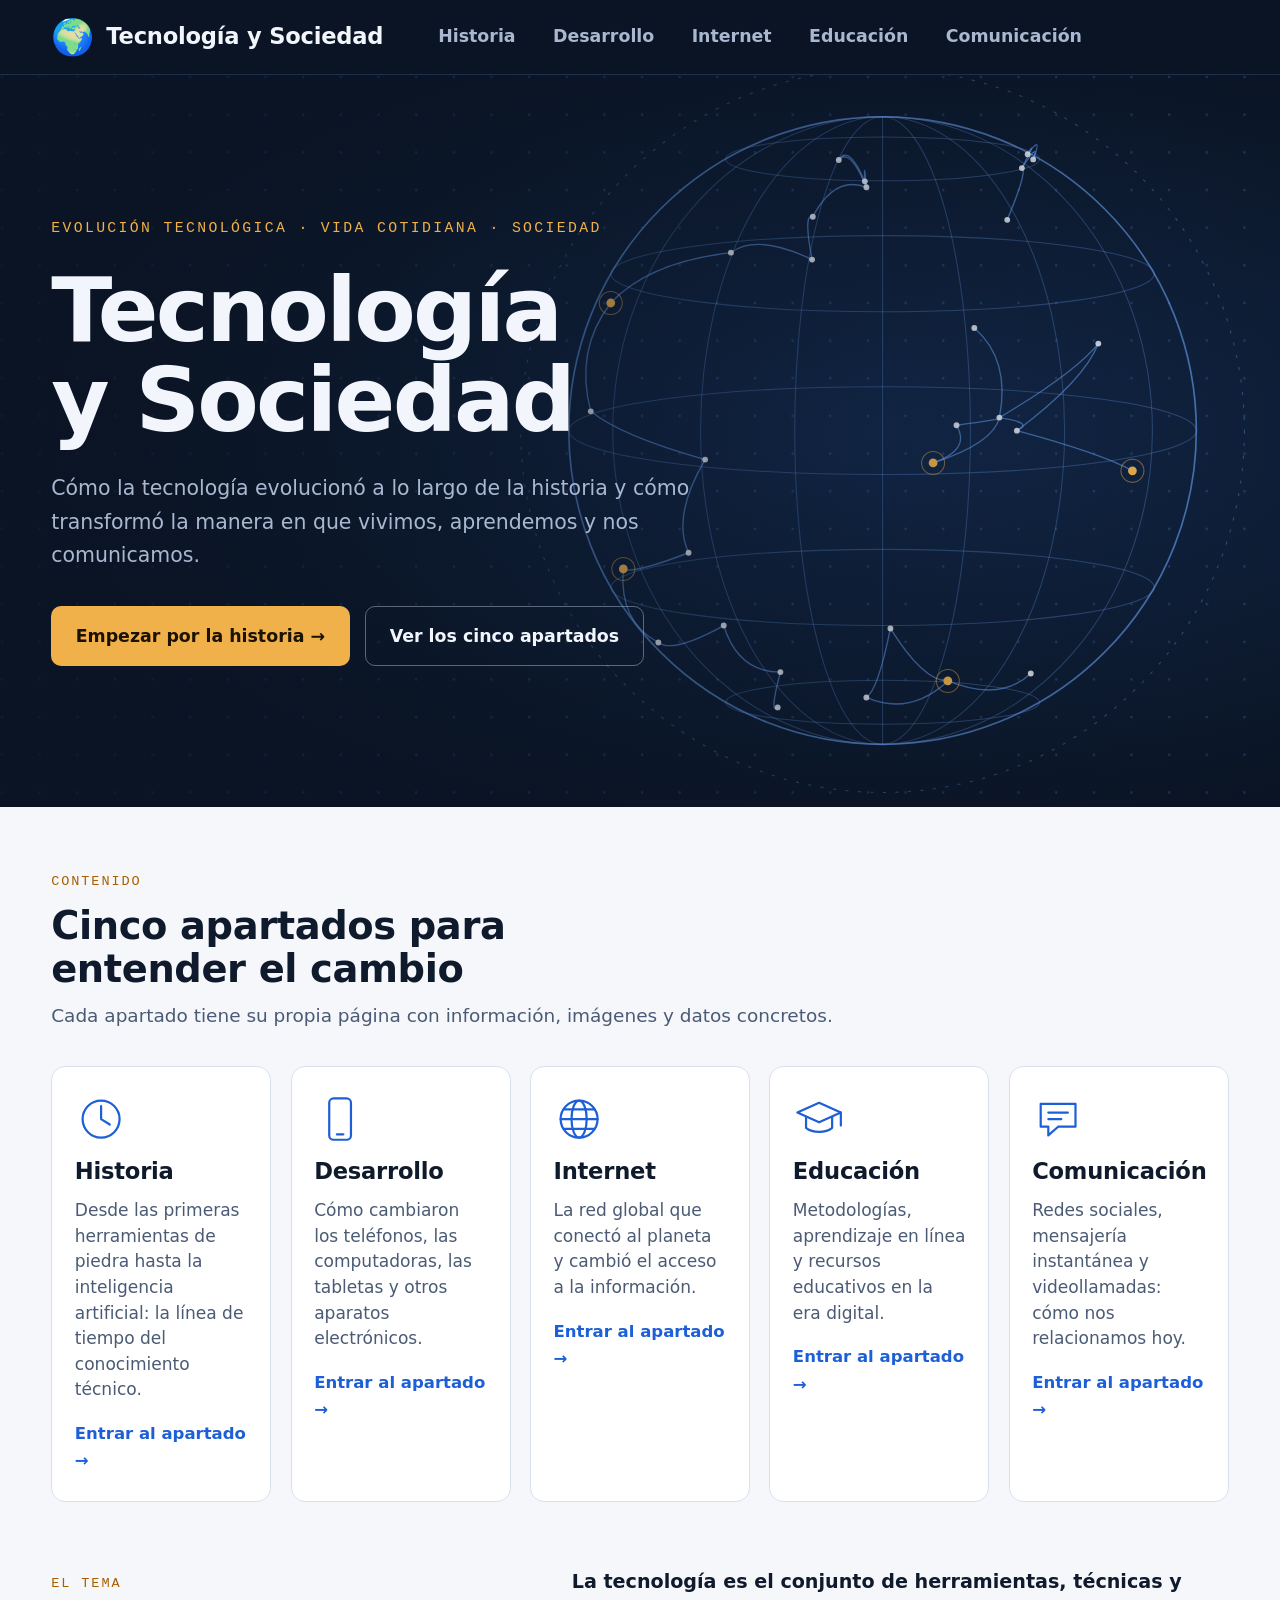
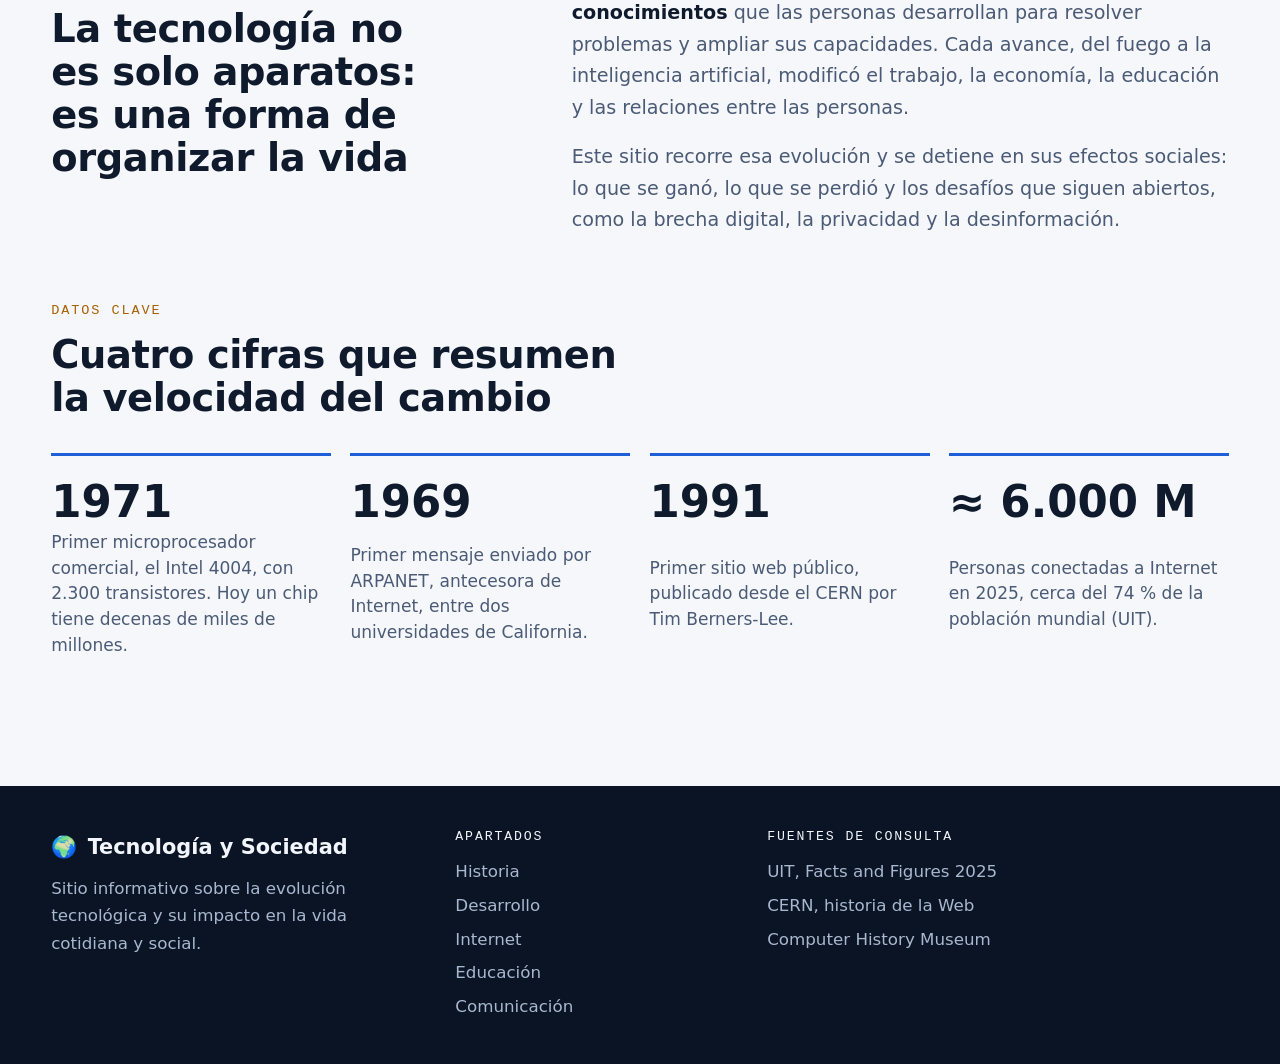
<file: index.html>
<!doctype html>
<html lang="es">

<head>
    <meta charset="utf-8">
    <meta name="viewport" content="width=device-width, initial-scale=1">
    <meta name="description"
        content="Sitio informativo sobre la evolución tecnológica y su impacto en la vida cotidiana y social.">
    <title>Tecnología y Sociedad</title>
    <link rel="stylesheet" href="styles.css">
</head>

<body>
    <header class="site-header">
        <div class="wrap"><a class="brand" href="index.html" aria-label="Tecnología y Sociedad, ir al inicio"><span
                    class="logo" aria-hidden="true">🌍</span><span class="name">Tecnología y Sociedad</span></a>
            <nav class="nav" aria-label="Apartados"><a href="historia.html">Historia</a><a
                    href="desarrollo.html">Desarrollo</a><a href="internet.html">Internet</a><a
                    href="educacion.html">Educación</a><a href="comunicacion.html">Comunicación</a></nav>
        </div>
    </header>
    <section class="hero hero-home"><svg class="wallpaper" viewBox="0 0 1440 700" preserveAspectRatio="xMaxYMid slice"
            aria-hidden="true" focusable="false">
            <defs>
                <radialGradient id="hhg" cx="0.736" cy="0.486" r="0.55">
                    <stop offset="0" stop-color="var(--hd-bg-2)" />
                    <stop offset="1" stop-color="var(--hd-bg)" />
                </radialGradient>
                <pattern id="hhp" width="36" height="36" patternUnits="userSpaceOnUse">
                    <circle cx="2" cy="2" r="1.2" fill="var(--hd-line)" opacity=".22" />
                </pattern>
                <linearGradient id="hhf" x1="0" x2="1">
                    <stop offset="0" stop-color="var(--hd-bg)" stop-opacity=".92" />
                    <stop offset=".55" stop-color="var(--hd-bg)" stop-opacity=".35" />
                    <stop offset="1" stop-color="var(--hd-bg)" stop-opacity="0" />
                </linearGradient>
            </defs>
            <rect width="1440" height="700" fill="url(#hhg)" />
            <rect width="1440" height="700" fill="url(#hhp)" />
            <circle cx="1060" cy="340" r="346" fill="none" stroke="var(--hd-line)" stroke-width="1"
                stroke-dasharray="3 9" opacity=".35" />
            <circle cx="1060" cy="340" r="300" fill="none" stroke="var(--hd-line)" stroke-width="1.6" opacity=".6" />
            <ellipse cx="1060" cy="340" rx="84.0" ry="300" fill="none" stroke="var(--hd-line)" stroke-width="1"
                opacity=".3" />
            <ellipse cx="1060" cy="340" rx="174.0" ry="300" fill="none" stroke="var(--hd-line)" stroke-width="1"
                opacity=".3" />
            <ellipse cx="1060" cy="340" rx="258.0" ry="300" fill="none" stroke="var(--hd-line)" stroke-width="1"
                opacity=".3" />
            <path d="M1060 40 V640" fill="none" stroke="var(--hd-line)" stroke-width="1" opacity=".3" />
            <ellipse cx="1060" cy="80.2" rx="150.0" ry="21.0" fill="none" stroke="var(--hd-line)" stroke-width="1"
                opacity=".3" />
            <ellipse cx="1060" cy="190.0" rx="259.8" ry="36.4" fill="none" stroke="var(--hd-line)" stroke-width="1"
                opacity=".3" />
            <ellipse cx="1060" cy="340.0" rx="300.0" ry="42.0" fill="none" stroke="var(--hd-line)" stroke-width="1"
                opacity=".3" />
            <ellipse cx="1060" cy="490.0" rx="259.8" ry="36.4" fill="none" stroke="var(--hd-line)" stroke-width="1"
                opacity=".3" />
            <ellipse cx="1060" cy="599.8" rx="150.0" ry="21.0" fill="none" stroke="var(--hd-line)" stroke-width="1"
                opacity=".3" />
            <path d="M1108.3 370.9 Q1144.9 358.4 1130.7 334.9" fill="none" stroke="var(--hd-line)" stroke-width="1.3"
                opacity=".55" />
            <path d="M1108.3 370.9 Q1165.9 352.2 1171.7 327.6" fill="none" stroke="var(--hd-line)" stroke-width="1.3"
                opacity=".55" />
            <path d="M1043.0 101.7 Q1042.0 78.5 1044.5 107.3" fill="none" stroke="var(--hd-line)" stroke-width="1.3"
                opacity=".55" />
            <path d="M1043.0 101.7 Q1027.5 65.7 1018.1 81.3" fill="none" stroke="var(--hd-line)" stroke-width="1.3"
                opacity=".55" />
            <path d="M1130.7 334.9 Q1177.1 328.8 1171.7 327.6" fill="none" stroke="var(--hd-line)" stroke-width="1.3"
                opacity=".55" />
            <path d="M1067.5 529.2 Q1055.6 588.2 1044.5 595.2" fill="none" stroke="var(--hd-line)" stroke-width="1.3"
                opacity=".55" />
            <path d="M1067.5 529.2 Q1099.2 580.0 1122.4 579.4" fill="none" stroke="var(--hd-line)" stroke-width="1.3"
                opacity=".55" />
            <path d="M1266.3 256.8 Q1252.6 292.2 1188.4 340.1" fill="none" stroke="var(--hd-line)" stroke-width="1.3"
                opacity=".55" />
            <path d="M1266.3 256.8 Q1243.9 284.7 1171.7 327.6" fill="none" stroke="var(--hd-line)" stroke-width="1.3"
                opacity=".55" />
            <path d="M962.3 570.9 Q951.4 612.0 959.7 604.7" fill="none" stroke="var(--hd-line)" stroke-width="1.3"
                opacity=".55" />
            <path d="M962.3 570.9 Q921.9 571.0 908.1 526.4" fill="none" stroke="var(--hd-line)" stroke-width="1.3"
                opacity=".55" />
            <path d="M1201.7 572.3 Q1172.4 599.7 1122.4 579.4" fill="none" stroke="var(--hd-line)" stroke-width="1.3"
                opacity=".55" />
            <path d="M800.1 218.0 Q765.4 263.3 781.0 321.6" fill="none" stroke="var(--hd-line)" stroke-width="1.3"
                opacity=".55" />
            <path d="M800.1 218.0 Q836.5 178.8 915.0 169.9" fill="none" stroke="var(--hd-line)" stroke-width="1.3"
                opacity=".55" />
            <path d="M1204.0 80.7 Q1213.7 55.4 1198.7 75.8" fill="none" stroke="var(--hd-line)" stroke-width="1.3"
                opacity=".55" />
            <path d="M1204.0 80.7 Q1211.0 62.0 1193.2 89.0" fill="none" stroke="var(--hd-line)" stroke-width="1.3"
                opacity=".55" />
            <path d="M1147.7 241.9 Q1182.5 272.1 1171.7 327.6" fill="none" stroke="var(--hd-line)" stroke-width="1.3"
                opacity=".55" />
            <path d="M845.6 542.6 Q859.0 553.4 908.1 526.4" fill="none" stroke="var(--hd-line)" stroke-width="1.3"
                opacity=".55" />
            <path d="M845.6 542.6 Q807.8 522.7 812.1 472.3" fill="none" stroke="var(--hd-line)" stroke-width="1.3"
                opacity=".55" />
            <path d="M781.0 321.6 Q809.7 345.2 890.3 367.7" fill="none" stroke="var(--hd-line)" stroke-width="1.3"
                opacity=".55" />
            <path d="M1044.5 595.2 Q1085.9 613.2 1122.4 579.4" fill="none" stroke="var(--hd-line)" stroke-width="1.3"
                opacity=".55" />
            <path d="M1298.9 378.5 Q1269.5 362.0 1188.4 340.1" fill="none" stroke="var(--hd-line)" stroke-width="1.3"
                opacity=".55" />
            <path d="M1171.7 327.6 Q1206.0 332.5 1188.4 340.1" fill="none" stroke="var(--hd-line)" stroke-width="1.3"
                opacity=".55" />
            <path d="M890.3 367.7 Q858.3 422.0 874.5 456.8" fill="none" stroke="var(--hd-line)" stroke-width="1.3"
                opacity=".55" />
            <path d="M1198.7 75.8 Q1208.1 59.4 1193.2 89.0" fill="none" stroke="var(--hd-line)" stroke-width="1.3"
                opacity=".55" />
            <path d="M1179.2 138.5 Q1198.9 91.1 1193.2 89.0" fill="none" stroke="var(--hd-line)" stroke-width="1.3"
                opacity=".55" />
            <path d="M874.5 456.8 Q820.7 477.5 812.1 472.3" fill="none" stroke="var(--hd-line)" stroke-width="1.3"
                opacity=".55" />
            <path d="M992.6 176.5 Q984.0 131.6 993.3 135.5" fill="none" stroke="var(--hd-line)" stroke-width="1.3"
                opacity=".55" />
            <path d="M992.6 176.5 Q939.9 151.3 915.0 169.9" fill="none" stroke="var(--hd-line)" stroke-width="1.3"
                opacity=".55" />
            <path d="M993.3 135.5 Q1014.1 95.8 1044.5 107.3" fill="none" stroke="var(--hd-line)" stroke-width="1.3"
                opacity=".55" />
            <path d="M1044.5 107.3 Q1028.3 68.5 1018.1 81.3" fill="none" stroke="var(--hd-line)" stroke-width="1.3"
                opacity=".55" />
            <circle cx="1108.3" cy="370.9" r="4.2" fill="var(--hd-warm)" opacity="1" />
            <circle cx="1108.3" cy="370.9" r="11" fill="none" stroke="var(--hd-warm)" stroke-width="1" opacity=".5" />
            <circle cx="1043.0" cy="101.7" r="2.8" fill="var(--hd-fg)" opacity="0.85" />
            <circle cx="1130.7" cy="334.9" r="2.8" fill="var(--hd-fg)" opacity="0.85" />
            <circle cx="1067.5" cy="529.2" r="2.8" fill="var(--hd-fg)" opacity="0.85" />
            <circle cx="1266.3" cy="256.8" r="2.8" fill="var(--hd-fg)" opacity="0.85" />
            <circle cx="962.3" cy="570.9" r="2.8" fill="var(--hd-fg)" opacity="0.85" />
            <circle cx="1201.7" cy="572.3" r="2.8" fill="var(--hd-fg)" opacity="0.85" />
            <circle cx="800.1" cy="218.0" r="4.2" fill="var(--hd-warm)" opacity="1" />
            <circle cx="800.1" cy="218.0" r="11" fill="none" stroke="var(--hd-warm)" stroke-width="1" opacity=".5" />
            <circle cx="1204.0" cy="80.7" r="2.8" fill="var(--hd-fg)" opacity="0.85" />
            <circle cx="1147.7" cy="241.9" r="2.8" fill="var(--hd-fg)" opacity="0.85" />
            <circle cx="845.6" cy="542.6" r="2.8" fill="var(--hd-fg)" opacity="0.85" />
            <circle cx="781.0" cy="321.6" r="2.8" fill="var(--hd-fg)" opacity="0.85" />
            <circle cx="908.1" cy="526.4" r="2.8" fill="var(--hd-fg)" opacity="0.85" />
            <circle cx="1044.5" cy="595.2" r="2.8" fill="var(--hd-fg)" opacity="0.85" />
            <circle cx="1298.9" cy="378.5" r="4.2" fill="var(--hd-warm)" opacity="1" />
            <circle cx="1298.9" cy="378.5" r="11" fill="none" stroke="var(--hd-warm)" stroke-width="1" opacity=".5" />
            <circle cx="1171.7" cy="327.6" r="2.8" fill="var(--hd-fg)" opacity="0.85" />
            <circle cx="1188.4" cy="340.1" r="2.8" fill="var(--hd-fg)" opacity="0.85" />
            <circle cx="890.3" cy="367.7" r="2.8" fill="var(--hd-fg)" opacity="0.85" />
            <circle cx="1198.7" cy="75.8" r="2.8" fill="var(--hd-fg)" opacity="0.85" />
            <circle cx="1179.2" cy="138.5" r="2.8" fill="var(--hd-fg)" opacity="0.85" />
            <circle cx="874.5" cy="456.8" r="2.8" fill="var(--hd-fg)" opacity="0.85" />
            <circle cx="812.1" cy="472.3" r="4.2" fill="var(--hd-warm)" opacity="1" />
            <circle cx="812.1" cy="472.3" r="11" fill="none" stroke="var(--hd-warm)" stroke-width="1" opacity=".5" />
            <circle cx="992.6" cy="176.5" r="2.8" fill="var(--hd-fg)" opacity="0.85" />
            <circle cx="993.3" cy="135.5" r="2.8" fill="var(--hd-fg)" opacity="0.85" />
            <circle cx="1193.2" cy="89.0" r="2.8" fill="var(--hd-fg)" opacity="0.85" />
            <circle cx="959.7" cy="604.7" r="2.8" fill="var(--hd-fg)" opacity="0.85" />
            <circle cx="1044.5" cy="107.3" r="2.8" fill="var(--hd-fg)" opacity="0.85" />
            <circle cx="1018.1" cy="81.3" r="2.8" fill="var(--hd-fg)" opacity="0.85" />
            <circle cx="1122.4" cy="579.4" r="4.2" fill="var(--hd-warm)" opacity="1" />
            <circle cx="1122.4" cy="579.4" r="11" fill="none" stroke="var(--hd-warm)" stroke-width="1" opacity=".5" />
            <circle cx="915.0" cy="169.9" r="2.8" fill="var(--hd-fg)" opacity="0.85" />
            <rect width="1440" height="700" fill="url(#hhf)" />
        </svg>
        <div class="wrap">
            <div class="copy">
                <div class="eyebrow">Evolución tecnológica · Vida cotidiana · Sociedad</div>
                <h1>Tecnología y Sociedad</h1>
                <p class="lead">Cómo la tecnología evolucionó a lo largo de la historia y cómo transformó la manera en
                    que vivimos, aprendemos y nos comunicamos.</p>
                <div class="cta"><a class="btn btn-primary" href="historia.html">Empezar por la historia →</a><a
                        class="btn btn-ghost" href="#apartados">Ver los cinco apartados</a></div>
            </div>
        </div>
    </section>
    <section class="section" id="apartados">
        <div class="wrap">
            <div class="section-head"><span class="kicker">Contenido</span>
                <h2>Cinco apartados para entender el cambio</h2>
                <p>Cada apartado tiene su propia página con información, imágenes y datos concretos.</p>
            </div>
            <div class="topics"><a class="topic" href="historia.html"><svg class="ico" viewBox="0 0 48 48" fill="none"
                        stroke="currentColor" stroke-width="2.2" stroke-linecap="round" stroke-linejoin="round"
                        aria-hidden="true">
                        <circle cx="24" cy="24" r="17" />
                        <path d="M24 12 V24 L32 29" />
                    </svg>
                    <h3>Historia</h3>
                    <p>Desde las primeras herramientas de piedra hasta la inteligencia artificial: la línea de tiempo
                        del conocimiento técnico.</p><span class="go">Entrar al apartado →</span>
                </a><a class="topic" href="desarrollo.html"><svg class="ico" viewBox="0 0 48 48" fill="none"
                        stroke="currentColor" stroke-width="2.2" stroke-linecap="round" stroke-linejoin="round"
                        aria-hidden="true">
                        <rect x="14" y="5" width="20" height="38" rx="4" />
                        <path d="M21 38 H27" />
                    </svg>
                    <h3>Desarrollo</h3>
                    <p>Cómo cambiaron los teléfonos, las computadoras, las tabletas y otros aparatos electrónicos.</p>
                    <span class="go">Entrar al apartado →</span>
                </a><a class="topic" href="internet.html"><svg class="ico" viewBox="0 0 48 48" fill="none"
                        stroke="currentColor" stroke-width="2.2" stroke-linecap="round" stroke-linejoin="round"
                        aria-hidden="true">
                        <circle cx="24" cy="24" r="17" />
                        <ellipse cx="24" cy="24" rx="7" ry="17" />
                        <path d="M7 24 H41 M10 15 H38 M10 33 H38" />
                    </svg>
                    <h3>Internet</h3>
                    <p>La red global que conectó al planeta y cambió el acceso a la información.</p><span
                        class="go">Entrar al apartado →</span>
                </a><a class="topic" href="educacion.html"><svg class="ico" viewBox="0 0 48 48" fill="none"
                        stroke="currentColor" stroke-width="2.2" stroke-linecap="round" stroke-linejoin="round"
                        aria-hidden="true">
                        <path d="M4 18 L24 9 L44 18 L24 27 Z" />
                        <path d="M12 22 V32 C18 37 30 37 36 32 V22 M44 18 V30" />
                    </svg>
                    <h3>Educación</h3>
                    <p>Metodologías, aprendizaje en línea y recursos educativos en la era digital.</p><span
                        class="go">Entrar al apartado →</span>
                </a><a class="topic" href="comunicacion.html"><svg class="ico" viewBox="0 0 48 48" fill="none"
                        stroke="currentColor" stroke-width="2.2" stroke-linecap="round" stroke-linejoin="round"
                        aria-hidden="true">
                        <path d="M8 10 H40 V31 H24 L15 39 V31 H8 Z" />
                        <path d="M15 18 H33 M15 24 H27" />
                    </svg>
                    <h3>Comunicación</h3>
                    <p>Redes sociales, mensajería instantánea y videollamadas: cómo nos relacionamos hoy.</p><span
                        class="go">Entrar al apartado →</span>
                </a></div>
        </div>
    </section>
    <section class="section">
        <div class="wrap">
            <div class="about">
                <div><span class="kicker">El tema</span>
                    <h2 style="margin-top:.6rem">La tecnología no es solo aparatos: es una forma de organizar la vida
                    </h2>
                </div>
                <div class="txt">
                    <p><b>La tecnología es el conjunto de herramientas, técnicas y conocimientos</b> que las personas
                        desarrollan para resolver problemas y ampliar sus capacidades. Cada avance, del fuego a la
                        inteligencia artificial, modificó el trabajo, la economía, la educación y las relaciones entre
                        las personas.</p>
                    <p>Este sitio recorre esa evolución y se detiene en sus efectos sociales: lo que se ganó, lo que se
                        perdió y los desafíos que siguen abiertos, como la brecha digital, la privacidad y la
                        desinformación.</p>
                </div>
            </div>
        </div>
    </section>
    <section class="section" id="datos">
        <div class="wrap">
            <div class="section-head"><span class="kicker">Datos clave</span>
                <h2>Cuatro cifras que resumen la velocidad del cambio</h2>
            </div>
            <div class="stats">
                <div class="stat"><b>1971</b><span>Primer microprocesador comercial, el Intel 4004, con 2.300
                        transistores. Hoy un chip tiene decenas de miles de millones.</span></div>
                <div class="stat"><b>1969</b><span>Primer mensaje enviado por ARPANET, antecesora de Internet, entre dos
                        universidades de California.</span></div>
                <div class="stat"><b>1991</b><span>Primer sitio web público, publicado desde el CERN por Tim
                        Berners-Lee.</span></div>
                <div class="stat"><b>≈ 6.000 M</b><span>Personas conectadas a Internet en 2025, cerca del 74 % de la
                        población mundial (UIT).</span></div>
            </div>
        </div>
    </section>
    <footer class="site-footer">
        <div class="wrap">
            <div>
                <div class="fb"><span aria-hidden="true">🌍</span>Tecnología y Sociedad</div>
                <p>Sitio informativo sobre la evolución tecnológica y su impacto en la vida cotidiana y social.</p>
            </div>
            <div>
                <h4>Apartados</h4>
                <ul>
                    <li><a href="historia.html">Historia</a></li>
                    <li><a href="desarrollo.html">Desarrollo</a></li>
                    <li><a href="internet.html">Internet</a></li>
                    <li><a href="educacion.html">Educación</a></li>
                    <li><a href="comunicacion.html">Comunicación</a></li>
                </ul>
            </div>
            <div>
                <h4>Fuentes de consulta</h4>
                <ul>
                    <li><a href="https://www.itu.int/en/mediacentre/Pages/PR-2025-11-17-Facts-and-Figures.aspx"
                            rel="noopener" target="_blank">UIT, Facts and Figures 2025</a></li>
                    <li><a href="https://home.cern/science/computing/birth-web" rel="noopener" target="_blank">CERN,
                            historia de la Web</a></li>
                    <li><a href="https://computerhistory.org" rel="noopener" target="_blank">Computer History Museum</a>
                    </li>
                </ul>
            </div>
        </div>
    </footer>
</body>

</html>
</file>
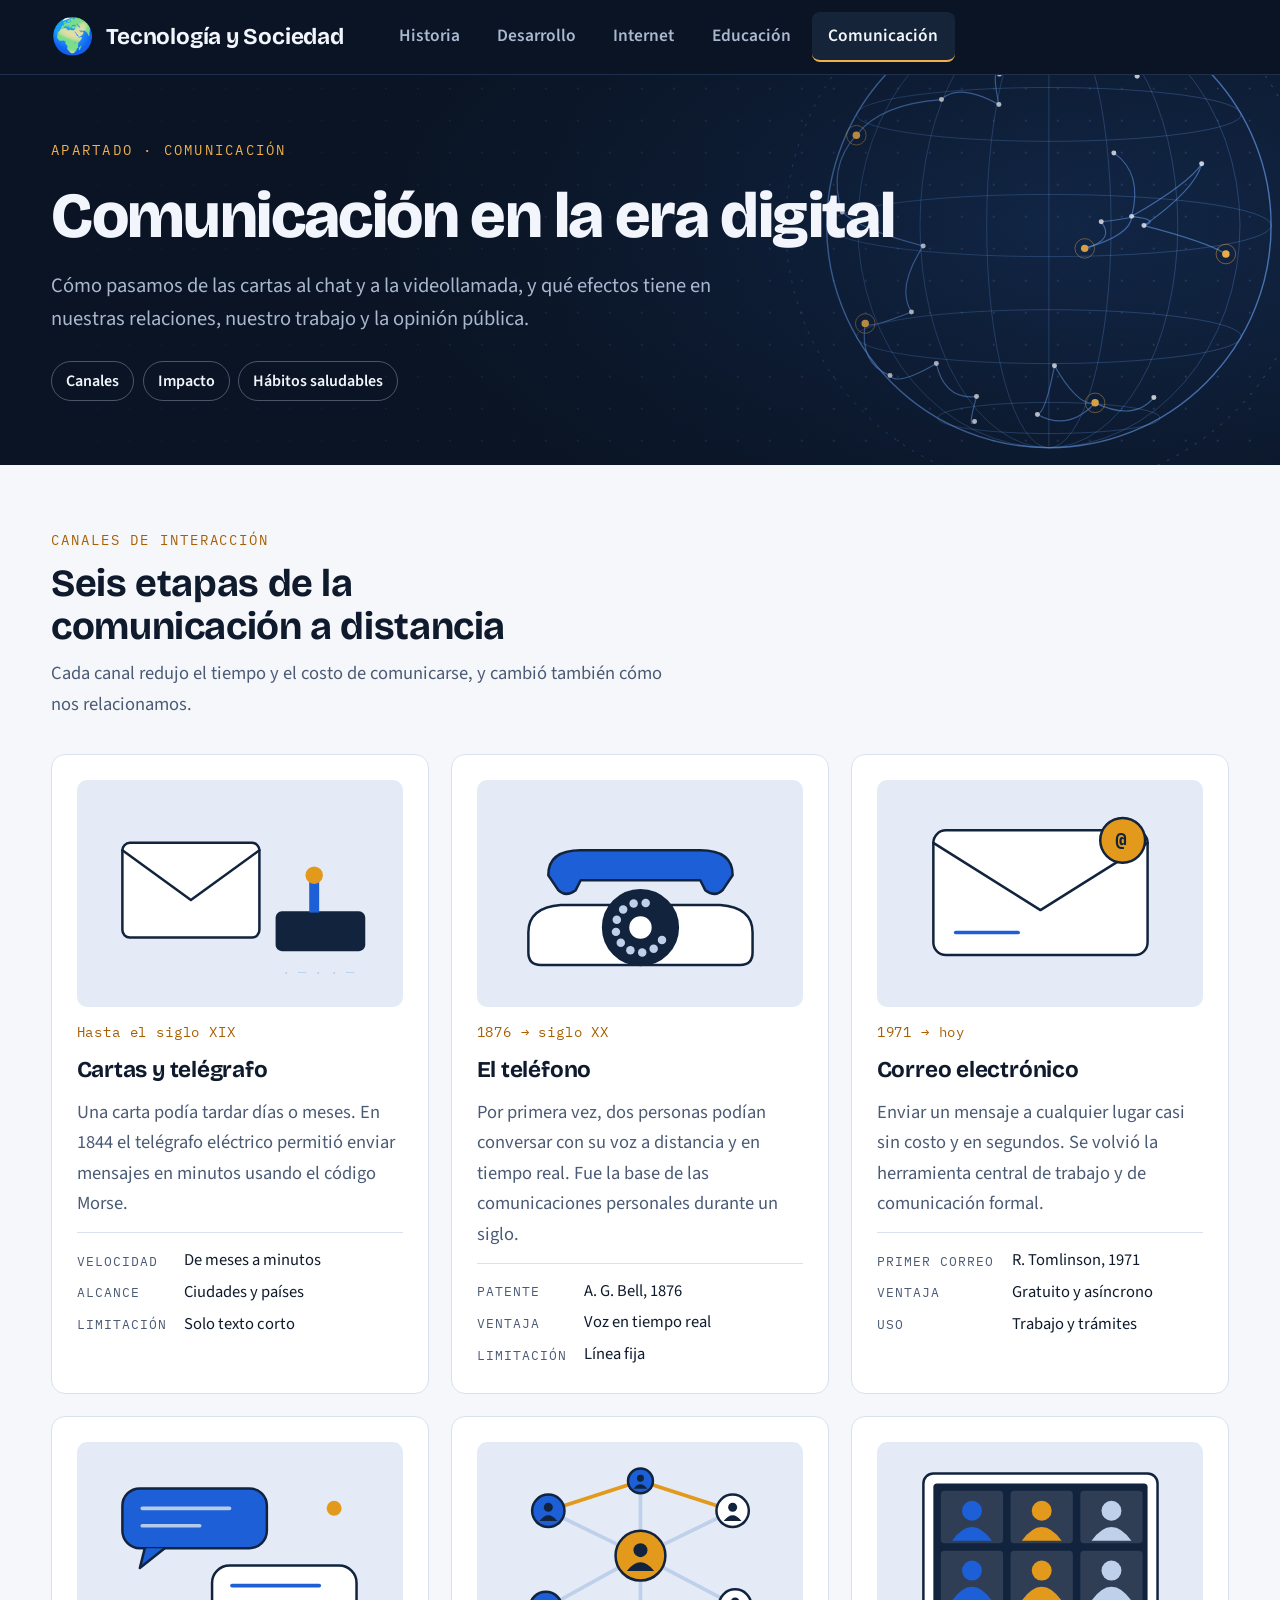
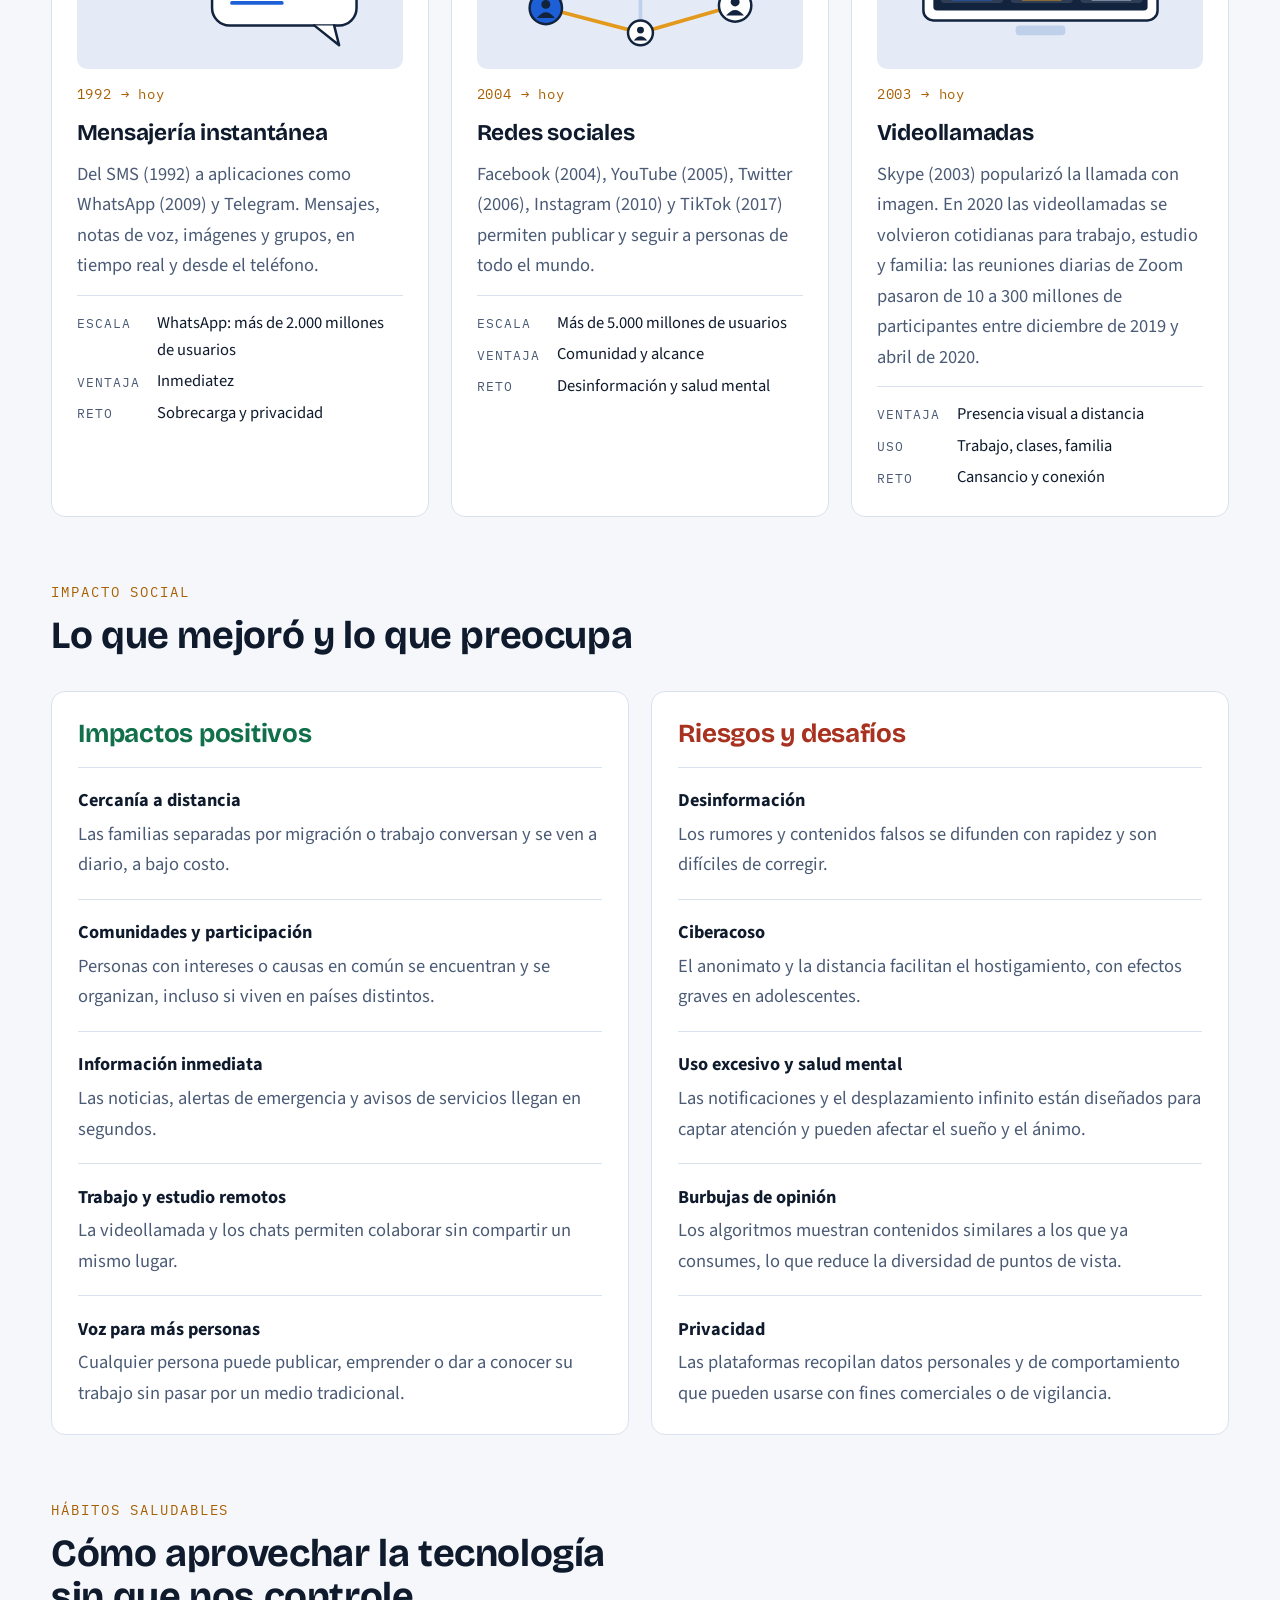
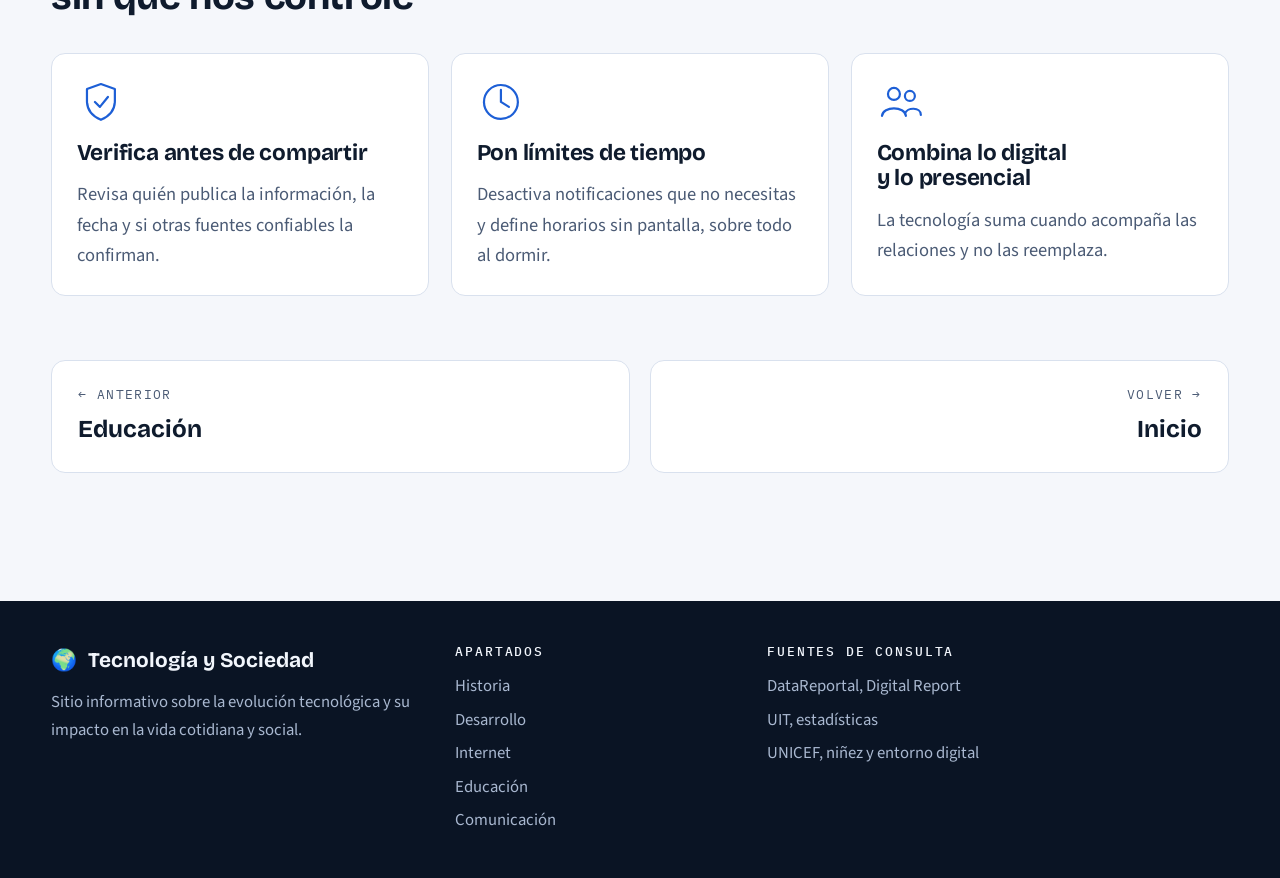
<file: comunicacion.html>
<!doctype html>
<html lang="es">

<head>
    <meta charset="utf-8">
    <meta name="viewport" content="width=device-width, initial-scale=1">
    <meta name="description"
        content="Transformación de los canales de comunicación: redes sociales, mensajería instantánea y videollamadas.">
    <title>Comunicación · Tecnología y Sociedad</title>
    <link rel="preconnect" href="https://fonts.googleapis.com">
    <link rel="preconnect" href="https://fonts.gstatic.com" crossorigin>
    <link rel="stylesheet"
        href="https://fonts.googleapis.com/css2?family=Bricolage+Grotesque:opsz,wght@12..96,500;12..96,700;12..96,800&family=IBM+Plex+Mono:wght@400;500&family=Source+Sans+3:wght@400;600;700&display=swap">
    <link rel="stylesheet" href="styles.css">
</head>

<body>
    <header class="site-header">
        <div class="wrap"><a class="brand" href="index.html" aria-label="Tecnología y Sociedad, ir al inicio"><span
                    class="logo" aria-hidden="true">🌍</span><span class="name">Tecnología y Sociedad</span></a>
            <nav class="nav" aria-label="Apartados"><a href="historia.html">Historia</a><a
                    href="desarrollo.html">Desarrollo</a><a href="internet.html">Internet</a><a
                    href="educacion.html">Educación</a><a href="comunicacion.html" aria-current="page">Comunicación</a>
            </nav>
        </div>
    </header>
    <section class="hero hero-page"><svg class="wallpaper" viewBox="0 0 1440 700" preserveAspectRatio="xMaxYMid slice"
            aria-hidden="true" focusable="false">
            <defs>
                <radialGradient id="hpg" cx="0.819" cy="0.429" r="0.55">
                    <stop offset="0" stop-color="var(--hd-bg-2)" />
                    <stop offset="1" stop-color="var(--hd-bg)" />
                </radialGradient>
                <pattern id="hpp" width="36" height="36" patternUnits="userSpaceOnUse">
                    <circle cx="2" cy="2" r="1.2" fill="var(--hd-line)" opacity=".22" />
                </pattern>
                <linearGradient id="hpf" x1="0" x2="1">
                    <stop offset="0" stop-color="var(--hd-bg)" stop-opacity=".92" />
                    <stop offset=".55" stop-color="var(--hd-bg)" stop-opacity=".35" />
                    <stop offset="1" stop-color="var(--hd-bg)" stop-opacity="0" />
                </linearGradient>
            </defs>
            <rect width="1440" height="700" fill="url(#hpg)" />
            <rect width="1440" height="700" fill="url(#hpp)" />
            <circle cx="1180" cy="300" r="296" fill="none" stroke="var(--hd-line)" stroke-width="1"
                stroke-dasharray="3 9" opacity=".35" />
            <circle cx="1180" cy="300" r="250" fill="none" stroke="var(--hd-line)" stroke-width="1.6" opacity=".6" />
            <ellipse cx="1180" cy="300" rx="70.0" ry="250" fill="none" stroke="var(--hd-line)" stroke-width="1"
                opacity=".3" />
            <ellipse cx="1180" cy="300" rx="145.0" ry="250" fill="none" stroke="var(--hd-line)" stroke-width="1"
                opacity=".3" />
            <ellipse cx="1180" cy="300" rx="215.0" ry="250" fill="none" stroke="var(--hd-line)" stroke-width="1"
                opacity=".3" />
            <path d="M1180 50 V550" fill="none" stroke="var(--hd-line)" stroke-width="1" opacity=".3" />
            <ellipse cx="1180" cy="83.5" rx="125.0" ry="17.5" fill="none" stroke="var(--hd-line)" stroke-width="1"
                opacity=".3" />
            <ellipse cx="1180" cy="175.0" rx="216.5" ry="30.3" fill="none" stroke="var(--hd-line)" stroke-width="1"
                opacity=".3" />
            <ellipse cx="1180" cy="300.0" rx="250.0" ry="35.0" fill="none" stroke="var(--hd-line)" stroke-width="1"
                opacity=".3" />
            <ellipse cx="1180" cy="425.0" rx="216.5" ry="30.3" fill="none" stroke="var(--hd-line)" stroke-width="1"
                opacity=".3" />
            <ellipse cx="1180" cy="516.5" rx="125.0" ry="17.5" fill="none" stroke="var(--hd-line)" stroke-width="1"
                opacity=".3" />
            <path d="M1220.3 325.7 Q1255.0 316.2 1238.9 295.8" fill="none" stroke="var(--hd-line)" stroke-width="1.3"
                opacity=".55" />
            <path d="M1220.3 325.7 Q1272.5 310.7 1273.1 289.7" fill="none" stroke="var(--hd-line)" stroke-width="1.3"
                opacity=".55" />
            <path d="M1165.8 101.4 Q1164.7 77.8 1167.1 106.1" fill="none" stroke="var(--hd-line)" stroke-width="1.3"
                opacity=".55" />
            <path d="M1165.8 101.4 Q1152.4 67.1 1145.1 84.4" fill="none" stroke="var(--hd-line)" stroke-width="1.3"
                opacity=".55" />
            <path d="M1238.9 295.8 Q1281.9 290.2 1273.1 289.7" fill="none" stroke="var(--hd-line)" stroke-width="1.3"
                opacity=".55" />
            <path d="M1186.3 457.7 Q1176.2 511.2 1167.1 512.6" fill="none" stroke="var(--hd-line)" stroke-width="1.3"
                opacity=".55" />
            <path d="M1186.3 457.7 Q1213.3 504.3 1232.0 499.5" fill="none" stroke="var(--hd-line)" stroke-width="1.3"
                opacity=".55" />
            <path d="M1351.9 230.6 Q1344.7 259.1 1287.0 300.1" fill="none" stroke="var(--hd-line)" stroke-width="1.3"
                opacity=".55" />
            <path d="M1351.9 230.6 Q1337.4 252.7 1273.1 289.7" fill="none" stroke="var(--hd-line)" stroke-width="1.3"
                opacity=".55" />
            <path d="M1098.6 492.4 Q1087.9 530.7 1096.4 520.6" fill="none" stroke="var(--hd-line)" stroke-width="1.3"
                opacity=".55" />
            <path d="M1098.6 492.4 Q1062.7 496.2 1053.4 455.3" fill="none" stroke="var(--hd-line)" stroke-width="1.3"
                opacity=".55" />
            <path d="M1298.1 493.6 Q1275.4 520.4 1232.0 499.5" fill="none" stroke="var(--hd-line)" stroke-width="1.3"
                opacity=".55" />
            <path d="M963.4 198.4 Q930.3 235.0 947.5 284.7" fill="none" stroke="var(--hd-line)" stroke-width="1.3"
                opacity=".55" />
            <path d="M963.4 198.4 Q990.2 163.1 1059.2 158.3" fill="none" stroke="var(--hd-line)" stroke-width="1.3"
                opacity=".55" />
            <path d="M1300.0 83.9 Q1310.1 59.0 1295.6 79.9" fill="none" stroke="var(--hd-line)" stroke-width="1.3"
                opacity=".55" />
            <path d="M1300.0 83.9 Q1307.9 64.5 1291.0 90.8" fill="none" stroke="var(--hd-line)" stroke-width="1.3"
                opacity=".55" />
            <path d="M1253.1 218.3 Q1285.9 241.4 1273.1 289.7" fill="none" stroke="var(--hd-line)" stroke-width="1.3"
                opacity=".55" />
            <path d="M1001.3 468.8 Q1009.6 481.0 1053.4 455.3" fill="none" stroke="var(--hd-line)" stroke-width="1.3"
                opacity=".55" />
            <path d="M1001.3 468.8 Q966.3 454.8 973.4 410.2" fill="none" stroke="var(--hd-line)" stroke-width="1.3"
                opacity=".55" />
            <path d="M947.5 284.7 Q967.1 304.4 1038.6 323.1" fill="none" stroke="var(--hd-line)" stroke-width="1.3"
                opacity=".55" />
            <path d="M1167.1 512.6 Q1202.0 532.0 1232.0 499.5" fill="none" stroke="var(--hd-line)" stroke-width="1.3"
                opacity=".55" />
            <path d="M1379.1 332.1 Q1358.9 318.8 1287.0 300.1" fill="none" stroke="var(--hd-line)" stroke-width="1.3"
                opacity=".55" />
            <path d="M1273.1 289.7 Q1306.0 293.6 1287.0 300.1" fill="none" stroke="var(--hd-line)" stroke-width="1.3"
                opacity=".55" />
            <path d="M1038.6 323.1 Q1007.9 370.0 1025.4 397.3" fill="none" stroke="var(--hd-line)" stroke-width="1.3"
                opacity=".55" />
            <path d="M1295.6 79.9 Q1305.4 62.3 1291.0 90.8" fill="none" stroke="var(--hd-line)" stroke-width="1.3"
                opacity=".55" />
            <path d="M1279.3 132.1 Q1297.8 88.8 1291.0 90.8" fill="none" stroke="var(--hd-line)" stroke-width="1.3"
                opacity=".55" />
            <path d="M1025.4 397.3 Q976.8 416.7 973.4 410.2" fill="none" stroke="var(--hd-line)" stroke-width="1.3"
                opacity=".55" />
            <path d="M1123.8 163.8 Q1115.2 122.2 1124.4 129.6" fill="none" stroke="var(--hd-line)" stroke-width="1.3"
                opacity=".55" />
            <path d="M1123.8 163.8 Q1077.6 139.1 1059.2 158.3" fill="none" stroke="var(--hd-line)" stroke-width="1.3"
                opacity=".55" />
            <path d="M1124.4 129.6 Q1140.9 92.3 1167.1 106.1" fill="none" stroke="var(--hd-line)" stroke-width="1.3"
                opacity=".55" />
            <path d="M1167.1 106.1 Q1153.1 69.4 1145.1 84.4" fill="none" stroke="var(--hd-line)" stroke-width="1.3"
                opacity=".55" />
            <circle cx="1220.3" cy="325.7" r="4.2" fill="var(--hd-warm)" opacity="1" />
            <circle cx="1220.3" cy="325.7" r="11" fill="none" stroke="var(--hd-warm)" stroke-width="1" opacity=".5" />
            <circle cx="1165.8" cy="101.4" r="2.8" fill="var(--hd-fg)" opacity="0.85" />
            <circle cx="1238.9" cy="295.8" r="2.8" fill="var(--hd-fg)" opacity="0.85" />
            <circle cx="1186.3" cy="457.7" r="2.8" fill="var(--hd-fg)" opacity="0.85" />
            <circle cx="1351.9" cy="230.6" r="2.8" fill="var(--hd-fg)" opacity="0.85" />
            <circle cx="1098.6" cy="492.4" r="2.8" fill="var(--hd-fg)" opacity="0.85" />
            <circle cx="1298.1" cy="493.6" r="2.8" fill="var(--hd-fg)" opacity="0.85" />
            <circle cx="963.4" cy="198.4" r="4.2" fill="var(--hd-warm)" opacity="1" />
            <circle cx="963.4" cy="198.4" r="11" fill="none" stroke="var(--hd-warm)" stroke-width="1" opacity=".5" />
            <circle cx="1300.0" cy="83.9" r="2.8" fill="var(--hd-fg)" opacity="0.85" />
            <circle cx="1253.1" cy="218.3" r="2.8" fill="var(--hd-fg)" opacity="0.85" />
            <circle cx="1001.3" cy="468.8" r="2.8" fill="var(--hd-fg)" opacity="0.85" />
            <circle cx="947.5" cy="284.7" r="2.8" fill="var(--hd-fg)" opacity="0.85" />
            <circle cx="1053.4" cy="455.3" r="2.8" fill="var(--hd-fg)" opacity="0.85" />
            <circle cx="1167.1" cy="512.6" r="2.8" fill="var(--hd-fg)" opacity="0.85" />
            <circle cx="1379.1" cy="332.1" r="4.2" fill="var(--hd-warm)" opacity="1" />
            <circle cx="1379.1" cy="332.1" r="11" fill="none" stroke="var(--hd-warm)" stroke-width="1" opacity=".5" />
            <circle cx="1273.1" cy="289.7" r="2.8" fill="var(--hd-fg)" opacity="0.85" />
            <circle cx="1287.0" cy="300.1" r="2.8" fill="var(--hd-fg)" opacity="0.85" />
            <circle cx="1038.6" cy="323.1" r="2.8" fill="var(--hd-fg)" opacity="0.85" />
            <circle cx="1295.6" cy="79.9" r="2.8" fill="var(--hd-fg)" opacity="0.85" />
            <circle cx="1279.3" cy="132.1" r="2.8" fill="var(--hd-fg)" opacity="0.85" />
            <circle cx="1025.4" cy="397.3" r="2.8" fill="var(--hd-fg)" opacity="0.85" />
            <circle cx="973.4" cy="410.2" r="4.2" fill="var(--hd-warm)" opacity="1" />
            <circle cx="973.4" cy="410.2" r="11" fill="none" stroke="var(--hd-warm)" stroke-width="1" opacity=".5" />
            <circle cx="1123.8" cy="163.8" r="2.8" fill="var(--hd-fg)" opacity="0.85" />
            <circle cx="1124.4" cy="129.6" r="2.8" fill="var(--hd-fg)" opacity="0.85" />
            <circle cx="1291.0" cy="90.8" r="2.8" fill="var(--hd-fg)" opacity="0.85" />
            <circle cx="1096.4" cy="520.6" r="2.8" fill="var(--hd-fg)" opacity="0.85" />
            <circle cx="1167.1" cy="106.1" r="2.8" fill="var(--hd-fg)" opacity="0.85" />
            <circle cx="1145.1" cy="84.4" r="2.8" fill="var(--hd-fg)" opacity="0.85" />
            <circle cx="1232.0" cy="499.5" r="4.2" fill="var(--hd-warm)" opacity="1" />
            <circle cx="1232.0" cy="499.5" r="11" fill="none" stroke="var(--hd-warm)" stroke-width="1" opacity=".5" />
            <circle cx="1059.2" cy="158.3" r="2.8" fill="var(--hd-fg)" opacity="0.85" />
            <rect width="1440" height="700" fill="url(#hpf)" />
        </svg>
        <div class="wrap">
            <div class="copy">
                <div class="eyebrow">Apartado · Comunicación</div>
                <h1>Comunicación en la era digital</h1>
                <p class="lead">Cómo pasamos de las cartas al chat y a la videollamada, y qué efectos tiene en nuestras
                    relaciones, nuestro trabajo y la opinión pública.</p>
                <div class="chips"><a href="#canales">Canales</a><a href="#impacto">Impacto</a><a
                        href="#habitos">Hábitos saludables</a></div>
            </div>
        </div>
    </section>
    <section class="section" id="canales">
        <div class="wrap">
            <div class="section-head"><span class="kicker">Canales de interacción</span>
                <h2>Seis etapas de la comunicación a distancia</h2>
                <p>Cada canal redujo el tiempo y el costo de comunicarse, y cambió también cómo nos relacionamos.</p>
            </div>
            <div class="grid g3">
                <article class="card">
                    <figure class="fig"><svg class="il" viewBox="0 0 240 160" role="img"
                            aria-label="Ilustración de una carta y un telégrafo">
                            <rect class="b l" x="26" y="40" width="110" height="76" rx="6" />
                            <path class="n l" d="M26 46 L81 86 L136 46" />
                            <rect class="c" x="104" y="48" width="22" height="26" rx="2" opacity="0" />
                            <rect class="d l" x="150" y="96" width="70" height="30" rx="4" />
                            <rect class="a" x="176" y="70" width="8" height="26" />
                            <circle class="c" cx="180" cy="66" r="7" />
                            <path class="sc" d="M160 84 h6 M172 84 h14 M192 84 h6 M204 84 h12" opacity="0" /><text
                                x="154" y="148">· — · · —</text>
                        </svg></figure><span class="tag">Hasta el siglo XIX</span>
                    <h3>Cartas y telégrafo</h3>
                    <p>Una carta podía tardar días o meses. En 1844 el telégrafo eléctrico permitió enviar mensajes en
                        minutos usando el código Morse.</p>
                    <dl class="specs">
                        <dt>Velocidad</dt>
                        <dd>De meses a minutos</dd>
                        <dt>Alcance</dt>
                        <dd>Ciudades y países</dd>
                        <dt>Limitación</dt>
                        <dd>Solo texto corto</dd>
                    </dl>
                </article>
                <article class="card">
                    <figure class="fig"><svg class="il" viewBox="0 0 240 160" role="img"
                            aria-label="Ilustración de un teléfono de disco">
                            <path class="b l"
                                d="M30 112 Q30 92 56 90 H184 Q210 92 210 112 V128 Q210 138 200 138 H40 Q30 138 30 128 Z" />
                            <circle class="d l" cx="120" cy="108" r="30" />
                            <circle class="b" cx="120" cy="108" r="9" />
                            <circle class="w" cx="137.3" cy="118.0" r="3.4" />
                            <circle class="w" cx="130.6" cy="125.0" r="3.4" />
                            <circle class="w" cx="121.4" cy="128.0" r="3.4" />
                            <circle class="w" cx="111.9" cy="126.3" r="3.4" />
                            <circle class="w" cx="104.2" cy="120.3" r="3.4" />
                            <circle class="w" cx="100.3" cy="111.5" r="3.4" />
                            <circle class="w" cx="101.0" cy="101.8" r="3.4" />
                            <circle class="w" cx="106.1" cy="93.6" r="3.4" />
                            <circle class="w" cx="114.5" cy="88.8" r="3.4" />
                            <circle class="w" cx="124.2" cy="88.4" r="3.4" />
                            <path class="a l"
                                d="M46 66 Q46 46 72 46 H168 Q194 46 194 66 L186 78 Q180 84 172 78 L168 70 H72 L68 78 Q60 84 54 78 Z" />
                        </svg></figure><span class="tag">1876 → siglo XX</span>
                    <h3>El teléfono</h3>
                    <p>Por primera vez, dos personas podían conversar con su voz a distancia y en tiempo real. Fue la
                        base de las comunicaciones personales durante un siglo.</p>
                    <dl class="specs">
                        <dt>Patente</dt>
                        <dd>A. G. Bell, 1876</dd>
                        <dt>Ventaja</dt>
                        <dd>Voz en tiempo real</dd>
                        <dt>Limitación</dt>
                        <dd>Línea fija</dd>
                    </dl>
                </article>
                <article class="card">
                    <figure class="fig"><svg class="il" viewBox="0 0 240 160" role="img"
                            aria-label="Ilustración de un correo electrónico con el símbolo arroba">
                            <rect class="b l" x="34" y="30" width="172" height="100" rx="10" />
                            <path class="n l" d="M34 40 L120 94 L206 40" />
                            <circle class="c l" cx="186" cy="38" r="18" /><text x="180" y="43"
                                style="fill:var(--il-d);font-size:16px;font-weight:700">@</text>
                            <path class="sa" d="M52 112 h50" />
                        </svg></figure><span class="tag">1971 → hoy</span>
                    <h3>Correo electrónico</h3>
                    <p>Enviar un mensaje a cualquier lugar casi sin costo y en segundos. Se volvió la herramienta
                        central de trabajo y de comunicación formal.</p>
                    <dl class="specs">
                        <dt>Primer correo</dt>
                        <dd>R. Tomlinson, 1971</dd>
                        <dt>Ventaja</dt>
                        <dd>Gratuito y asíncrono</dd>
                        <dt>Uso</dt>
                        <dd>Trabajo y trámites</dd>
                    </dl>
                </article>
                <article class="card">
                    <figure class="fig"><svg class="il" viewBox="0 0 240 160" role="img"
                            aria-label="Ilustración de burbujas de conversación de un chat">
                            <rect class="a l" x="26" y="26" width="116" height="48" rx="14" />
                            <path class="a l" d="M44 74 l-4 16 l20 -16" />
                            <path class="b" d="M44 74 l-4 16 l20 -16" opacity="0" />
                            <path class="sw" d="M42 42 h70 M42 56 h46" stroke="#fff" opacity=".95" />
                            <rect class="b l" x="98" y="88" width="116" height="48" rx="14" />
                            <path class="b l" d="M196 136 l4 16 l-20 -16" />
                            <path class="sa" d="M114 104 h70 M114 118 h40" />
                            <circle class="c" cx="196" cy="42" r="6" />
                        </svg></figure><span class="tag">1992 → hoy</span>
                    <h3>Mensajería instantánea</h3>
                    <p>Del SMS (1992) a aplicaciones como WhatsApp (2009) y Telegram. Mensajes, notas de voz, imágenes y
                        grupos, en tiempo real y desde el teléfono.</p>
                    <dl class="specs">
                        <dt>Escala</dt>
                        <dd>WhatsApp: más de 2.000 millones de usuarios</dd>
                        <dt>Ventaja</dt>
                        <dd>Inmediatez</dd>
                        <dt>Reto</dt>
                        <dd>Sobrecarga y privacidad</dd>
                    </dl>
                </article>
                <article class="card">
                    <figure class="fig"><svg class="il" viewBox="0 0 240 160" role="img"
                            aria-label="Ilustración de una red social con personas conectadas">
                            <path class="sw" d="M120 80 L46 44" />
                            <path class="sw" d="M120 80 L194 44" />
                            <path class="sw" d="M120 80 L44 122" />
                            <path class="sw" d="M120 80 L196 120" />
                            <path class="sw" d="M120 80 L120 20" />
                            <path class="sw" d="M120 80 L120 142" />
                            <path class="sc" d="M46 44 L120 20 L194 44 M44 122 L120 142 L196 120" />
                            <circle class="c l" cx="120" cy="80" r="20" />
                            <circle class="d" cx="120" cy="75.6" r="5.6" />
                            <path class="d" d="M109.0 92.4 q11.0 -14.0 22.0 0 z" />
                            <circle class="a l" cx="46" cy="44" r="13" />
                            <circle class="d" cx="46" cy="41.14" r="3.6" />
                            <path class="d" d="M38.9 52.1 q7.2 -9.1 14.3 0 z" />
                            <circle class="b l" cx="194" cy="44" r="13" />
                            <circle class="d" cx="194" cy="41.14" r="3.6" />
                            <path class="d" d="M186.8 52.1 q7.2 -9.1 14.3 0 z" />
                            <circle class="a l" cx="44" cy="122" r="13" />
                            <circle class="d" cx="44" cy="119.14" r="3.6" />
                            <path class="d" d="M36.9 130.1 q7.2 -9.1 14.3 0 z" />
                            <circle class="b l" cx="196" cy="120" r="13" />
                            <circle class="d" cx="196" cy="117.14" r="3.6" />
                            <path class="d" d="M188.8 128.1 q7.2 -9.1 14.3 0 z" />
                            <circle class="a l" cx="120" cy="20" r="10" />
                            <circle class="d" cx="120" cy="17.8" r="2.8" />
                            <path class="d" d="M114.5 26.2 q5.5 -7.0 11.0 0 z" />
                            <circle class="b l" cx="120" cy="142" r="10" />
                            <circle class="d" cx="120" cy="139.8" r="2.8" />
                            <path class="d" d="M114.5 148.2 q5.5 -7.0 11.0 0 z" />
                        </svg></figure><span class="tag">2004 → hoy</span>
                    <h3>Redes sociales</h3>
                    <p>Facebook (2004), YouTube (2005), Twitter (2006), Instagram (2010) y TikTok (2017) permiten
                        publicar y seguir a personas de todo el mundo.</p>
                    <dl class="specs">
                        <dt>Escala</dt>
                        <dd>Más de 5.000 millones de usuarios</dd>
                        <dt>Ventaja</dt>
                        <dd>Comunidad y alcance</dd>
                        <dt>Reto</dt>
                        <dd>Desinformación y salud mental</dd>
                    </dl>
                </article>
                <article class="card">
                    <figure class="fig"><svg class="il" viewBox="0 0 240 160" role="img"
                            aria-label="Ilustración de una videollamada con varios participantes">
                            <rect class="b l" x="26" y="14" width="188" height="118" rx="8" />
                            <rect class="d" x="34" y="22" width="172" height="102" rx="3" />
                            <rect class="b" x="40" y="28" width="50" height="42" rx="3" opacity=".12" />
                            <circle class="a" cx="65" cy="44" r="8" />
                            <path class="a" d="M49 68 q16 -22 32 0 z" />
                            <rect class="b" x="96" y="28" width="50" height="42" rx="3" opacity=".12" />
                            <circle class="c" cx="121" cy="44" r="8" />
                            <path class="c" d="M105 68 q16 -22 32 0 z" />
                            <rect class="b" x="152" y="28" width="50" height="42" rx="3" opacity=".12" />
                            <circle class="w" cx="177" cy="44" r="8" />
                            <path class="w" d="M161 68 q16 -22 32 0 z" />
                            <rect class="b" x="40" y="76" width="50" height="42" rx="3" opacity=".12" />
                            <circle class="a" cx="65" cy="92" r="8" />
                            <path class="a" d="M49 116 q16 -22 32 0 z" />
                            <rect class="b" x="96" y="76" width="50" height="42" rx="3" opacity=".12" />
                            <circle class="c" cx="121" cy="92" r="8" />
                            <path class="c" d="M105 116 q16 -22 32 0 z" />
                            <rect class="b" x="152" y="76" width="50" height="42" rx="3" opacity=".12" />
                            <circle class="w" cx="177" cy="92" r="8" />
                            <path class="w" d="M161 116 q16 -22 32 0 z" />
                            <rect class="w" x="100" y="136" width="40" height="8" rx="3" />
                        </svg></figure><span class="tag">2003 → hoy</span>
                    <h3>Videollamadas</h3>
                    <p>Skype (2003) popularizó la llamada con imagen. En 2020 las videollamadas se volvieron cotidianas
                        para trabajo, estudio y familia: las reuniones diarias de Zoom pasaron de 10 a 300 millones de
                        participantes entre diciembre de 2019 y abril de 2020.</p>
                    <dl class="specs">
                        <dt>Ventaja</dt>
                        <dd>Presencia visual a distancia</dd>
                        <dt>Uso</dt>
                        <dd>Trabajo, clases, familia</dd>
                        <dt>Reto</dt>
                        <dd>Cansancio y conexión</dd>
                    </dl>
                </article>
            </div>
        </div>
    </section>
    <section class="section" id="impacto">
        <div class="wrap">
            <div class="section-head"><span class="kicker">Impacto social</span>
                <h2>Lo que mejoró y lo que preocupa</h2>
            </div>
            <div class="pc">
                <div class="col pos">
                    <h3>Impactos positivos</h3>
                    <div class="pt"><b>Cercanía a distancia</b><span>Las familias separadas por migración o trabajo
                            conversan y se ven a diario, a bajo costo.</span></div>
                    <div class="pt"><b>Comunidades y participación</b><span>Personas con intereses o causas en común se
                            encuentran y se organizan, incluso si viven en países distintos.</span></div>
                    <div class="pt"><b>Información inmediata</b><span>Las noticias, alertas de emergencia y avisos de
                            servicios llegan en segundos.</span></div>
                    <div class="pt"><b>Trabajo y estudio remotos</b><span>La videollamada y los chats permiten colaborar
                            sin compartir un mismo lugar.</span></div>
                    <div class="pt"><b>Voz para más personas</b><span>Cualquier persona puede publicar, emprender o dar
                            a conocer su trabajo sin pasar por un medio tradicional.</span></div>
                </div>
                <div class="col neg">
                    <h3>Riesgos y desafíos</h3>
                    <div class="pt"><b>Desinformación</b><span>Los rumores y contenidos falsos se difunden con rapidez y
                            son difíciles de corregir.</span></div>
                    <div class="pt"><b>Ciberacoso</b><span>El anonimato y la distancia facilitan el hostigamiento, con
                            efectos graves en adolescentes.</span></div>
                    <div class="pt"><b>Uso excesivo y salud mental</b><span>Las notificaciones y el desplazamiento
                            infinito están diseñados para captar atención y pueden afectar el sueño y el ánimo.</span>
                    </div>
                    <div class="pt"><b>Burbujas de opinión</b><span>Los algoritmos muestran contenidos similares a los
                            que ya consumes, lo que reduce la diversidad de puntos de vista.</span></div>
                    <div class="pt"><b>Privacidad</b><span>Las plataformas recopilan datos personales y de
                            comportamiento que pueden usarse con fines comerciales o de vigilancia.</span></div>
                </div>
            </div>
        </div>
    </section>
    <section class="section" id="habitos">
        <div class="wrap">
            <div class="section-head"><span class="kicker">Hábitos saludables</span>
                <h2>Cómo aprovechar la tecnología sin que nos controle</h2>
            </div>
            <div class="grid g3">
                <div class="card"><svg class="ico" viewBox="0 0 48 48" fill="none" stroke="currentColor"
                        stroke-width="2.2" stroke-linecap="round" stroke-linejoin="round" aria-hidden="true">
                        <path d="M24 6 L38 11 V23 C38 33 31 39 24 42 C17 39 10 33 10 23 V11 Z" />
                        <path d="M18 24 L23 29 L31 19" />
                    </svg>
                    <h3>Verifica antes de compartir</h3>
                    <p>Revisa quién publica la información, la fecha y si otras fuentes confiables la confirman.</p>
                </div>
                <div class="card"><svg class="ico" viewBox="0 0 48 48" fill="none" stroke="currentColor"
                        stroke-width="2.2" stroke-linecap="round" stroke-linejoin="round" aria-hidden="true">
                        <circle cx="24" cy="24" r="17" />
                        <path d="M24 12 V24 L32 29" />
                    </svg>
                    <h3>Pon límites de tiempo</h3>
                    <p>Desactiva notificaciones que no necesitas y define horarios sin pantalla, sobre todo al dormir.
                    </p>
                </div>
                <div class="card"><svg class="ico" viewBox="0 0 48 48" fill="none" stroke="currentColor"
                        stroke-width="2.2" stroke-linecap="round" stroke-linejoin="round" aria-hidden="true">
                        <circle cx="17" cy="16" r="6" />
                        <circle cx="33" cy="18" r="5" />
                        <path d="M5 38 C6 28 28 28 29 38 M28 36 C30 29 44 29 44 37" />
                    </svg>
                    <h3>Combina lo digital y lo presencial</h3>
                    <p>La tecnología suma cuando acompaña las relaciones y no las reemplaza.</p>
                </div>
            </div>
        </div>
    </section>
    <section class="section">
        <div class="wrap">
            <nav class="pager" aria-label="Navegación entre apartados"><a class="prev" href="educacion.html"><small>←
                        Anterior</small><strong>Educación</strong></a><a class="next" href="index.html"><small>Volver
                        →</small><strong>Inicio</strong></a></nav>
        </div>
    </section>
    <footer class="site-footer">
        <div class="wrap">
            <div>
                <div class="fb"><span aria-hidden="true">🌍</span>Tecnología y Sociedad</div>
                <p>Sitio informativo sobre la evolución tecnológica y su impacto en la vida cotidiana y social.</p>
            </div>
            <div>
                <h4>Apartados</h4>
                <ul>
                    <li><a href="historia.html">Historia</a></li>
                    <li><a href="desarrollo.html">Desarrollo</a></li>
                    <li><a href="internet.html">Internet</a></li>
                    <li><a href="educacion.html">Educación</a></li>
                    <li><a href="comunicacion.html">Comunicación</a></li>
                </ul>
            </div>
            <div>
                <h4>Fuentes de consulta</h4>
                <ul>
                    <li><a href="https://datareportal.com" rel="noopener" target="_blank">DataReportal, Digital
                            Report</a></li>
                    <li><a href="https://www.itu.int/en/ITU-D/Statistics/Pages/default.aspx" rel="noopener"
                            target="_blank">UIT, estadísticas</a></li>
                    <li><a href="https://www.unicef.org/innocenti" rel="noopener" target="_blank">UNICEF, niñez y
                            entorno digital</a></li>
                </ul>
            </div>
        </div>
    </footer>
</body>

</html>
</file>
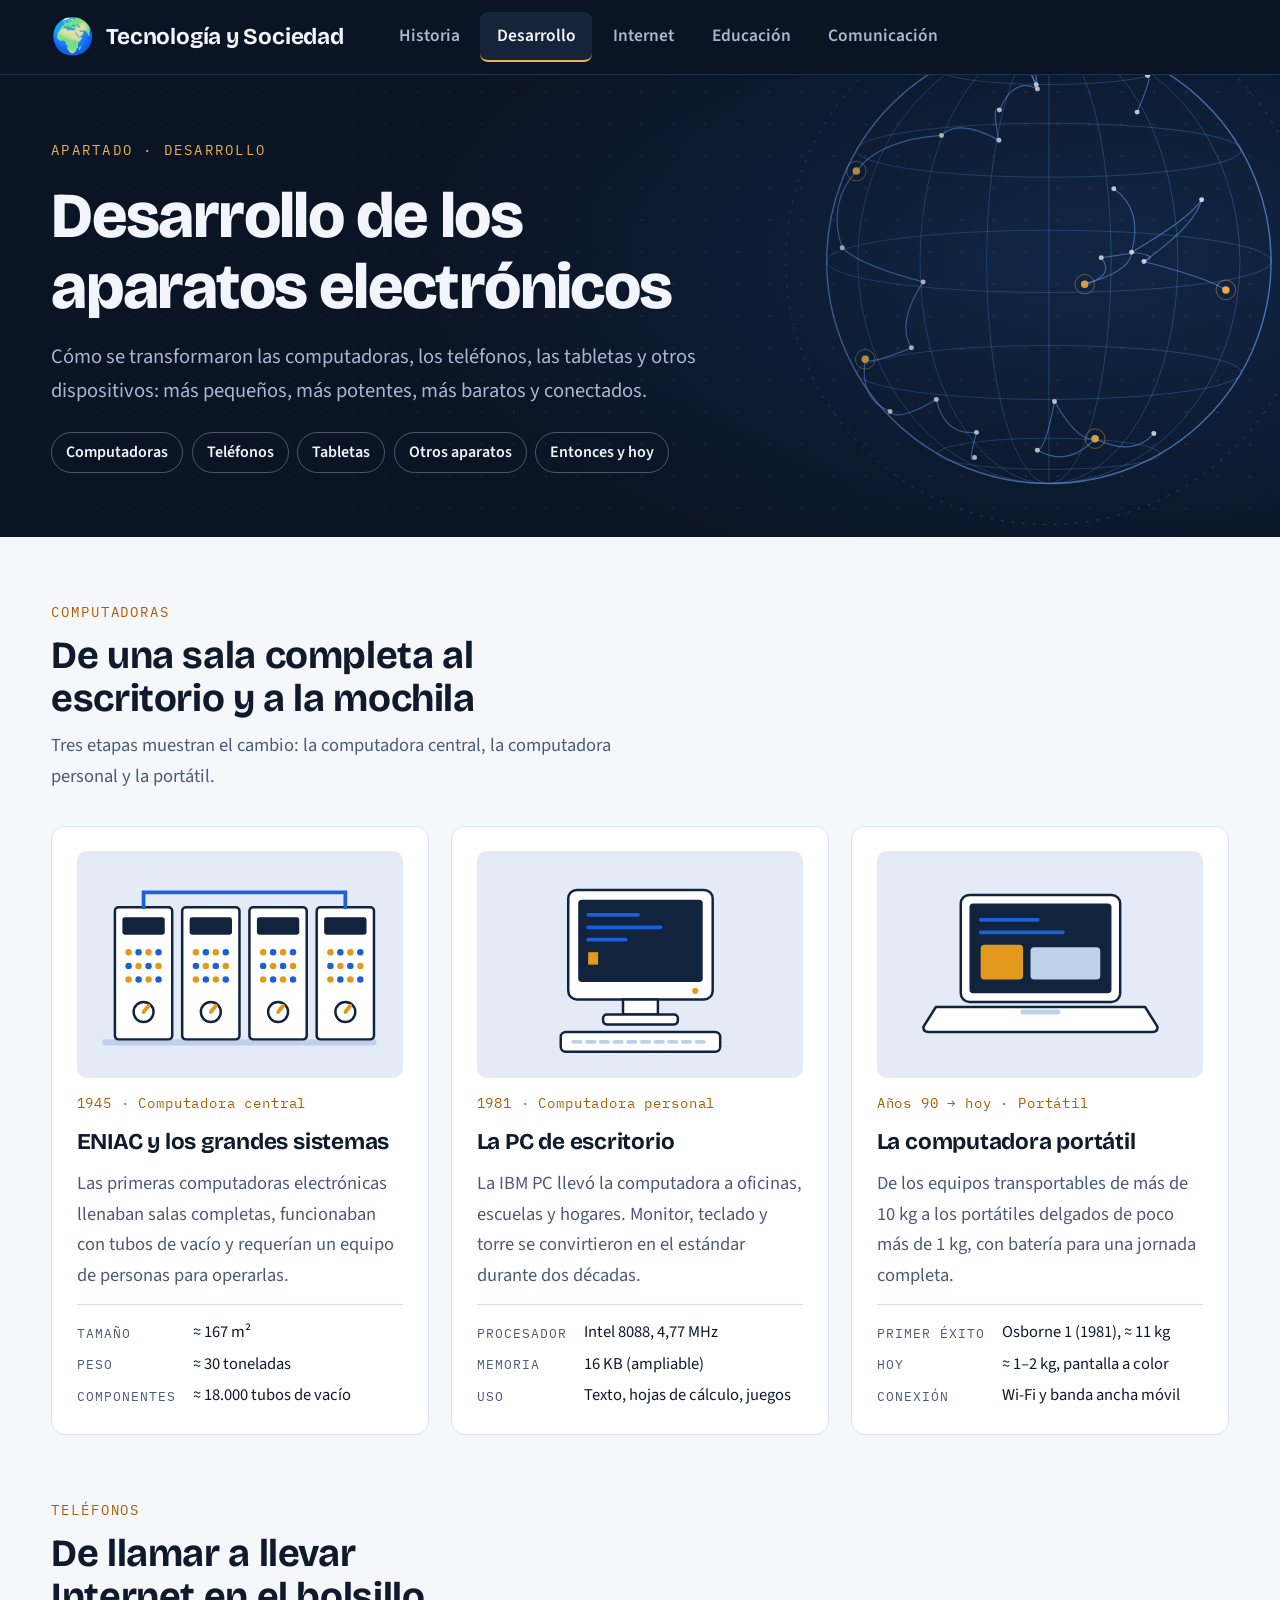
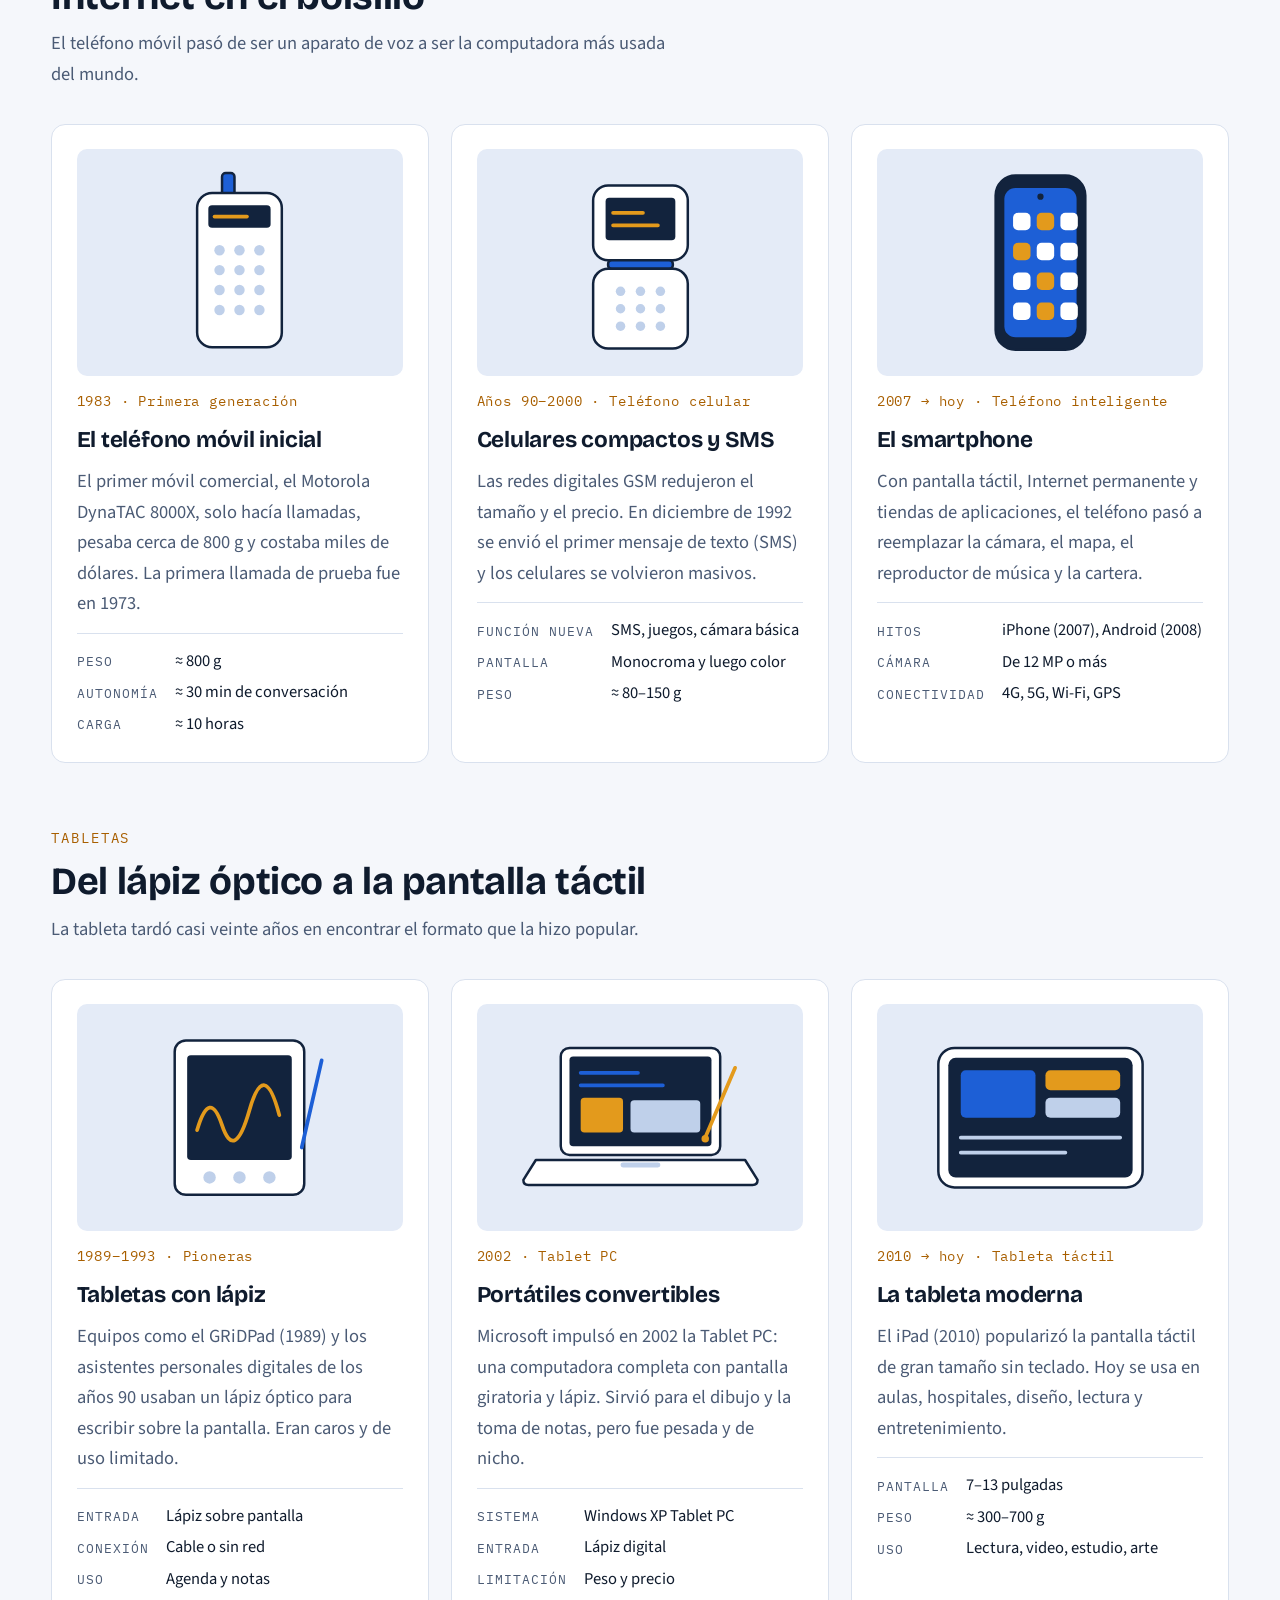
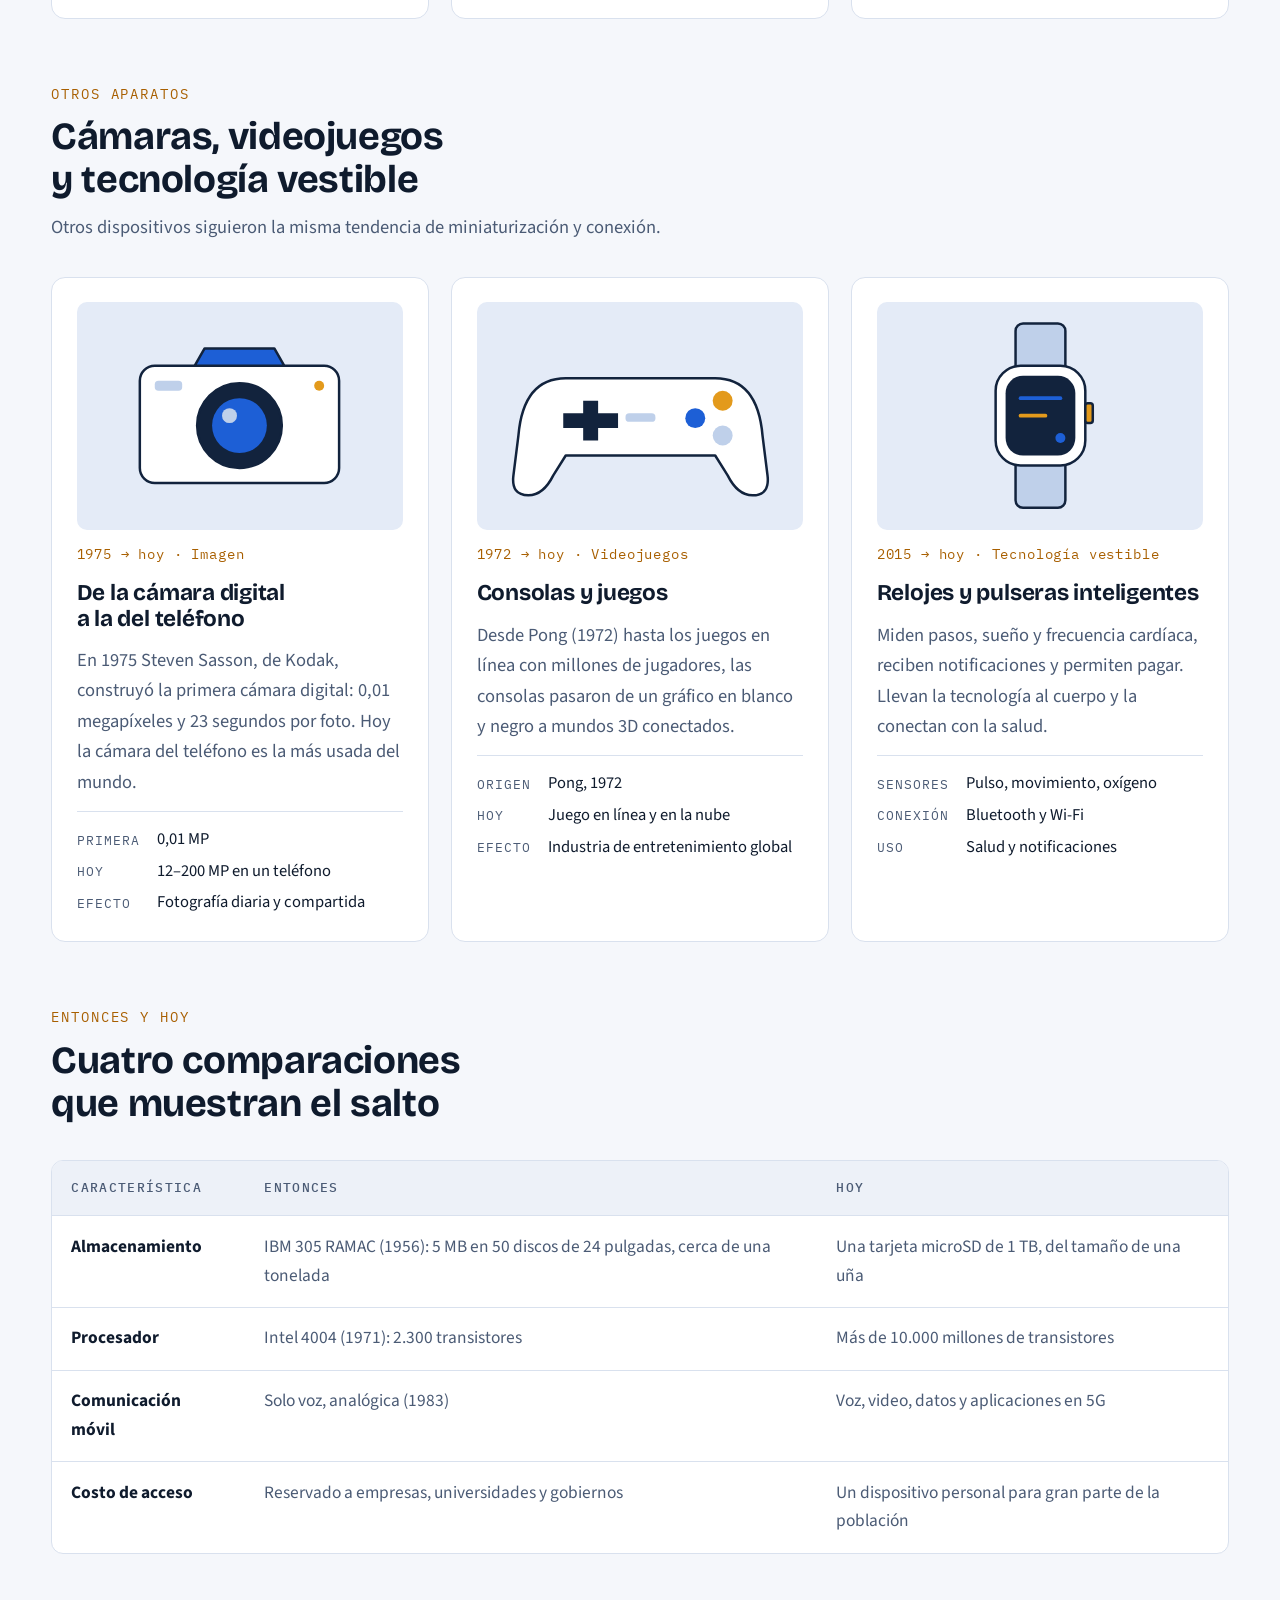
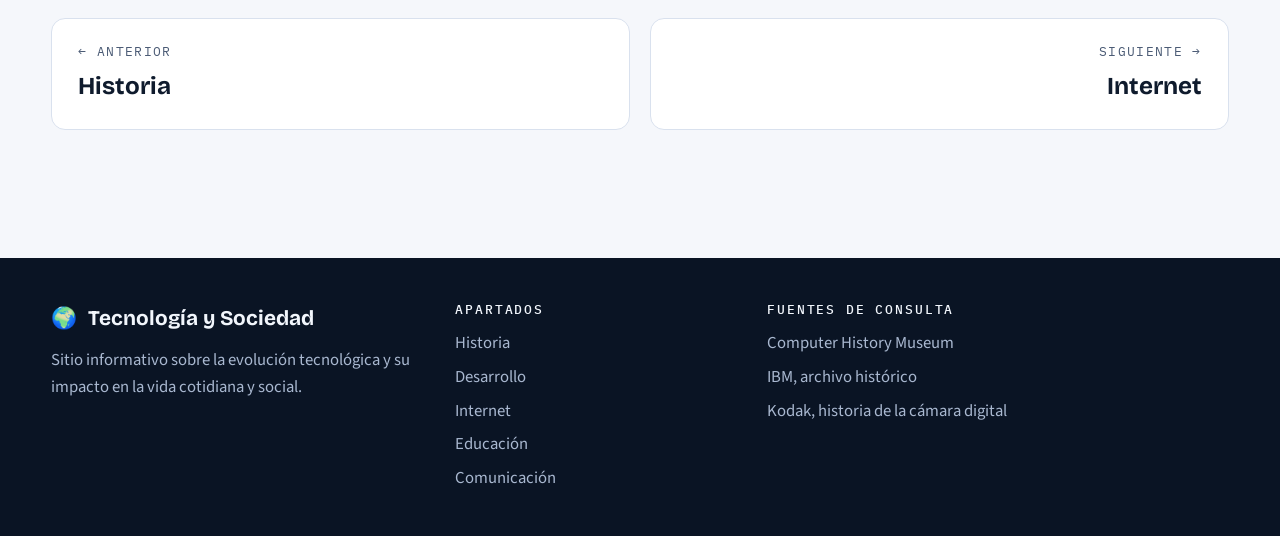
<file: desarrollo.html>
<!doctype html>
<html lang="es">

<head>
    <meta charset="utf-8">
    <meta name="viewport" content="width=device-width, initial-scale=1">
    <meta name="description" content="Evolución de teléfonos, computadoras, tabletas y otros aparatos electrónicos.">
    <title>Desarrollo · Tecnología y Sociedad</title>
    <link rel="preconnect" href="https://fonts.googleapis.com">
    <link rel="preconnect" href="https://fonts.gstatic.com" crossorigin>
    <link rel="stylesheet"
        href="https://fonts.googleapis.com/css2?family=Bricolage+Grotesque:opsz,wght@12..96,500;12..96,700;12..96,800&family=IBM+Plex+Mono:wght@400;500&family=Source+Sans+3:wght@400;600;700&display=swap">
    <link rel="stylesheet" href="styles.css">
</head>

<body>
    <header class="site-header">
        <div class="wrap"><a class="brand" href="index.html" aria-label="Tecnología y Sociedad, ir al inicio"><span
                    class="logo" aria-hidden="true">🌍</span><span class="name">Tecnología y Sociedad</span></a>
            <nav class="nav" aria-label="Apartados"><a href="historia.html">Historia</a><a href="desarrollo.html"
                    aria-current="page">Desarrollo</a><a href="internet.html">Internet</a><a
                    href="educacion.html">Educación</a><a href="comunicacion.html">Comunicación</a></nav>
        </div>
    </header>
    <section class="hero hero-page"><svg class="wallpaper" viewBox="0 0 1440 700" preserveAspectRatio="xMaxYMid slice"
            aria-hidden="true" focusable="false">
            <defs>
                <radialGradient id="hpg" cx="0.819" cy="0.429" r="0.55">
                    <stop offset="0" stop-color="var(--hd-bg-2)" />
                    <stop offset="1" stop-color="var(--hd-bg)" />
                </radialGradient>
                <pattern id="hpp" width="36" height="36" patternUnits="userSpaceOnUse">
                    <circle cx="2" cy="2" r="1.2" fill="var(--hd-line)" opacity=".22" />
                </pattern>
                <linearGradient id="hpf" x1="0" x2="1">
                    <stop offset="0" stop-color="var(--hd-bg)" stop-opacity=".92" />
                    <stop offset=".55" stop-color="var(--hd-bg)" stop-opacity=".35" />
                    <stop offset="1" stop-color="var(--hd-bg)" stop-opacity="0" />
                </linearGradient>
            </defs>
            <rect width="1440" height="700" fill="url(#hpg)" />
            <rect width="1440" height="700" fill="url(#hpp)" />
            <circle cx="1180" cy="300" r="296" fill="none" stroke="var(--hd-line)" stroke-width="1"
                stroke-dasharray="3 9" opacity=".35" />
            <circle cx="1180" cy="300" r="250" fill="none" stroke="var(--hd-line)" stroke-width="1.6" opacity=".6" />
            <ellipse cx="1180" cy="300" rx="70.0" ry="250" fill="none" stroke="var(--hd-line)" stroke-width="1"
                opacity=".3" />
            <ellipse cx="1180" cy="300" rx="145.0" ry="250" fill="none" stroke="var(--hd-line)" stroke-width="1"
                opacity=".3" />
            <ellipse cx="1180" cy="300" rx="215.0" ry="250" fill="none" stroke="var(--hd-line)" stroke-width="1"
                opacity=".3" />
            <path d="M1180 50 V550" fill="none" stroke="var(--hd-line)" stroke-width="1" opacity=".3" />
            <ellipse cx="1180" cy="83.5" rx="125.0" ry="17.5" fill="none" stroke="var(--hd-line)" stroke-width="1"
                opacity=".3" />
            <ellipse cx="1180" cy="175.0" rx="216.5" ry="30.3" fill="none" stroke="var(--hd-line)" stroke-width="1"
                opacity=".3" />
            <ellipse cx="1180" cy="300.0" rx="250.0" ry="35.0" fill="none" stroke="var(--hd-line)" stroke-width="1"
                opacity=".3" />
            <ellipse cx="1180" cy="425.0" rx="216.5" ry="30.3" fill="none" stroke="var(--hd-line)" stroke-width="1"
                opacity=".3" />
            <ellipse cx="1180" cy="516.5" rx="125.0" ry="17.5" fill="none" stroke="var(--hd-line)" stroke-width="1"
                opacity=".3" />
            <path d="M1220.3 325.7 Q1255.0 316.2 1238.9 295.8" fill="none" stroke="var(--hd-line)" stroke-width="1.3"
                opacity=".55" />
            <path d="M1220.3 325.7 Q1272.5 310.7 1273.1 289.7" fill="none" stroke="var(--hd-line)" stroke-width="1.3"
                opacity=".55" />
            <path d="M1165.8 101.4 Q1164.7 77.8 1167.1 106.1" fill="none" stroke="var(--hd-line)" stroke-width="1.3"
                opacity=".55" />
            <path d="M1165.8 101.4 Q1152.4 67.1 1145.1 84.4" fill="none" stroke="var(--hd-line)" stroke-width="1.3"
                opacity=".55" />
            <path d="M1238.9 295.8 Q1281.9 290.2 1273.1 289.7" fill="none" stroke="var(--hd-line)" stroke-width="1.3"
                opacity=".55" />
            <path d="M1186.3 457.7 Q1176.2 511.2 1167.1 512.6" fill="none" stroke="var(--hd-line)" stroke-width="1.3"
                opacity=".55" />
            <path d="M1186.3 457.7 Q1213.3 504.3 1232.0 499.5" fill="none" stroke="var(--hd-line)" stroke-width="1.3"
                opacity=".55" />
            <path d="M1351.9 230.6 Q1344.7 259.1 1287.0 300.1" fill="none" stroke="var(--hd-line)" stroke-width="1.3"
                opacity=".55" />
            <path d="M1351.9 230.6 Q1337.4 252.7 1273.1 289.7" fill="none" stroke="var(--hd-line)" stroke-width="1.3"
                opacity=".55" />
            <path d="M1098.6 492.4 Q1087.9 530.7 1096.4 520.6" fill="none" stroke="var(--hd-line)" stroke-width="1.3"
                opacity=".55" />
            <path d="M1098.6 492.4 Q1062.7 496.2 1053.4 455.3" fill="none" stroke="var(--hd-line)" stroke-width="1.3"
                opacity=".55" />
            <path d="M1298.1 493.6 Q1275.4 520.4 1232.0 499.5" fill="none" stroke="var(--hd-line)" stroke-width="1.3"
                opacity=".55" />
            <path d="M963.4 198.4 Q930.3 235.0 947.5 284.7" fill="none" stroke="var(--hd-line)" stroke-width="1.3"
                opacity=".55" />
            <path d="M963.4 198.4 Q990.2 163.1 1059.2 158.3" fill="none" stroke="var(--hd-line)" stroke-width="1.3"
                opacity=".55" />
            <path d="M1300.0 83.9 Q1310.1 59.0 1295.6 79.9" fill="none" stroke="var(--hd-line)" stroke-width="1.3"
                opacity=".55" />
            <path d="M1300.0 83.9 Q1307.9 64.5 1291.0 90.8" fill="none" stroke="var(--hd-line)" stroke-width="1.3"
                opacity=".55" />
            <path d="M1253.1 218.3 Q1285.9 241.4 1273.1 289.7" fill="none" stroke="var(--hd-line)" stroke-width="1.3"
                opacity=".55" />
            <path d="M1001.3 468.8 Q1009.6 481.0 1053.4 455.3" fill="none" stroke="var(--hd-line)" stroke-width="1.3"
                opacity=".55" />
            <path d="M1001.3 468.8 Q966.3 454.8 973.4 410.2" fill="none" stroke="var(--hd-line)" stroke-width="1.3"
                opacity=".55" />
            <path d="M947.5 284.7 Q967.1 304.4 1038.6 323.1" fill="none" stroke="var(--hd-line)" stroke-width="1.3"
                opacity=".55" />
            <path d="M1167.1 512.6 Q1202.0 532.0 1232.0 499.5" fill="none" stroke="var(--hd-line)" stroke-width="1.3"
                opacity=".55" />
            <path d="M1379.1 332.1 Q1358.9 318.8 1287.0 300.1" fill="none" stroke="var(--hd-line)" stroke-width="1.3"
                opacity=".55" />
            <path d="M1273.1 289.7 Q1306.0 293.6 1287.0 300.1" fill="none" stroke="var(--hd-line)" stroke-width="1.3"
                opacity=".55" />
            <path d="M1038.6 323.1 Q1007.9 370.0 1025.4 397.3" fill="none" stroke="var(--hd-line)" stroke-width="1.3"
                opacity=".55" />
            <path d="M1295.6 79.9 Q1305.4 62.3 1291.0 90.8" fill="none" stroke="var(--hd-line)" stroke-width="1.3"
                opacity=".55" />
            <path d="M1279.3 132.1 Q1297.8 88.8 1291.0 90.8" fill="none" stroke="var(--hd-line)" stroke-width="1.3"
                opacity=".55" />
            <path d="M1025.4 397.3 Q976.8 416.7 973.4 410.2" fill="none" stroke="var(--hd-line)" stroke-width="1.3"
                opacity=".55" />
            <path d="M1123.8 163.8 Q1115.2 122.2 1124.4 129.6" fill="none" stroke="var(--hd-line)" stroke-width="1.3"
                opacity=".55" />
            <path d="M1123.8 163.8 Q1077.6 139.1 1059.2 158.3" fill="none" stroke="var(--hd-line)" stroke-width="1.3"
                opacity=".55" />
            <path d="M1124.4 129.6 Q1140.9 92.3 1167.1 106.1" fill="none" stroke="var(--hd-line)" stroke-width="1.3"
                opacity=".55" />
            <path d="M1167.1 106.1 Q1153.1 69.4 1145.1 84.4" fill="none" stroke="var(--hd-line)" stroke-width="1.3"
                opacity=".55" />
            <circle cx="1220.3" cy="325.7" r="4.2" fill="var(--hd-warm)" opacity="1" />
            <circle cx="1220.3" cy="325.7" r="11" fill="none" stroke="var(--hd-warm)" stroke-width="1" opacity=".5" />
            <circle cx="1165.8" cy="101.4" r="2.8" fill="var(--hd-fg)" opacity="0.85" />
            <circle cx="1238.9" cy="295.8" r="2.8" fill="var(--hd-fg)" opacity="0.85" />
            <circle cx="1186.3" cy="457.7" r="2.8" fill="var(--hd-fg)" opacity="0.85" />
            <circle cx="1351.9" cy="230.6" r="2.8" fill="var(--hd-fg)" opacity="0.85" />
            <circle cx="1098.6" cy="492.4" r="2.8" fill="var(--hd-fg)" opacity="0.85" />
            <circle cx="1298.1" cy="493.6" r="2.8" fill="var(--hd-fg)" opacity="0.85" />
            <circle cx="963.4" cy="198.4" r="4.2" fill="var(--hd-warm)" opacity="1" />
            <circle cx="963.4" cy="198.4" r="11" fill="none" stroke="var(--hd-warm)" stroke-width="1" opacity=".5" />
            <circle cx="1300.0" cy="83.9" r="2.8" fill="var(--hd-fg)" opacity="0.85" />
            <circle cx="1253.1" cy="218.3" r="2.8" fill="var(--hd-fg)" opacity="0.85" />
            <circle cx="1001.3" cy="468.8" r="2.8" fill="var(--hd-fg)" opacity="0.85" />
            <circle cx="947.5" cy="284.7" r="2.8" fill="var(--hd-fg)" opacity="0.85" />
            <circle cx="1053.4" cy="455.3" r="2.8" fill="var(--hd-fg)" opacity="0.85" />
            <circle cx="1167.1" cy="512.6" r="2.8" fill="var(--hd-fg)" opacity="0.85" />
            <circle cx="1379.1" cy="332.1" r="4.2" fill="var(--hd-warm)" opacity="1" />
            <circle cx="1379.1" cy="332.1" r="11" fill="none" stroke="var(--hd-warm)" stroke-width="1" opacity=".5" />
            <circle cx="1273.1" cy="289.7" r="2.8" fill="var(--hd-fg)" opacity="0.85" />
            <circle cx="1287.0" cy="300.1" r="2.8" fill="var(--hd-fg)" opacity="0.85" />
            <circle cx="1038.6" cy="323.1" r="2.8" fill="var(--hd-fg)" opacity="0.85" />
            <circle cx="1295.6" cy="79.9" r="2.8" fill="var(--hd-fg)" opacity="0.85" />
            <circle cx="1279.3" cy="132.1" r="2.8" fill="var(--hd-fg)" opacity="0.85" />
            <circle cx="1025.4" cy="397.3" r="2.8" fill="var(--hd-fg)" opacity="0.85" />
            <circle cx="973.4" cy="410.2" r="4.2" fill="var(--hd-warm)" opacity="1" />
            <circle cx="973.4" cy="410.2" r="11" fill="none" stroke="var(--hd-warm)" stroke-width="1" opacity=".5" />
            <circle cx="1123.8" cy="163.8" r="2.8" fill="var(--hd-fg)" opacity="0.85" />
            <circle cx="1124.4" cy="129.6" r="2.8" fill="var(--hd-fg)" opacity="0.85" />
            <circle cx="1291.0" cy="90.8" r="2.8" fill="var(--hd-fg)" opacity="0.85" />
            <circle cx="1096.4" cy="520.6" r="2.8" fill="var(--hd-fg)" opacity="0.85" />
            <circle cx="1167.1" cy="106.1" r="2.8" fill="var(--hd-fg)" opacity="0.85" />
            <circle cx="1145.1" cy="84.4" r="2.8" fill="var(--hd-fg)" opacity="0.85" />
            <circle cx="1232.0" cy="499.5" r="4.2" fill="var(--hd-warm)" opacity="1" />
            <circle cx="1232.0" cy="499.5" r="11" fill="none" stroke="var(--hd-warm)" stroke-width="1" opacity=".5" />
            <circle cx="1059.2" cy="158.3" r="2.8" fill="var(--hd-fg)" opacity="0.85" />
            <rect width="1440" height="700" fill="url(#hpf)" />
        </svg>
        <div class="wrap">
            <div class="copy">
                <div class="eyebrow">Apartado · Desarrollo</div>
                <h1>Desarrollo de los aparatos electrónicos</h1>
                <p class="lead">Cómo se transformaron las computadoras, los teléfonos, las tabletas y otros
                    dispositivos: más pequeños, más potentes, más baratos y conectados.</p>
                <div class="chips"><a href="#computadoras">Computadoras</a><a href="#telefonos">Teléfonos</a><a
                        href="#tabletas">Tabletas</a><a href="#otros">Otros aparatos</a><a href="#comparacion">Entonces
                        y hoy</a></div>
            </div>
        </div>
    </section>
    <section class="section" id="computadoras">
        <div class="wrap">
            <div class="section-head"><span class="kicker">Computadoras</span>
                <h2>De una sala completa al escritorio y a la mochila</h2>
                <p>Tres etapas muestran el cambio: la computadora central, la computadora personal y la portátil.</p>
            </div>
            <div class="grid g3">
                <article class="card">
                    <figure class="fig"><svg class="il" viewBox="0 0 240 160" role="img"
                            aria-label="Ilustración de una computadora de gran tamaño con varios gabinetes">
                            <rect class="w" x="10" y="140" width="220" height="5" rx="2" />
                            <rect class="b l" x="20" y="34" width="46" height="106" rx="3" />
                            <rect class="d" x="26" y="42" width="34" height="14" rx="2" />
                            <circle class="c" cx="31" cy="70" r="2.6" />
                            <circle class="a" cx="39" cy="70" r="2.6" />
                            <circle class="c" cx="47" cy="70" r="2.6" />
                            <circle class="a" cx="55" cy="70" r="2.6" />
                            <circle class="a" cx="31" cy="81" r="2.6" />
                            <circle class="c" cx="39" cy="81" r="2.6" />
                            <circle class="a" cx="47" cy="81" r="2.6" />
                            <circle class="c" cx="55" cy="81" r="2.6" />
                            <circle class="c" cx="31" cy="92" r="2.6" />
                            <circle class="a" cx="39" cy="92" r="2.6" />
                            <circle class="c" cx="47" cy="92" r="2.6" />
                            <circle class="a" cx="55" cy="92" r="2.6" />
                            <circle class="n l" cx="43" cy="118" r="8" />
                            <path class="sc" d="M43 118 l4 -5" />
                            <rect class="b l" x="74" y="34" width="46" height="106" rx="3" />
                            <rect class="d" x="80" y="42" width="34" height="14" rx="2" />
                            <circle class="c" cx="85" cy="70" r="2.6" />
                            <circle class="a" cx="93" cy="70" r="2.6" />
                            <circle class="c" cx="101" cy="70" r="2.6" />
                            <circle class="a" cx="109" cy="70" r="2.6" />
                            <circle class="a" cx="85" cy="81" r="2.6" />
                            <circle class="c" cx="93" cy="81" r="2.6" />
                            <circle class="a" cx="101" cy="81" r="2.6" />
                            <circle class="c" cx="109" cy="81" r="2.6" />
                            <circle class="c" cx="85" cy="92" r="2.6" />
                            <circle class="a" cx="93" cy="92" r="2.6" />
                            <circle class="c" cx="101" cy="92" r="2.6" />
                            <circle class="a" cx="109" cy="92" r="2.6" />
                            <circle class="n l" cx="97" cy="118" r="8" />
                            <path class="sc" d="M97 118 l4 -5" />
                            <rect class="b l" x="128" y="34" width="46" height="106" rx="3" />
                            <rect class="d" x="134" y="42" width="34" height="14" rx="2" />
                            <circle class="c" cx="139" cy="70" r="2.6" />
                            <circle class="a" cx="147" cy="70" r="2.6" />
                            <circle class="c" cx="155" cy="70" r="2.6" />
                            <circle class="a" cx="163" cy="70" r="2.6" />
                            <circle class="a" cx="139" cy="81" r="2.6" />
                            <circle class="c" cx="147" cy="81" r="2.6" />
                            <circle class="a" cx="155" cy="81" r="2.6" />
                            <circle class="c" cx="163" cy="81" r="2.6" />
                            <circle class="c" cx="139" cy="92" r="2.6" />
                            <circle class="a" cx="147" cy="92" r="2.6" />
                            <circle class="c" cx="155" cy="92" r="2.6" />
                            <circle class="a" cx="163" cy="92" r="2.6" />
                            <circle class="n l" cx="151" cy="118" r="8" />
                            <path class="sc" d="M151 118 l4 -5" />
                            <rect class="b l" x="182" y="34" width="46" height="106" rx="3" />
                            <rect class="d" x="188" y="42" width="34" height="14" rx="2" />
                            <circle class="c" cx="193" cy="70" r="2.6" />
                            <circle class="a" cx="201" cy="70" r="2.6" />
                            <circle class="c" cx="209" cy="70" r="2.6" />
                            <circle class="a" cx="217" cy="70" r="2.6" />
                            <circle class="a" cx="193" cy="81" r="2.6" />
                            <circle class="c" cx="201" cy="81" r="2.6" />
                            <circle class="a" cx="209" cy="81" r="2.6" />
                            <circle class="c" cx="217" cy="81" r="2.6" />
                            <circle class="c" cx="193" cy="92" r="2.6" />
                            <circle class="a" cx="201" cy="92" r="2.6" />
                            <circle class="c" cx="209" cy="92" r="2.6" />
                            <circle class="a" cx="217" cy="92" r="2.6" />
                            <circle class="n l" cx="205" cy="118" r="8" />
                            <path class="sc" d="M205 118 l4 -5" />
                            <path class="sa" d="M43 34 V22 H205 V34" />
                        </svg></figure><span class="tag">1945 · Computadora central</span>
                    <h3>ENIAC y los grandes sistemas</h3>
                    <p>Las primeras computadoras electrónicas llenaban salas completas, funcionaban con tubos de vacío y
                        requerían un equipo de personas para operarlas.</p>
                    <dl class="specs">
                        <dt>Tamaño</dt>
                        <dd>≈ 167 m²</dd>
                        <dt>Peso</dt>
                        <dd>≈ 30 toneladas</dd>
                        <dt>Componentes</dt>
                        <dd>≈ 18.000 tubos de vacío</dd>
                    </dl>
                </article>
                <article class="card">
                    <figure class="fig"><svg class="il" viewBox="0 0 240 160" role="img"
                            aria-label="Ilustración de una computadora de escritorio con monitor y teclado">
                            <rect class="b l" x="62" y="20" width="116" height="88" rx="7" />
                            <rect class="d" x="70" y="28" width="100" height="66" rx="3" />
                            <path class="sa" d="M78 40 h40 M78 50 h58 M78 60 h30" />
                            <rect class="c" x="78" y="70" width="8" height="10" />
                            <circle class="c" cx="164" cy="101" r="2.5" />
                            <rect class="b l" x="106" y="108" width="28" height="12" />
                            <rect class="b l" x="90" y="120" width="60" height="8" rx="3" />
                            <rect class="b l" x="56" y="134" width="128" height="16" rx="4" />
                            <path class="sw" d="M66 142 h108" stroke-dasharray="6 5" />
                        </svg></figure><span class="tag">1981 · Computadora personal</span>
                    <h3>La PC de escritorio</h3>
                    <p>La IBM PC llevó la computadora a oficinas, escuelas y hogares. Monitor, teclado y torre se
                        convirtieron en el estándar durante dos décadas.</p>
                    <dl class="specs">
                        <dt>Procesador</dt>
                        <dd>Intel 8088, 4,77 MHz</dd>
                        <dt>Memoria</dt>
                        <dd>16 KB (ampliable)</dd>
                        <dt>Uso</dt>
                        <dd>Texto, hojas de cálculo, juegos</dd>
                    </dl>
                </article>
                <article class="card">
                    <figure class="fig"><svg class="il" viewBox="0 0 240 160" role="img"
                            aria-label="Ilustración de una computadora portátil">
                            <rect class="b l" x="56" y="24" width="128" height="86" rx="7" />
                            <rect class="d" x="63" y="31" width="114" height="72" rx="3" />
                            <path class="sa" d="M72 44 h46 M72 54 h66" />
                            <rect class="c" x="72" y="64" width="34" height="28" rx="3" />
                            <rect class="w" x="112" y="66" width="56" height="26" rx="3" />
                            <path class="b l" d="M36 114 H204 L214 130 Q214 134 210 134 H30 Q26 134 26 130 Z" />
                            <rect class="w" x="104" y="116" width="32" height="4" rx="2" />
                        </svg></figure><span class="tag">Años 90 → hoy · Portátil</span>
                    <h3>La computadora portátil</h3>
                    <p>De los equipos transportables de más de 10 kg a los portátiles delgados de poco más de 1 kg, con
                        batería para una jornada completa.</p>
                    <dl class="specs">
                        <dt>Primer éxito</dt>
                        <dd>Osborne 1 (1981), ≈ 11 kg</dd>
                        <dt>Hoy</dt>
                        <dd>≈ 1–2 kg, pantalla a color</dd>
                        <dt>Conexión</dt>
                        <dd>Wi-Fi y banda ancha móvil</dd>
                    </dl>
                </article>
            </div>
        </div>
    </section>
    <section class="section" id="telefonos">
        <div class="wrap">
            <div class="section-head"><span class="kicker">Teléfonos</span>
                <h2>De llamar a llevar Internet en el bolsillo</h2>
                <p>El teléfono móvil pasó de ser un aparato de voz a ser la computadora más usada del mundo.</p>
            </div>
            <div class="grid g3">
                <article class="card">
                    <figure class="fig"><svg class="il" viewBox="0 0 240 160" role="img"
                            aria-label="Ilustración de un teléfono móvil de primera generación con antena y teclado">
                            <rect class="a l" x="106" y="8" width="10" height="22" rx="3" />
                            <rect class="b l" x="86" y="24" width="68" height="124" rx="12" />
                            <rect class="d" x="95" y="34" width="50" height="18" rx="3" />
                            <path class="sc" d="M100 43 h26" />
                            <circle class="w" cx="104" cy="70" r="4.2" />
                            <circle class="w" cx="120" cy="70" r="4.2" />
                            <circle class="w" cx="136" cy="70" r="4.2" />
                            <circle class="w" cx="104" cy="86" r="4.2" />
                            <circle class="w" cx="120" cy="86" r="4.2" />
                            <circle class="w" cx="136" cy="86" r="4.2" />
                            <circle class="w" cx="104" cy="102" r="4.2" />
                            <circle class="w" cx="120" cy="102" r="4.2" />
                            <circle class="w" cx="136" cy="102" r="4.2" />
                            <circle class="w" cx="104" cy="118" r="4.2" />
                            <circle class="w" cx="120" cy="118" r="4.2" />
                            <circle class="w" cx="136" cy="118" r="4.2" />
                        </svg></figure><span class="tag">1983 · Primera generación</span>
                    <h3>El teléfono móvil inicial</h3>
                    <p>El primer móvil comercial, el Motorola DynaTAC 8000X, solo hacía llamadas, pesaba cerca de 800 g
                        y costaba miles de dólares. La primera llamada de prueba fue en 1973.</p>
                    <dl class="specs">
                        <dt>Peso</dt>
                        <dd>≈ 800 g</dd>
                        <dt>Autonomía</dt>
                        <dd>≈ 30 min de conversación</dd>
                        <dt>Carga</dt>
                        <dd>≈ 10 horas</dd>
                    </dl>
                </article>
                <article class="card">
                    <figure class="fig"><svg class="il" viewBox="0 0 240 160" role="img"
                            aria-label="Ilustración de un teléfono plegable con tapa">
                            <rect class="b l" x="82" y="18" width="76" height="60" rx="12" />
                            <rect class="d" x="92" y="28" width="56" height="34" rx="3" />
                            <path class="sc" d="M98 40 h24 M98 50 h36" />
                            <rect class="a l" x="94" y="78" width="52" height="7" rx="3" />
                            <rect class="b l" x="82" y="85" width="76" height="64" rx="12" />
                            <circle class="w" cx="104" cy="103" r="3.8" />
                            <circle class="w" cx="120" cy="103" r="3.8" />
                            <circle class="w" cx="136" cy="103" r="3.8" />
                            <circle class="w" cx="104" cy="117" r="3.8" />
                            <circle class="w" cx="120" cy="117" r="3.8" />
                            <circle class="w" cx="136" cy="117" r="3.8" />
                            <circle class="w" cx="104" cy="131" r="3.8" />
                            <circle class="w" cx="120" cy="131" r="3.8" />
                            <circle class="w" cx="136" cy="131" r="3.8" />
                        </svg></figure><span class="tag">Años 90–2000 · Teléfono celular</span>
                    <h3>Celulares compactos y SMS</h3>
                    <p>Las redes digitales GSM redujeron el tamaño y el precio. En diciembre de 1992 se envió el primer
                        mensaje de texto (SMS) y los celulares se volvieron masivos.</p>
                    <dl class="specs">
                        <dt>Función nueva</dt>
                        <dd>SMS, juegos, cámara básica</dd>
                        <dt>Pantalla</dt>
                        <dd>Monocroma y luego color</dd>
                        <dt>Peso</dt>
                        <dd>≈ 80–150 g</dd>
                    </dl>
                </article>
                <article class="card">
                    <figure class="fig"><svg class="il" viewBox="0 0 240 160" role="img"
                            aria-label="Ilustración de un teléfono inteligente de pantalla táctil">
                            <rect class="d l" x="84" y="10" width="72" height="140" rx="16" />
                            <rect class="a" x="91" y="20" width="58" height="120" rx="9" />
                            <circle class="d" cx="120" cy="27" r="2.5" />
                            <rect class="b" x="98" y="40" width="14" height="14" rx="4" />
                            <rect class="c" x="117" y="40" width="14" height="14" rx="4" />
                            <rect class="b" x="136" y="40" width="14" height="14" rx="4" />
                            <rect class="c" x="98" y="64" width="14" height="14" rx="4" />
                            <rect class="b" x="117" y="64" width="14" height="14" rx="4" />
                            <rect class="b" x="136" y="64" width="14" height="14" rx="4" />
                            <rect class="b" x="98" y="88" width="14" height="14" rx="4" />
                            <rect class="c" x="117" y="88" width="14" height="14" rx="4" />
                            <rect class="b" x="136" y="88" width="14" height="14" rx="4" />
                            <rect class="b" x="98" y="112" width="14" height="14" rx="4" />
                            <rect class="c" x="117" y="112" width="14" height="14" rx="4" />
                            <rect class="b" x="136" y="112" width="14" height="14" rx="4" />
                        </svg></figure><span class="tag">2007 → hoy · Teléfono inteligente</span>
                    <h3>El smartphone</h3>
                    <p>Con pantalla táctil, Internet permanente y tiendas de aplicaciones, el teléfono pasó a reemplazar
                        la cámara, el mapa, el reproductor de música y la cartera.</p>
                    <dl class="specs">
                        <dt>Hitos</dt>
                        <dd>iPhone (2007), Android (2008)</dd>
                        <dt>Cámara</dt>
                        <dd>De 12 MP o más</dd>
                        <dt>Conectividad</dt>
                        <dd>4G, 5G, Wi-Fi, GPS</dd>
                    </dl>
                </article>
            </div>
        </div>
    </section>
    <section class="section" id="tabletas">
        <div class="wrap">
            <div class="section-head"><span class="kicker">Tabletas</span>
                <h2>Del lápiz óptico a la pantalla táctil</h2>
                <p>La tableta tardó casi veinte años en encontrar el formato que la hizo popular.</p>
            </div>
            <div class="grid g3">
                <article class="card">
                    <figure class="fig"><svg class="il" viewBox="0 0 240 160" role="img"
                            aria-label="Ilustración de una tableta con lápiz y pantalla pequeña">
                            <rect class="b l" x="68" y="18" width="104" height="124" rx="9" />
                            <rect class="d" x="78" y="30" width="84" height="84" rx="3" />
                            <path class="sc" d="M86 90 q10 -34 20 -4 t22 -12 t24 4" />
                            <circle class="w" cx="96" cy="128" r="5" />
                            <circle class="w" cx="120" cy="128" r="5" />
                            <circle class="w" cx="144" cy="128" r="5" />
                            <path class="sa" d="M186 34 L170 104" />
                        </svg></figure><span class="tag">1989–1993 · Pioneras</span>
                    <h3>Tabletas con lápiz</h3>
                    <p>Equipos como el GRiDPad (1989) y los asistentes personales digitales de los años 90 usaban un
                        lápiz óptico para escribir sobre la pantalla. Eran caros y de uso limitado.</p>
                    <dl class="specs">
                        <dt>Entrada</dt>
                        <dd>Lápiz sobre pantalla</dd>
                        <dt>Conexión</dt>
                        <dd>Cable o sin red</dd>
                        <dt>Uso</dt>
                        <dd>Agenda y notas</dd>
                    </dl>
                </article>
                <article class="card">
                    <figure class="fig"><svg class="il" viewBox="0 0 240 160" role="img"
                            aria-label="Ilustración de una computadora portátil convertible con lápiz">
                            <rect class="b l" x="56" y="24" width="128" height="86" rx="7" />
                            <rect class="d" x="63" y="31" width="114" height="72" rx="3" />
                            <path class="sa" d="M72 44 h46 M72 54 h66" />
                            <rect class="c" x="72" y="64" width="34" height="28" rx="3" />
                            <rect class="w" x="112" y="66" width="56" height="26" rx="3" />
                            <path class="b l" d="M36 114 H204 L214 130 Q214 134 210 134 H30 Q26 134 26 130 Z" />
                            <rect class="w" x="104" y="116" width="32" height="4" rx="2" />
                            <path class="sc" d="M196 40 L172 96" />
                            <circle class="c" cx="172" cy="97" r="3" />
                        </svg></figure><span class="tag">2002 · Tablet PC</span>
                    <h3>Portátiles convertibles</h3>
                    <p>Microsoft impulsó en 2002 la Tablet PC: una computadora completa con pantalla giratoria y lápiz.
                        Sirvió para el dibujo y la toma de notas, pero fue pesada y de nicho.</p>
                    <dl class="specs">
                        <dt>Sistema</dt>
                        <dd>Windows XP Tablet PC</dd>
                        <dt>Entrada</dt>
                        <dd>Lápiz digital</dd>
                        <dt>Limitación</dt>
                        <dd>Peso y precio</dd>
                    </dl>
                </article>
                <article class="card">
                    <figure class="fig"><svg class="il" viewBox="0 0 240 160" role="img"
                            aria-label="Ilustración de una tableta moderna de pantalla grande">
                            <rect class="b l" x="38" y="24" width="164" height="112" rx="13" />
                            <rect class="d" x="46" y="32" width="148" height="96" rx="6" />
                            <rect class="a" x="56" y="42" width="60" height="38" rx="4" />
                            <rect class="c" x="124" y="42" width="60" height="16" rx="4" />
                            <rect class="w" x="124" y="64" width="60" height="16" rx="4" />
                            <path class="sw" d="M56 96 h128 M56 108 h84" />
                        </svg></figure><span class="tag">2010 → hoy · Tableta táctil</span>
                    <h3>La tableta moderna</h3>
                    <p>El iPad (2010) popularizó la pantalla táctil de gran tamaño sin teclado. Hoy se usa en aulas,
                        hospitales, diseño, lectura y entretenimiento.</p>
                    <dl class="specs">
                        <dt>Pantalla</dt>
                        <dd>7–13 pulgadas</dd>
                        <dt>Peso</dt>
                        <dd>≈ 300–700 g</dd>
                        <dt>Uso</dt>
                        <dd>Lectura, video, estudio, arte</dd>
                    </dl>
                </article>
            </div>
        </div>
    </section>
    <section class="section" id="otros">
        <div class="wrap">
            <div class="section-head"><span class="kicker">Otros aparatos</span>
                <h2>Cámaras, videojuegos y tecnología vestible</h2>
                <p>Otros dispositivos siguieron la misma tendencia de miniaturización y conexión.</p>
            </div>
            <div class="grid g3">
                <article class="card">
                    <figure class="fig"><svg class="il" viewBox="0 0 240 160" role="img"
                            aria-label="Ilustración de una cámara fotográfica">
                            <rect class="b l" x="40" y="40" width="160" height="94" rx="12" />
                            <path class="a l" d="M84 40 l8 -14 h56 l8 14 z" />
                            <circle class="d l" cx="120" cy="88" r="34" />
                            <circle class="a" cx="120" cy="88" r="22" />
                            <circle class="w" cx="112" cy="80" r="6" />
                            <circle class="c" cx="184" cy="56" r="4" />
                            <rect class="w" x="52" y="52" width="22" height="8" rx="3" />
                        </svg></figure><span class="tag">1975 → hoy · Imagen</span>
                    <h3>De la cámara digital a la del teléfono</h3>
                    <p>En 1975 Steven Sasson, de Kodak, construyó la primera cámara digital: 0,01 megapíxeles y 23
                        segundos por foto. Hoy la cámara del teléfono es la más usada del mundo.</p>
                    <dl class="specs">
                        <dt>Primera</dt>
                        <dd>0,01 MP</dd>
                        <dt>Hoy</dt>
                        <dd>12–200 MP en un teléfono</dd>
                        <dt>Efecto</dt>
                        <dd>Fotografía diaria y compartida</dd>
                    </dl>
                </article>
                <article class="card">
                    <figure class="fig"><svg class="il" viewBox="0 0 240 160" role="img"
                            aria-label="Ilustración de un control de videojuegos">
                            <path class="b l"
                                d="M60 50 H180 Q214 50 218 96 L222 128 Q224 144 210 144 Q198 144 190 128 L180 112 H60 L50 128 Q42 144 30 144 Q16 144 18 128 L22 96 Q26 50 60 50 Z" />
                            <path class="d" d="M62 70 h16 v-10 h12 v10 h16 v12 h-16 v10 h-12 v-10 h-16 z"
                                transform="translate(-4,8)" />
                            <circle class="a" cx="164" cy="82" r="8" />
                            <circle class="c" cx="186" cy="68" r="8" />
                            <circle class="w" cx="186" cy="96" r="8" />
                            <rect class="w" x="108" y="78" width="24" height="7" rx="3" />
                        </svg></figure><span class="tag">1972 → hoy · Videojuegos</span>
                    <h3>Consolas y juegos</h3>
                    <p>Desde Pong (1972) hasta los juegos en línea con millones de jugadores, las consolas pasaron de un
                        gráfico en blanco y negro a mundos 3D conectados.</p>
                    <dl class="specs">
                        <dt>Origen</dt>
                        <dd>Pong, 1972</dd>
                        <dt>Hoy</dt>
                        <dd>Juego en línea y en la nube</dd>
                        <dt>Efecto</dt>
                        <dd>Industria de entretenimiento global</dd>
                    </dl>
                </article>
                <article class="card">
                    <figure class="fig"><svg class="il" viewBox="0 0 240 160" role="img"
                            aria-label="Ilustración de un reloj inteligente">
                            <rect class="w l" x="100" y="6" width="40" height="42" rx="6" />
                            <rect class="w l" x="100" y="112" width="40" height="42" rx="6" />
                            <rect class="b l" x="84" y="40" width="72" height="80" rx="20" />
                            <rect class="d" x="92" y="48" width="56" height="64" rx="14" />
                            <path class="sa" d="M104 66 h32" />
                            <path class="sc" d="M104 80 h20" />
                            <circle class="a" cx="136" cy="98" r="4" />
                            <rect class="c l" x="156" y="70" width="6" height="16" rx="2" />
                        </svg></figure><span class="tag">2015 → hoy · Tecnología vestible</span>
                    <h3>Relojes y pulseras inteligentes</h3>
                    <p>Miden pasos, sueño y frecuencia cardíaca, reciben notificaciones y permiten pagar. Llevan la
                        tecnología al cuerpo y la conectan con la salud.</p>
                    <dl class="specs">
                        <dt>Sensores</dt>
                        <dd>Pulso, movimiento, oxígeno</dd>
                        <dt>Conexión</dt>
                        <dd>Bluetooth y Wi-Fi</dd>
                        <dt>Uso</dt>
                        <dd>Salud y notificaciones</dd>
                    </dl>
                </article>
            </div>
        </div>
    </section>
    <section class="section" id="comparacion">
        <div class="wrap">
            <div class="section-head"><span class="kicker">Entonces y hoy</span>
                <h2>Cuatro comparaciones que muestran el salto</h2>
            </div>
            <div class="table-scroll">
                <table>
                    <thead>
                        <tr>
                            <th>Característica</th>
                            <th>Entonces</th>
                            <th>Hoy</th>
                        </tr>
                    </thead>
                    <tbody>
                        <tr>
                            <td>Almacenamiento</td>
                            <td>IBM 305 RAMAC (1956): 5 MB en 50 discos de 24 pulgadas, cerca de una tonelada</td>
                            <td>Una tarjeta microSD de 1 TB, del tamaño de una uña</td>
                        </tr>
                        <tr>
                            <td>Procesador</td>
                            <td>Intel 4004 (1971): 2.300 transistores</td>
                            <td>Más de 10.000 millones de transistores</td>
                        </tr>
                        <tr>
                            <td>Comunicación móvil</td>
                            <td>Solo voz, analógica (1983)</td>
                            <td>Voz, video, datos y aplicaciones en 5G</td>
                        </tr>
                        <tr>
                            <td>Costo de acceso</td>
                            <td>Reservado a empresas, universidades y gobiernos</td>
                            <td>Un dispositivo personal para gran parte de la población</td>
                        </tr>
                    </tbody>
                </table>
            </div>
        </div>
    </section>
    <section class="section">
        <div class="wrap">
            <nav class="pager" aria-label="Navegación entre apartados"><a class="prev" href="historia.html"><small>←
                        Anterior</small><strong>Historia</strong></a><a class="next"
                    href="internet.html"><small>Siguiente →</small><strong>Internet</strong></a></nav>
        </div>
    </section>
    <footer class="site-footer">
        <div class="wrap">
            <div>
                <div class="fb"><span aria-hidden="true">🌍</span>Tecnología y Sociedad</div>
                <p>Sitio informativo sobre la evolución tecnológica y su impacto en la vida cotidiana y social.</p>
            </div>
            <div>
                <h4>Apartados</h4>
                <ul>
                    <li><a href="historia.html">Historia</a></li>
                    <li><a href="desarrollo.html">Desarrollo</a></li>
                    <li><a href="internet.html">Internet</a></li>
                    <li><a href="educacion.html">Educación</a></li>
                    <li><a href="comunicacion.html">Comunicación</a></li>
                </ul>
            </div>
            <div>
                <h4>Fuentes de consulta</h4>
                <ul>
                    <li><a href="https://computerhistory.org" rel="noopener" target="_blank">Computer History Museum</a>
                    </li>
                    <li><a href="https://www.ibm.com/history" rel="noopener" target="_blank">IBM, archivo histórico</a>
                    </li>
                    <li><a href="https://www.kodak.com" rel="noopener" target="_blank">Kodak, historia de la cámara
                            digital</a></li>
                </ul>
            </div>
        </div>
    </footer>
</body>

</html>
</file>
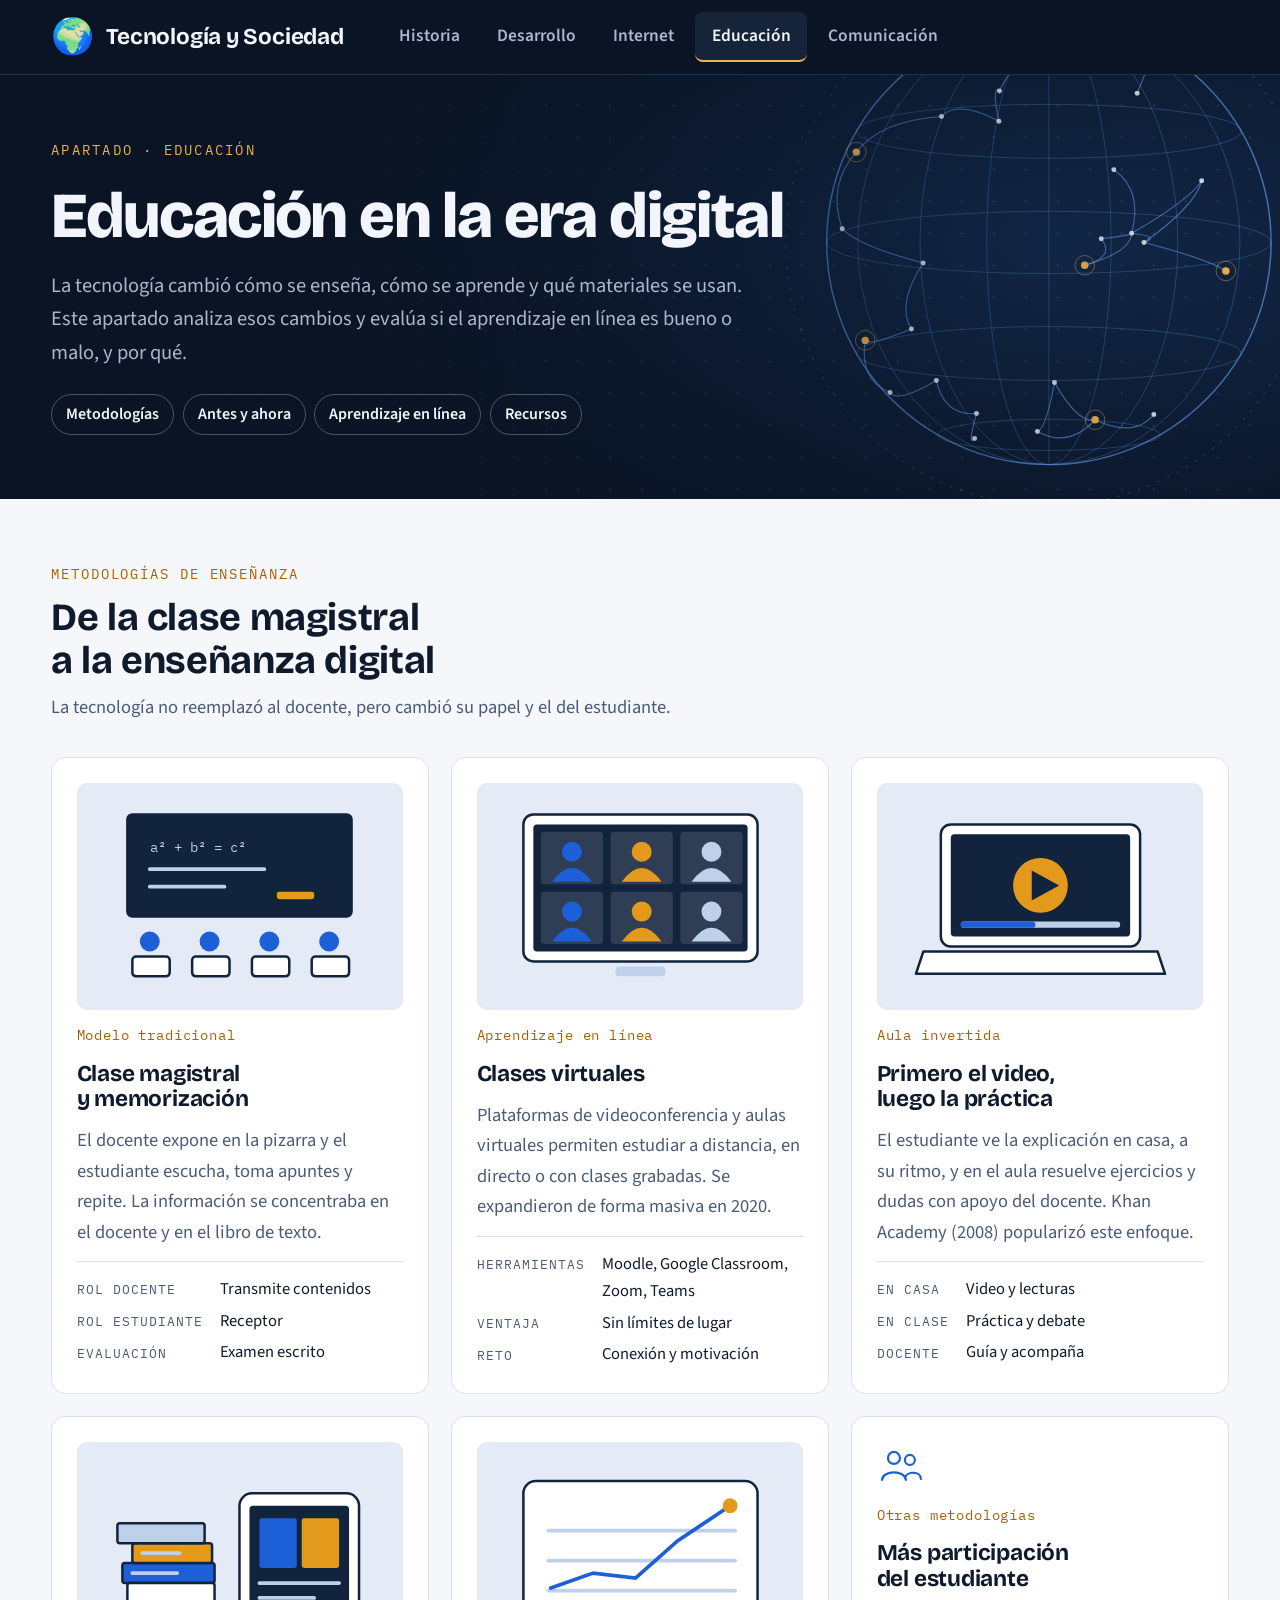
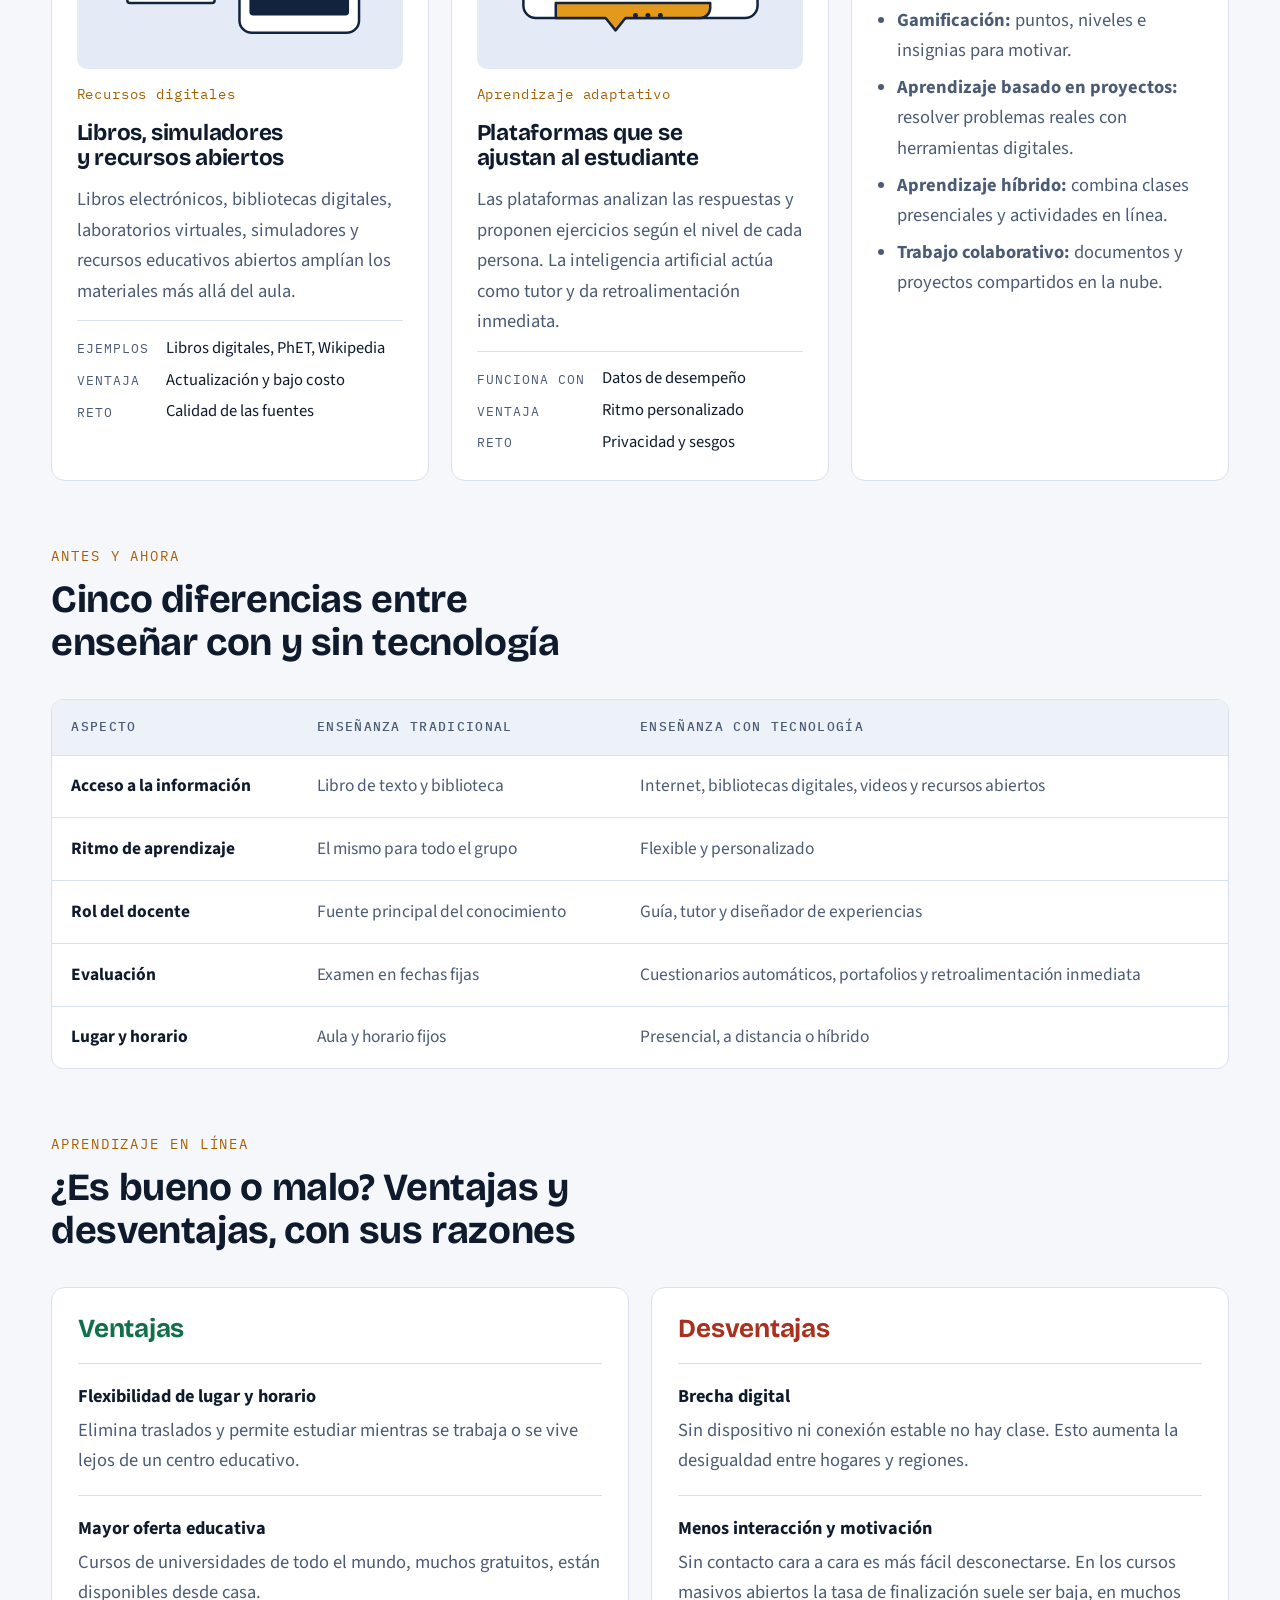
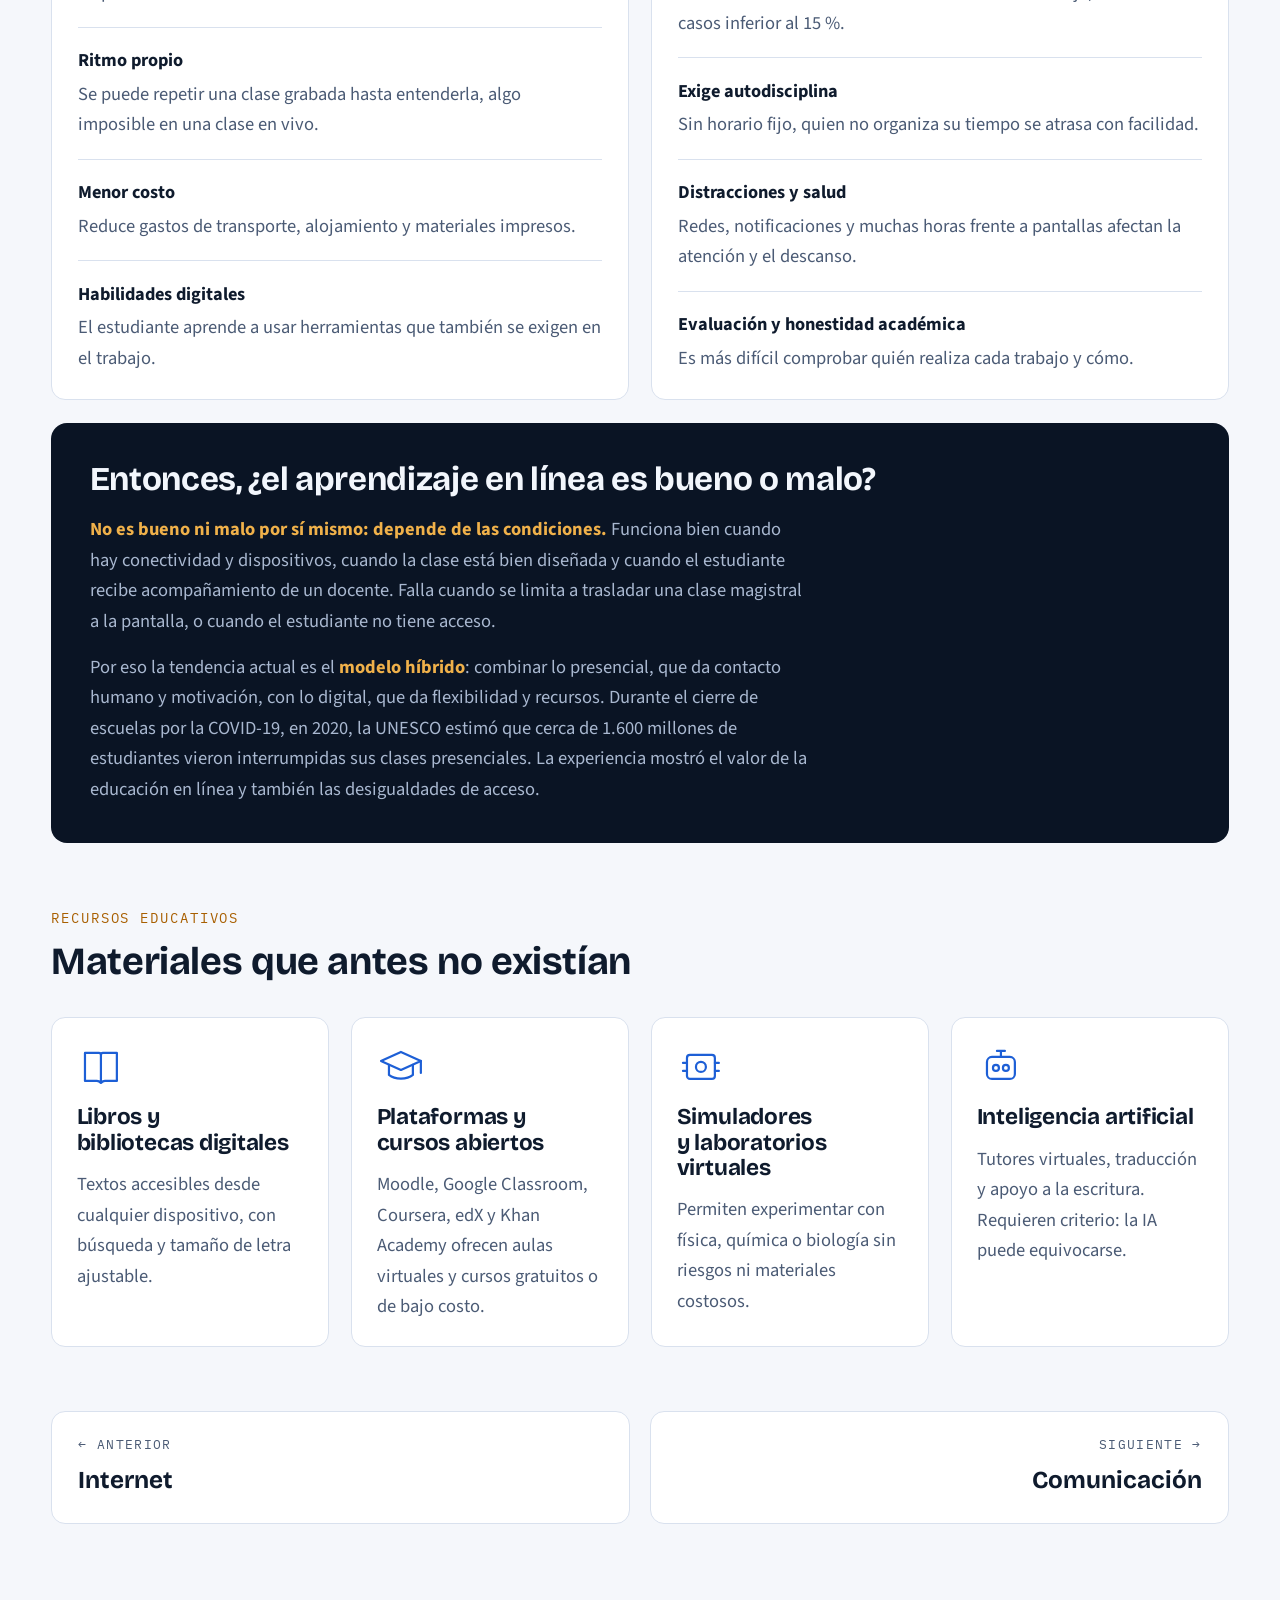
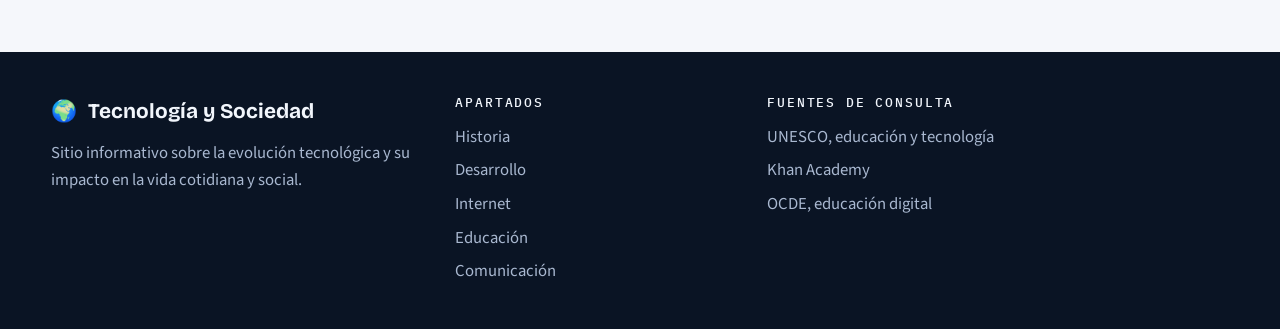
<file: educacion.html>
<!doctype html>
<html lang="es">

<head>
    <meta charset="utf-8">
    <meta name="viewport" content="width=device-width, initial-scale=1">
    <meta name="description"
        content="Cómo la tecnología cambió la enseñanza, el aprendizaje en línea y los recursos educativos.">
    <title>Educación · Tecnología y Sociedad</title>
    <link rel="preconnect" href="https://fonts.googleapis.com">
    <link rel="preconnect" href="https://fonts.gstatic.com" crossorigin>
    <link rel="stylesheet"
        href="https://fonts.googleapis.com/css2?family=Bricolage+Grotesque:opsz,wght@12..96,500;12..96,700;12..96,800&family=IBM+Plex+Mono:wght@400;500&family=Source+Sans+3:wght@400;600;700&display=swap">
    <link rel="stylesheet" href="styles.css">
</head>

<body>
    <header class="site-header">
        <div class="wrap"><a class="brand" href="index.html" aria-label="Tecnología y Sociedad, ir al inicio"><span
                    class="logo" aria-hidden="true">🌍</span><span class="name">Tecnología y Sociedad</span></a>
            <nav class="nav" aria-label="Apartados"><a href="historia.html">Historia</a><a
                    href="desarrollo.html">Desarrollo</a><a href="internet.html">Internet</a><a href="educacion.html"
                    aria-current="page">Educación</a><a href="comunicacion.html">Comunicación</a></nav>
        </div>
    </header>
    <section class="hero hero-page"><svg class="wallpaper" viewBox="0 0 1440 700" preserveAspectRatio="xMaxYMid slice"
            aria-hidden="true" focusable="false">
            <defs>
                <radialGradient id="hpg" cx="0.819" cy="0.429" r="0.55">
                    <stop offset="0" stop-color="var(--hd-bg-2)" />
                    <stop offset="1" stop-color="var(--hd-bg)" />
                </radialGradient>
                <pattern id="hpp" width="36" height="36" patternUnits="userSpaceOnUse">
                    <circle cx="2" cy="2" r="1.2" fill="var(--hd-line)" opacity=".22" />
                </pattern>
                <linearGradient id="hpf" x1="0" x2="1">
                    <stop offset="0" stop-color="var(--hd-bg)" stop-opacity=".92" />
                    <stop offset=".55" stop-color="var(--hd-bg)" stop-opacity=".35" />
                    <stop offset="1" stop-color="var(--hd-bg)" stop-opacity="0" />
                </linearGradient>
            </defs>
            <rect width="1440" height="700" fill="url(#hpg)" />
            <rect width="1440" height="700" fill="url(#hpp)" />
            <circle cx="1180" cy="300" r="296" fill="none" stroke="var(--hd-line)" stroke-width="1"
                stroke-dasharray="3 9" opacity=".35" />
            <circle cx="1180" cy="300" r="250" fill="none" stroke="var(--hd-line)" stroke-width="1.6" opacity=".6" />
            <ellipse cx="1180" cy="300" rx="70.0" ry="250" fill="none" stroke="var(--hd-line)" stroke-width="1"
                opacity=".3" />
            <ellipse cx="1180" cy="300" rx="145.0" ry="250" fill="none" stroke="var(--hd-line)" stroke-width="1"
                opacity=".3" />
            <ellipse cx="1180" cy="300" rx="215.0" ry="250" fill="none" stroke="var(--hd-line)" stroke-width="1"
                opacity=".3" />
            <path d="M1180 50 V550" fill="none" stroke="var(--hd-line)" stroke-width="1" opacity=".3" />
            <ellipse cx="1180" cy="83.5" rx="125.0" ry="17.5" fill="none" stroke="var(--hd-line)" stroke-width="1"
                opacity=".3" />
            <ellipse cx="1180" cy="175.0" rx="216.5" ry="30.3" fill="none" stroke="var(--hd-line)" stroke-width="1"
                opacity=".3" />
            <ellipse cx="1180" cy="300.0" rx="250.0" ry="35.0" fill="none" stroke="var(--hd-line)" stroke-width="1"
                opacity=".3" />
            <ellipse cx="1180" cy="425.0" rx="216.5" ry="30.3" fill="none" stroke="var(--hd-line)" stroke-width="1"
                opacity=".3" />
            <ellipse cx="1180" cy="516.5" rx="125.0" ry="17.5" fill="none" stroke="var(--hd-line)" stroke-width="1"
                opacity=".3" />
            <path d="M1220.3 325.7 Q1255.0 316.2 1238.9 295.8" fill="none" stroke="var(--hd-line)" stroke-width="1.3"
                opacity=".55" />
            <path d="M1220.3 325.7 Q1272.5 310.7 1273.1 289.7" fill="none" stroke="var(--hd-line)" stroke-width="1.3"
                opacity=".55" />
            <path d="M1165.8 101.4 Q1164.7 77.8 1167.1 106.1" fill="none" stroke="var(--hd-line)" stroke-width="1.3"
                opacity=".55" />
            <path d="M1165.8 101.4 Q1152.4 67.1 1145.1 84.4" fill="none" stroke="var(--hd-line)" stroke-width="1.3"
                opacity=".55" />
            <path d="M1238.9 295.8 Q1281.9 290.2 1273.1 289.7" fill="none" stroke="var(--hd-line)" stroke-width="1.3"
                opacity=".55" />
            <path d="M1186.3 457.7 Q1176.2 511.2 1167.1 512.6" fill="none" stroke="var(--hd-line)" stroke-width="1.3"
                opacity=".55" />
            <path d="M1186.3 457.7 Q1213.3 504.3 1232.0 499.5" fill="none" stroke="var(--hd-line)" stroke-width="1.3"
                opacity=".55" />
            <path d="M1351.9 230.6 Q1344.7 259.1 1287.0 300.1" fill="none" stroke="var(--hd-line)" stroke-width="1.3"
                opacity=".55" />
            <path d="M1351.9 230.6 Q1337.4 252.7 1273.1 289.7" fill="none" stroke="var(--hd-line)" stroke-width="1.3"
                opacity=".55" />
            <path d="M1098.6 492.4 Q1087.9 530.7 1096.4 520.6" fill="none" stroke="var(--hd-line)" stroke-width="1.3"
                opacity=".55" />
            <path d="M1098.6 492.4 Q1062.7 496.2 1053.4 455.3" fill="none" stroke="var(--hd-line)" stroke-width="1.3"
                opacity=".55" />
            <path d="M1298.1 493.6 Q1275.4 520.4 1232.0 499.5" fill="none" stroke="var(--hd-line)" stroke-width="1.3"
                opacity=".55" />
            <path d="M963.4 198.4 Q930.3 235.0 947.5 284.7" fill="none" stroke="var(--hd-line)" stroke-width="1.3"
                opacity=".55" />
            <path d="M963.4 198.4 Q990.2 163.1 1059.2 158.3" fill="none" stroke="var(--hd-line)" stroke-width="1.3"
                opacity=".55" />
            <path d="M1300.0 83.9 Q1310.1 59.0 1295.6 79.9" fill="none" stroke="var(--hd-line)" stroke-width="1.3"
                opacity=".55" />
            <path d="M1300.0 83.9 Q1307.9 64.5 1291.0 90.8" fill="none" stroke="var(--hd-line)" stroke-width="1.3"
                opacity=".55" />
            <path d="M1253.1 218.3 Q1285.9 241.4 1273.1 289.7" fill="none" stroke="var(--hd-line)" stroke-width="1.3"
                opacity=".55" />
            <path d="M1001.3 468.8 Q1009.6 481.0 1053.4 455.3" fill="none" stroke="var(--hd-line)" stroke-width="1.3"
                opacity=".55" />
            <path d="M1001.3 468.8 Q966.3 454.8 973.4 410.2" fill="none" stroke="var(--hd-line)" stroke-width="1.3"
                opacity=".55" />
            <path d="M947.5 284.7 Q967.1 304.4 1038.6 323.1" fill="none" stroke="var(--hd-line)" stroke-width="1.3"
                opacity=".55" />
            <path d="M1167.1 512.6 Q1202.0 532.0 1232.0 499.5" fill="none" stroke="var(--hd-line)" stroke-width="1.3"
                opacity=".55" />
            <path d="M1379.1 332.1 Q1358.9 318.8 1287.0 300.1" fill="none" stroke="var(--hd-line)" stroke-width="1.3"
                opacity=".55" />
            <path d="M1273.1 289.7 Q1306.0 293.6 1287.0 300.1" fill="none" stroke="var(--hd-line)" stroke-width="1.3"
                opacity=".55" />
            <path d="M1038.6 323.1 Q1007.9 370.0 1025.4 397.3" fill="none" stroke="var(--hd-line)" stroke-width="1.3"
                opacity=".55" />
            <path d="M1295.6 79.9 Q1305.4 62.3 1291.0 90.8" fill="none" stroke="var(--hd-line)" stroke-width="1.3"
                opacity=".55" />
            <path d="M1279.3 132.1 Q1297.8 88.8 1291.0 90.8" fill="none" stroke="var(--hd-line)" stroke-width="1.3"
                opacity=".55" />
            <path d="M1025.4 397.3 Q976.8 416.7 973.4 410.2" fill="none" stroke="var(--hd-line)" stroke-width="1.3"
                opacity=".55" />
            <path d="M1123.8 163.8 Q1115.2 122.2 1124.4 129.6" fill="none" stroke="var(--hd-line)" stroke-width="1.3"
                opacity=".55" />
            <path d="M1123.8 163.8 Q1077.6 139.1 1059.2 158.3" fill="none" stroke="var(--hd-line)" stroke-width="1.3"
                opacity=".55" />
            <path d="M1124.4 129.6 Q1140.9 92.3 1167.1 106.1" fill="none" stroke="var(--hd-line)" stroke-width="1.3"
                opacity=".55" />
            <path d="M1167.1 106.1 Q1153.1 69.4 1145.1 84.4" fill="none" stroke="var(--hd-line)" stroke-width="1.3"
                opacity=".55" />
            <circle cx="1220.3" cy="325.7" r="4.2" fill="var(--hd-warm)" opacity="1" />
            <circle cx="1220.3" cy="325.7" r="11" fill="none" stroke="var(--hd-warm)" stroke-width="1" opacity=".5" />
            <circle cx="1165.8" cy="101.4" r="2.8" fill="var(--hd-fg)" opacity="0.85" />
            <circle cx="1238.9" cy="295.8" r="2.8" fill="var(--hd-fg)" opacity="0.85" />
            <circle cx="1186.3" cy="457.7" r="2.8" fill="var(--hd-fg)" opacity="0.85" />
            <circle cx="1351.9" cy="230.6" r="2.8" fill="var(--hd-fg)" opacity="0.85" />
            <circle cx="1098.6" cy="492.4" r="2.8" fill="var(--hd-fg)" opacity="0.85" />
            <circle cx="1298.1" cy="493.6" r="2.8" fill="var(--hd-fg)" opacity="0.85" />
            <circle cx="963.4" cy="198.4" r="4.2" fill="var(--hd-warm)" opacity="1" />
            <circle cx="963.4" cy="198.4" r="11" fill="none" stroke="var(--hd-warm)" stroke-width="1" opacity=".5" />
            <circle cx="1300.0" cy="83.9" r="2.8" fill="var(--hd-fg)" opacity="0.85" />
            <circle cx="1253.1" cy="218.3" r="2.8" fill="var(--hd-fg)" opacity="0.85" />
            <circle cx="1001.3" cy="468.8" r="2.8" fill="var(--hd-fg)" opacity="0.85" />
            <circle cx="947.5" cy="284.7" r="2.8" fill="var(--hd-fg)" opacity="0.85" />
            <circle cx="1053.4" cy="455.3" r="2.8" fill="var(--hd-fg)" opacity="0.85" />
            <circle cx="1167.1" cy="512.6" r="2.8" fill="var(--hd-fg)" opacity="0.85" />
            <circle cx="1379.1" cy="332.1" r="4.2" fill="var(--hd-warm)" opacity="1" />
            <circle cx="1379.1" cy="332.1" r="11" fill="none" stroke="var(--hd-warm)" stroke-width="1" opacity=".5" />
            <circle cx="1273.1" cy="289.7" r="2.8" fill="var(--hd-fg)" opacity="0.85" />
            <circle cx="1287.0" cy="300.1" r="2.8" fill="var(--hd-fg)" opacity="0.85" />
            <circle cx="1038.6" cy="323.1" r="2.8" fill="var(--hd-fg)" opacity="0.85" />
            <circle cx="1295.6" cy="79.9" r="2.8" fill="var(--hd-fg)" opacity="0.85" />
            <circle cx="1279.3" cy="132.1" r="2.8" fill="var(--hd-fg)" opacity="0.85" />
            <circle cx="1025.4" cy="397.3" r="2.8" fill="var(--hd-fg)" opacity="0.85" />
            <circle cx="973.4" cy="410.2" r="4.2" fill="var(--hd-warm)" opacity="1" />
            <circle cx="973.4" cy="410.2" r="11" fill="none" stroke="var(--hd-warm)" stroke-width="1" opacity=".5" />
            <circle cx="1123.8" cy="163.8" r="2.8" fill="var(--hd-fg)" opacity="0.85" />
            <circle cx="1124.4" cy="129.6" r="2.8" fill="var(--hd-fg)" opacity="0.85" />
            <circle cx="1291.0" cy="90.8" r="2.8" fill="var(--hd-fg)" opacity="0.85" />
            <circle cx="1096.4" cy="520.6" r="2.8" fill="var(--hd-fg)" opacity="0.85" />
            <circle cx="1167.1" cy="106.1" r="2.8" fill="var(--hd-fg)" opacity="0.85" />
            <circle cx="1145.1" cy="84.4" r="2.8" fill="var(--hd-fg)" opacity="0.85" />
            <circle cx="1232.0" cy="499.5" r="4.2" fill="var(--hd-warm)" opacity="1" />
            <circle cx="1232.0" cy="499.5" r="11" fill="none" stroke="var(--hd-warm)" stroke-width="1" opacity=".5" />
            <circle cx="1059.2" cy="158.3" r="2.8" fill="var(--hd-fg)" opacity="0.85" />
            <rect width="1440" height="700" fill="url(#hpf)" />
        </svg>
        <div class="wrap">
            <div class="copy">
                <div class="eyebrow">Apartado · Educación</div>
                <h1>Educación en la era digital</h1>
                <p class="lead">La tecnología cambió cómo se enseña, cómo se aprende y qué materiales se usan. Este
                    apartado analiza esos cambios y evalúa si el aprendizaje en línea es bueno o malo, y por qué.</p>
                <div class="chips"><a href="#metodologias">Metodologías</a><a href="#comparacion">Antes y ahora</a><a
                        href="#en-linea">Aprendizaje en línea</a><a href="#recursos">Recursos</a></div>
            </div>
        </div>
    </section>
    <section class="section" id="metodologias">
        <div class="wrap">
            <div class="section-head"><span class="kicker">Metodologías de enseñanza</span>
                <h2>De la clase magistral a la enseñanza digital</h2>
                <p>La tecnología no reemplazó al docente, pero cambió su papel y el del estudiante.</p>
            </div>
            <div class="grid g3">
                <article class="card">
                    <figure class="fig"><svg class="il" viewBox="0 0 240 160" role="img"
                            aria-label="Ilustración de un aula tradicional con pizarra y estudiantes sentados">
                            <rect class="d l" x="30" y="14" width="180" height="82" rx="4" /><text x="48" y="44">a² + b²
                                = c²</text>
                            <path class="sw" d="M48 58 h92 M48 72 h60" />
                            <rect class="c" x="150" y="76" width="30" height="6" rx="2" />
                            <circle class="a" cx="48" cy="116" r="8" />
                            <rect class="b l" x="34" y="128" width="30" height="16" rx="3" />
                            <circle class="a" cx="96" cy="116" r="8" />
                            <rect class="b l" x="82" y="128" width="30" height="16" rx="3" />
                            <circle class="a" cx="144" cy="116" r="8" />
                            <rect class="b l" x="130" y="128" width="30" height="16" rx="3" />
                            <circle class="a" cx="192" cy="116" r="8" />
                            <rect class="b l" x="178" y="128" width="30" height="16" rx="3" />
                        </svg></figure><span class="tag">Modelo tradicional</span>
                    <h3>Clase magistral y memorización</h3>
                    <p>El docente expone en la pizarra y el estudiante escucha, toma apuntes y repite. La información se
                        concentraba en el docente y en el libro de texto.</p>
                    <dl class="specs">
                        <dt>Rol docente</dt>
                        <dd>Transmite contenidos</dd>
                        <dt>Rol estudiante</dt>
                        <dd>Receptor</dd>
                        <dt>Evaluación</dt>
                        <dd>Examen escrito</dd>
                    </dl>
                </article>
                <article class="card">
                    <figure class="fig"><svg class="il" viewBox="0 0 240 160" role="img"
                            aria-label="Ilustración de una clase virtual con participantes en video">
                            <rect class="b l" x="26" y="14" width="188" height="118" rx="8" />
                            <rect class="d" x="34" y="22" width="172" height="102" rx="3" />
                            <rect class="b" x="40" y="28" width="50" height="42" rx="3" opacity=".12" />
                            <circle class="a" cx="65" cy="44" r="8" />
                            <path class="a" d="M49 68 q16 -22 32 0 z" />
                            <rect class="b" x="96" y="28" width="50" height="42" rx="3" opacity=".12" />
                            <circle class="c" cx="121" cy="44" r="8" />
                            <path class="c" d="M105 68 q16 -22 32 0 z" />
                            <rect class="b" x="152" y="28" width="50" height="42" rx="3" opacity=".12" />
                            <circle class="w" cx="177" cy="44" r="8" />
                            <path class="w" d="M161 68 q16 -22 32 0 z" />
                            <rect class="b" x="40" y="76" width="50" height="42" rx="3" opacity=".12" />
                            <circle class="a" cx="65" cy="92" r="8" />
                            <path class="a" d="M49 116 q16 -22 32 0 z" />
                            <rect class="b" x="96" y="76" width="50" height="42" rx="3" opacity=".12" />
                            <circle class="c" cx="121" cy="92" r="8" />
                            <path class="c" d="M105 116 q16 -22 32 0 z" />
                            <rect class="b" x="152" y="76" width="50" height="42" rx="3" opacity=".12" />
                            <circle class="w" cx="177" cy="92" r="8" />
                            <path class="w" d="M161 116 q16 -22 32 0 z" />
                            <rect class="w" x="100" y="136" width="40" height="8" rx="3" />
                        </svg></figure><span class="tag">Aprendizaje en línea</span>
                    <h3>Clases virtuales</h3>
                    <p>Plataformas de videoconferencia y aulas virtuales permiten estudiar a distancia, en directo o con
                        clases grabadas. Se expandieron de forma masiva en 2020.</p>
                    <dl class="specs">
                        <dt>Herramientas</dt>
                        <dd>Moodle, Google Classroom, Zoom, Teams</dd>
                        <dt>Ventaja</dt>
                        <dd>Sin límites de lugar</dd>
                        <dt>Reto</dt>
                        <dd>Conexión y motivación</dd>
                    </dl>
                </article>
                <article class="card">
                    <figure class="fig"><svg class="il" viewBox="0 0 240 160" role="img"
                            aria-label="Ilustración de una lección en video con botón de reproducción">
                            <rect class="b l" x="40" y="22" width="160" height="98" rx="8" />
                            <rect class="d" x="48" y="30" width="144" height="82" rx="3" />
                            <circle class="c" cx="120" cy="71" r="22" />
                            <path class="d" d="M113 59 L135 71 L113 83 z" />
                            <rect class="w" x="56" y="100" width="128" height="5" rx="2.5" />
                            <rect class="a" x="56" y="100" width="60" height="5" rx="2.5" />
                            <path class="b l" d="M26 124 H214 L220 142 H20 Z" />
                        </svg></figure><span class="tag">Aula invertida</span>
                    <h3>Primero el video, luego la práctica</h3>
                    <p>El estudiante ve la explicación en casa, a su ritmo, y en el aula resuelve ejercicios y dudas con
                        apoyo del docente. Khan Academy (2008) popularizó este enfoque.</p>
                    <dl class="specs">
                        <dt>En casa</dt>
                        <dd>Video y lecturas</dd>
                        <dt>En clase</dt>
                        <dd>Práctica y debate</dd>
                        <dt>Docente</dt>
                        <dd>Guía y acompaña</dd>
                    </dl>
                </article>
                <article class="card">
                    <figure class="fig"><svg class="il" viewBox="0 0 240 160" role="img"
                            aria-label="Ilustración de una biblioteca digital con libros y una tableta">
                            <rect class="a l" x="26" y="86" width="74" height="16" rx="2" />
                            <rect class="c l" x="34" y="70" width="64" height="16" rx="2" />
                            <rect class="w l" x="22" y="54" width="70" height="16" rx="2" />
                            <rect class="b l" x="30" y="102" width="70" height="16" rx="2" />
                            <path class="sw" d="M36 62 h40 M42 78 h30 M34 94 h36" />
                            <rect class="b l" x="120" y="30" width="96" height="112" rx="10" />
                            <rect class="d" x="128" y="40" width="80" height="88" rx="3" />
                            <rect class="a" x="136" y="50" width="30" height="40" rx="2" />
                            <rect class="c" x="170" y="50" width="30" height="40" rx="2" />
                            <path class="sw" d="M136 102 h64 M136 114 h44" />
                        </svg></figure><span class="tag">Recursos digitales</span>
                    <h3>Libros, simuladores y recursos abiertos</h3>
                    <p>Libros electrónicos, bibliotecas digitales, laboratorios virtuales, simuladores y recursos
                        educativos abiertos amplían los materiales más allá del aula.</p>
                    <dl class="specs">
                        <dt>Ejemplos</dt>
                        <dd>Libros digitales, PhET, Wikipedia</dd>
                        <dt>Ventaja</dt>
                        <dd>Actualización y bajo costo</dd>
                        <dt>Reto</dt>
                        <dd>Calidad de las fuentes</dd>
                    </dl>
                </article>
                <article class="card">
                    <figure class="fig"><svg class="il" viewBox="0 0 240 160" role="img"
                            aria-label="Ilustración de un gráfico de progreso con asistente virtual">
                            <rect class="b l" x="26" y="20" width="188" height="110" rx="10" />
                            <path class="sw" d="M46 108 H196 M46 84 H196 M46 60 H196" />
                            <path class="sa" d="M48 106 L82 94 L116 98 L150 68 L192 40" />
                            <circle class="c" cx="192" cy="40" r="6" />
                            <path class="c l" d="M52 132 h40 l8 10 l8 -10 h60 a8 8 0 0 0 8 -8 v-4 h-124 z"
                                transform="translate(0,-2)" />
                            <circle class="d" cx="116" cy="128" r="2" />
                            <circle class="d" cx="126" cy="128" r="2" />
                            <circle class="d" cx="136" cy="128" r="2" />
                        </svg></figure><span class="tag">Aprendizaje adaptativo</span>
                    <h3>Plataformas que se ajustan al estudiante</h3>
                    <p>Las plataformas analizan las respuestas y proponen ejercicios según el nivel de cada persona. La
                        inteligencia artificial actúa como tutor y da retroalimentación inmediata.</p>
                    <dl class="specs">
                        <dt>Funciona con</dt>
                        <dd>Datos de desempeño</dd>
                        <dt>Ventaja</dt>
                        <dd>Ritmo personalizado</dd>
                        <dt>Reto</dt>
                        <dd>Privacidad y sesgos</dd>
                    </dl>
                </article>
                <article class="card"><svg class="ico" viewBox="0 0 48 48" fill="none" stroke="currentColor"
                        stroke-width="2.2" stroke-linecap="round" stroke-linejoin="round" aria-hidden="true">
                        <circle cx="17" cy="16" r="6" />
                        <circle cx="33" cy="18" r="5" />
                        <path d="M5 38 C6 28 28 28 29 38 M28 36 C30 29 44 29 44 37" />
                    </svg><span class="tag">Otras metodologías</span>
                    <h3>Más participación del estudiante</h3>
                    <ul>
                        <li><b>Gamificación:</b> puntos, niveles e insignias para motivar.</li>
                        <li><b>Aprendizaje basado en proyectos:</b> resolver problemas reales con herramientas
                            digitales.</li>
                        <li><b>Aprendizaje híbrido:</b> combina clases presenciales y actividades en línea.</li>
                        <li><b>Trabajo colaborativo:</b> documentos y proyectos compartidos en la nube.</li>
                    </ul>
                </article>
            </div>
        </div>
    </section>
    <section class="section" id="comparacion">
        <div class="wrap">
            <div class="section-head"><span class="kicker">Antes y ahora</span>
                <h2>Cinco diferencias entre enseñar con y sin tecnología</h2>
            </div>
            <div class="table-scroll">
                <table>
                    <thead>
                        <tr>
                            <th>Aspecto</th>
                            <th>Enseñanza tradicional</th>
                            <th>Enseñanza con tecnología</th>
                        </tr>
                    </thead>
                    <tbody>
                        <tr>
                            <td>Acceso a la información</td>
                            <td>Libro de texto y biblioteca</td>
                            <td>Internet, bibliotecas digitales, videos y recursos abiertos</td>
                        </tr>
                        <tr>
                            <td>Ritmo de aprendizaje</td>
                            <td>El mismo para todo el grupo</td>
                            <td>Flexible y personalizado</td>
                        </tr>
                        <tr>
                            <td>Rol del docente</td>
                            <td>Fuente principal del conocimiento</td>
                            <td>Guía, tutor y diseñador de experiencias</td>
                        </tr>
                        <tr>
                            <td>Evaluación</td>
                            <td>Examen en fechas fijas</td>
                            <td>Cuestionarios automáticos, portafolios y retroalimentación inmediata</td>
                        </tr>
                        <tr>
                            <td>Lugar y horario</td>
                            <td>Aula y horario fijos</td>
                            <td>Presencial, a distancia o híbrido</td>
                        </tr>
                    </tbody>
                </table>
            </div>
        </div>
    </section>
    <section class="section" id="en-linea">
        <div class="wrap">
            <div class="section-head"><span class="kicker">Aprendizaje en línea</span>
                <h2>¿Es bueno o malo? Ventajas y desventajas, con sus razones</h2>
            </div>
            <div class="pc">
                <div class="col pos">
                    <h3>Ventajas</h3>
                    <div class="pt"><b>Flexibilidad de lugar y horario</b><span>Elimina traslados y permite estudiar
                            mientras se trabaja o se vive lejos de un centro educativo.</span></div>
                    <div class="pt"><b>Mayor oferta educativa</b><span>Cursos de universidades de todo el mundo, muchos
                            gratuitos, están disponibles desde casa.</span></div>
                    <div class="pt"><b>Ritmo propio</b><span>Se puede repetir una clase grabada hasta entenderla, algo
                            imposible en una clase en vivo.</span></div>
                    <div class="pt"><b>Menor costo</b><span>Reduce gastos de transporte, alojamiento y materiales
                            impresos.</span></div>
                    <div class="pt"><b>Habilidades digitales</b><span>El estudiante aprende a usar herramientas que
                            también se exigen en el trabajo.</span></div>
                </div>
                <div class="col neg">
                    <h3>Desventajas</h3>
                    <div class="pt"><b>Brecha digital</b><span>Sin dispositivo ni conexión estable no hay clase. Esto
                            aumenta la desigualdad entre hogares y regiones.</span></div>
                    <div class="pt"><b>Menos interacción y motivación</b><span>Sin contacto cara a cara es más fácil
                            desconectarse. En los cursos masivos abiertos la tasa de finalización suele ser baja, en
                            muchos casos inferior al 15 %.</span></div>
                    <div class="pt"><b>Exige autodisciplina</b><span>Sin horario fijo, quien no organiza su tiempo se
                            atrasa con facilidad.</span></div>
                    <div class="pt"><b>Distracciones y salud</b><span>Redes, notificaciones y muchas horas frente a
                            pantallas afectan la atención y el descanso.</span></div>
                    <div class="pt"><b>Evaluación y honestidad académica</b><span>Es más difícil comprobar quién realiza
                            cada trabajo y cómo.</span></div>
                </div>
            </div>
            <div style="margin-top:1.3rem">
                <div class="verdict">
                    <h3>Entonces, ¿el aprendizaje en línea es bueno o malo?</h3>
                    <p><b>No es bueno ni malo por sí mismo: depende de las condiciones.</b> Funciona bien cuando hay
                        conectividad y dispositivos, cuando la clase está bien diseñada y cuando el estudiante recibe
                        acompañamiento de un docente. Falla cuando se limita a trasladar una clase magistral a la
                        pantalla, o cuando el estudiante no tiene acceso.</p>
                    <p>Por eso la tendencia actual es el <b>modelo híbrido</b>: combinar lo presencial, que da contacto
                        humano y motivación, con lo digital, que da flexibilidad y recursos. Durante el cierre de
                        escuelas por la COVID-19, en 2020, la UNESCO estimó que cerca de 1.600 millones de estudiantes
                        vieron interrumpidas sus clases presenciales. La experiencia mostró el valor de la educación en
                        línea y también las desigualdades de acceso.</p>
                </div>
            </div>
        </div>
    </section>
    <section class="section" id="recursos">
        <div class="wrap">
            <div class="section-head"><span class="kicker">Recursos educativos</span>
                <h2>Materiales que antes no existían</h2>
            </div>
            <div class="grid g4">
                <div class="card"><svg class="ico" viewBox="0 0 48 48" fill="none" stroke="currentColor"
                        stroke-width="2.2" stroke-linecap="round" stroke-linejoin="round" aria-hidden="true">
                        <path
                            d="M8 10 H22 C24 10 24 12 24 12 V40 C24 40 22 38 20 38 H8 Z M40 10 H26 C24 10 24 12 24 12 V40 C24 40 26 38 28 38 H40 Z" />
                    </svg>
                    <h3>Libros y bibliotecas digitales</h3>
                    <p>Textos accesibles desde cualquier dispositivo, con búsqueda y tamaño de letra ajustable.</p>
                </div>
                <div class="card"><svg class="ico" viewBox="0 0 48 48" fill="none" stroke="currentColor"
                        stroke-width="2.2" stroke-linecap="round" stroke-linejoin="round" aria-hidden="true">
                        <path d="M4 18 L24 9 L44 18 L24 27 Z" />
                        <path d="M12 22 V32 C18 37 30 37 36 32 V22 M44 18 V30" />
                    </svg>
                    <h3>Plataformas y cursos abiertos</h3>
                    <p>Moodle, Google Classroom, Coursera, edX y Khan Academy ofrecen aulas virtuales y cursos gratuitos
                        o de bajo costo.</p>
                </div>
                <div class="card"><svg class="ico" viewBox="0 0 48 48" fill="none" stroke="currentColor"
                        stroke-width="2.2" stroke-linecap="round" stroke-linejoin="round" aria-hidden="true">
                        <rect x="10" y="12" width="28" height="24" rx="3" />
                        <path d="M6 20 H10 M6 28 H10 M38 20 H42 M38 28 H42" />
                        <circle cx="24" cy="24" r="5" />
                    </svg>
                    <h3>Simuladores y laboratorios virtuales</h3>
                    <p>Permiten experimentar con física, química o biología sin riesgos ni materiales costosos.</p>
                </div>
                <div class="card"><svg class="ico" viewBox="0 0 48 48" fill="none" stroke="currentColor"
                        stroke-width="2.2" stroke-linecap="round" stroke-linejoin="round" aria-hidden="true">
                        <rect x="10" y="14" width="28" height="22" rx="5" />
                        <circle cx="19" cy="25" r="3" />
                        <circle cx="29" cy="25" r="3" />
                        <path d="M24 14 V8 M20 8 H28" />
                    </svg>
                    <h3>Inteligencia artificial</h3>
                    <p>Tutores virtuales, traducción y apoyo a la escritura. Requieren criterio: la IA puede
                        equivocarse.</p>
                </div>
            </div>
        </div>
    </section>
    <section class="section">
        <div class="wrap">
            <nav class="pager" aria-label="Navegación entre apartados"><a class="prev" href="internet.html"><small>←
                        Anterior</small><strong>Internet</strong></a><a class="next"
                    href="comunicacion.html"><small>Siguiente →</small><strong>Comunicación</strong></a></nav>
        </div>
    </section>
    <footer class="site-footer">
        <div class="wrap">
            <div>
                <div class="fb"><span aria-hidden="true">🌍</span>Tecnología y Sociedad</div>
                <p>Sitio informativo sobre la evolución tecnológica y su impacto en la vida cotidiana y social.</p>
            </div>
            <div>
                <h4>Apartados</h4>
                <ul>
                    <li><a href="historia.html">Historia</a></li>
                    <li><a href="desarrollo.html">Desarrollo</a></li>
                    <li><a href="internet.html">Internet</a></li>
                    <li><a href="educacion.html">Educación</a></li>
                    <li><a href="comunicacion.html">Comunicación</a></li>
                </ul>
            </div>
            <div>
                <h4>Fuentes de consulta</h4>
                <ul>
                    <li><a href="https://www.unesco.org/es/digital-education" rel="noopener" target="_blank">UNESCO,
                            educación y tecnología</a></li>
                    <li><a href="https://www.khanacademy.org" rel="noopener" target="_blank">Khan Academy</a></li>
                    <li><a href="https://www.oecd.org/en/topics/digital-education.html" rel="noopener"
                            target="_blank">OCDE, educación digital</a></li>
                </ul>
            </div>
        </div>
    </footer>
</body>

</html>
</file>
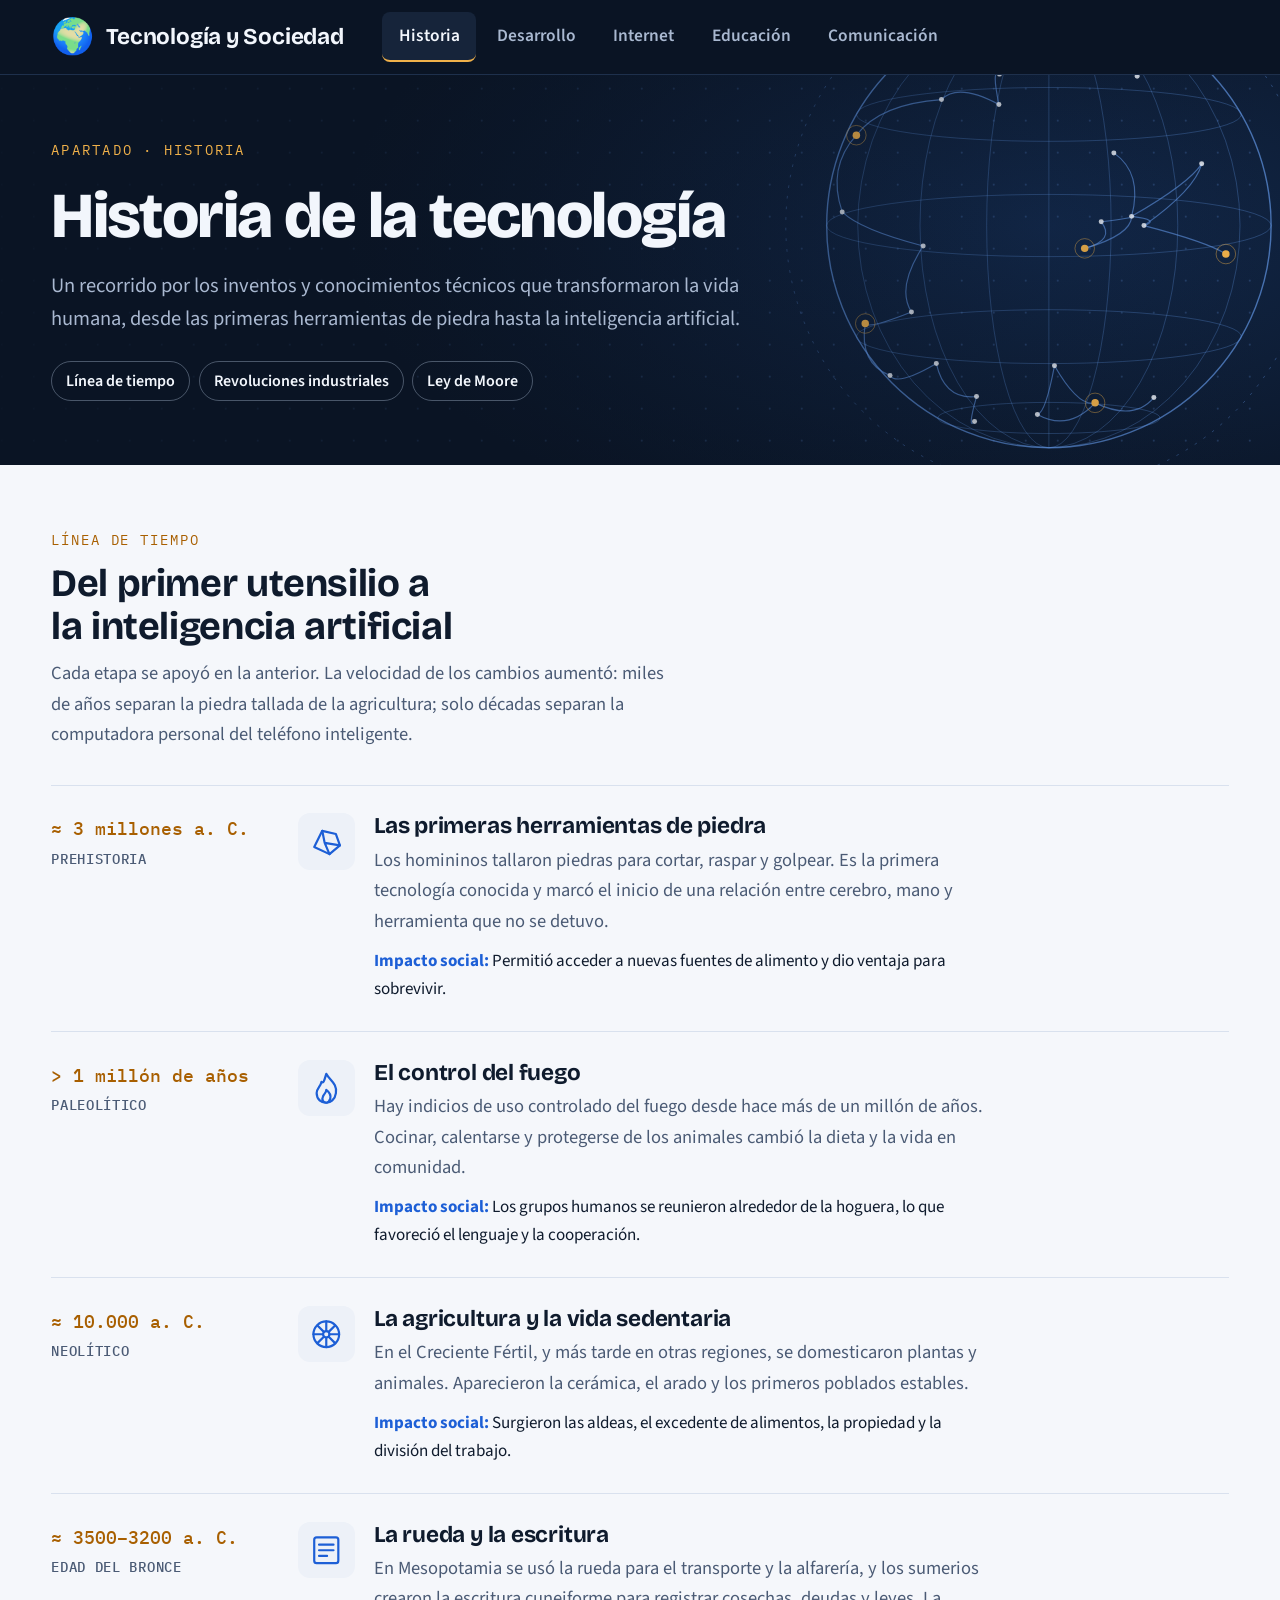
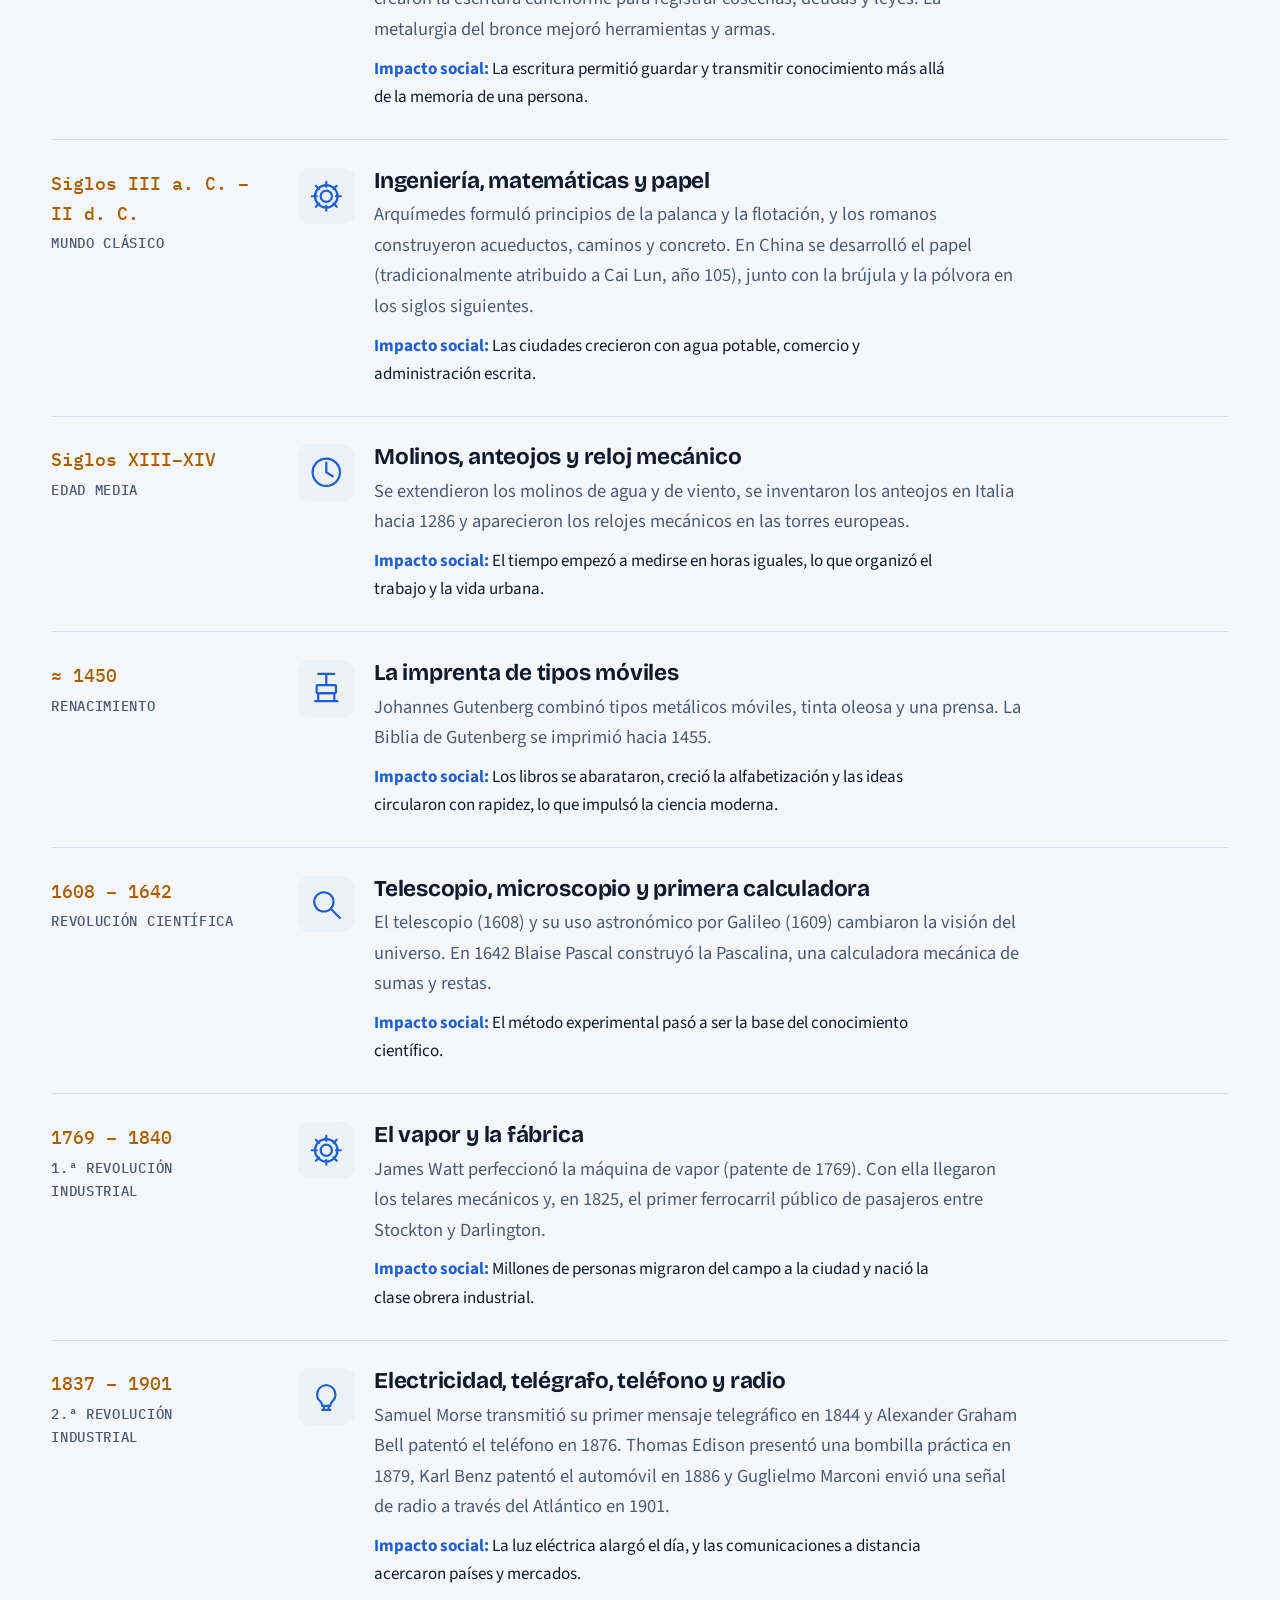
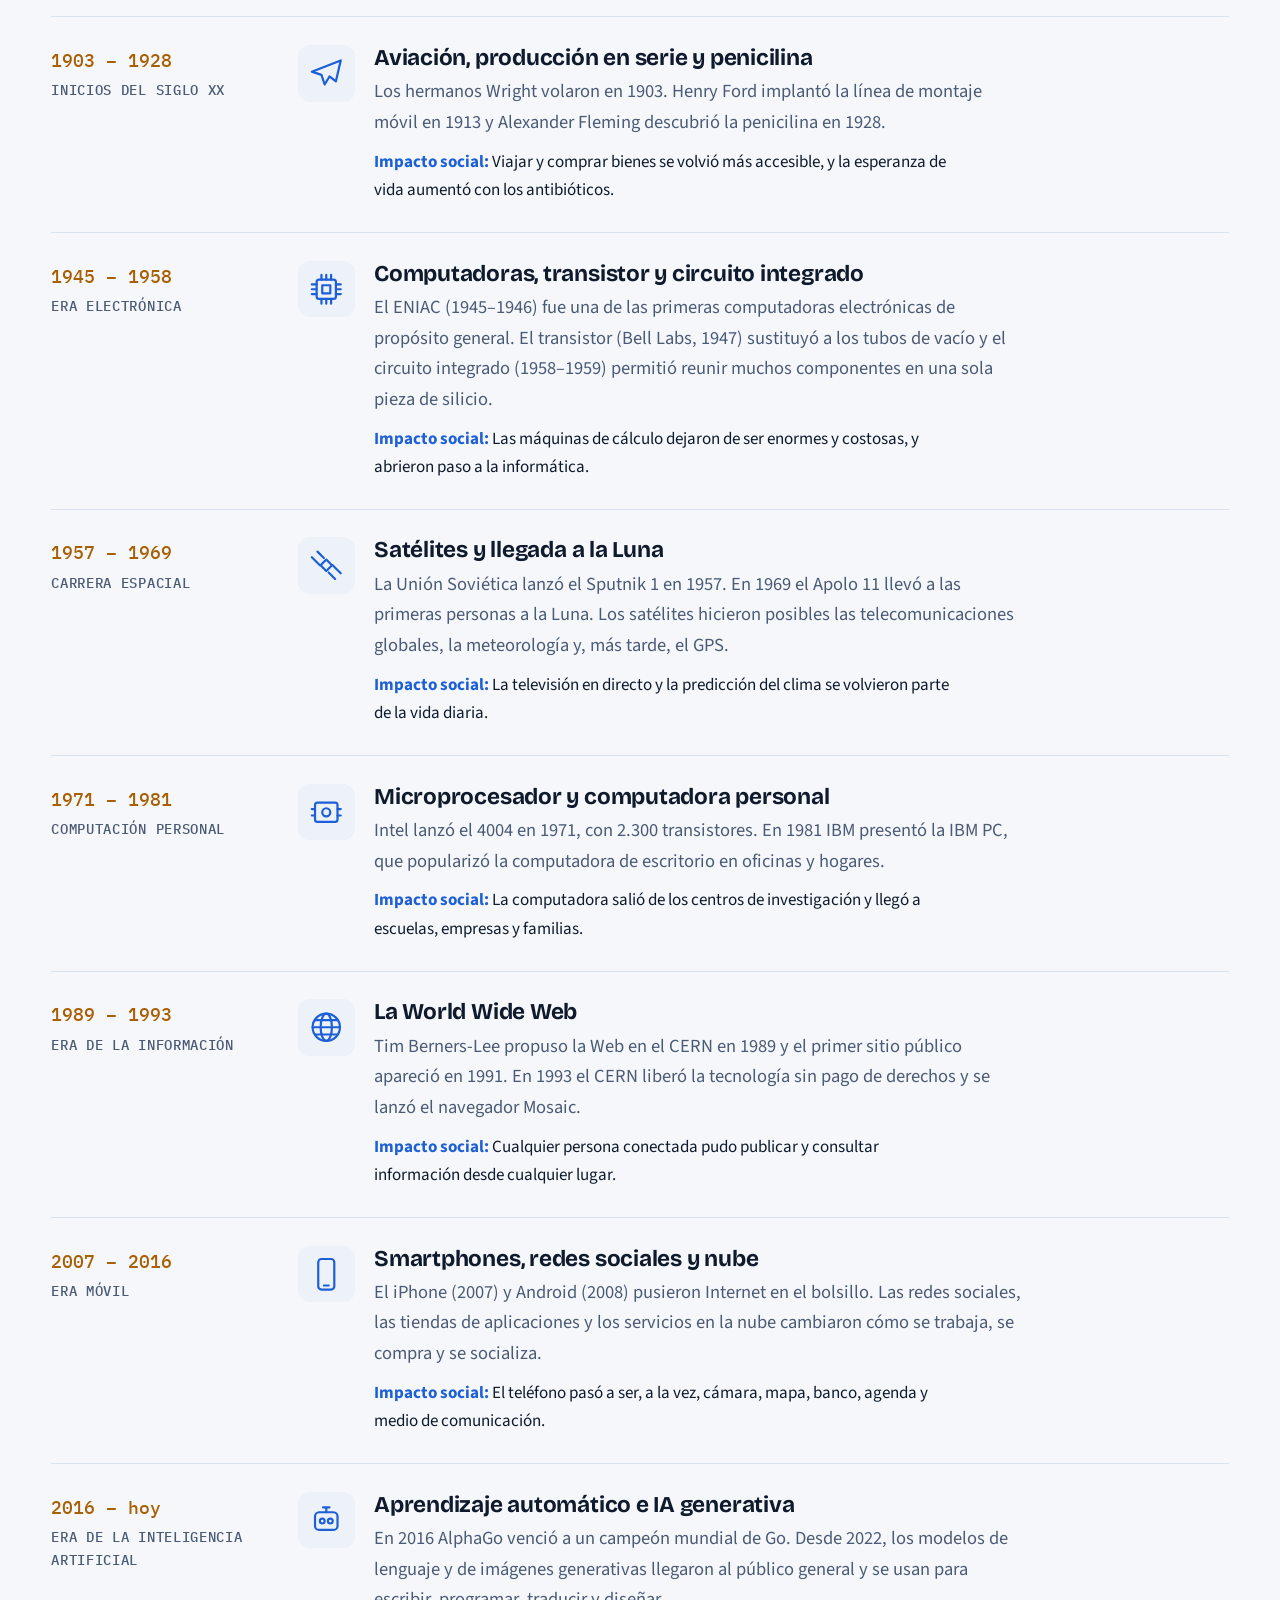
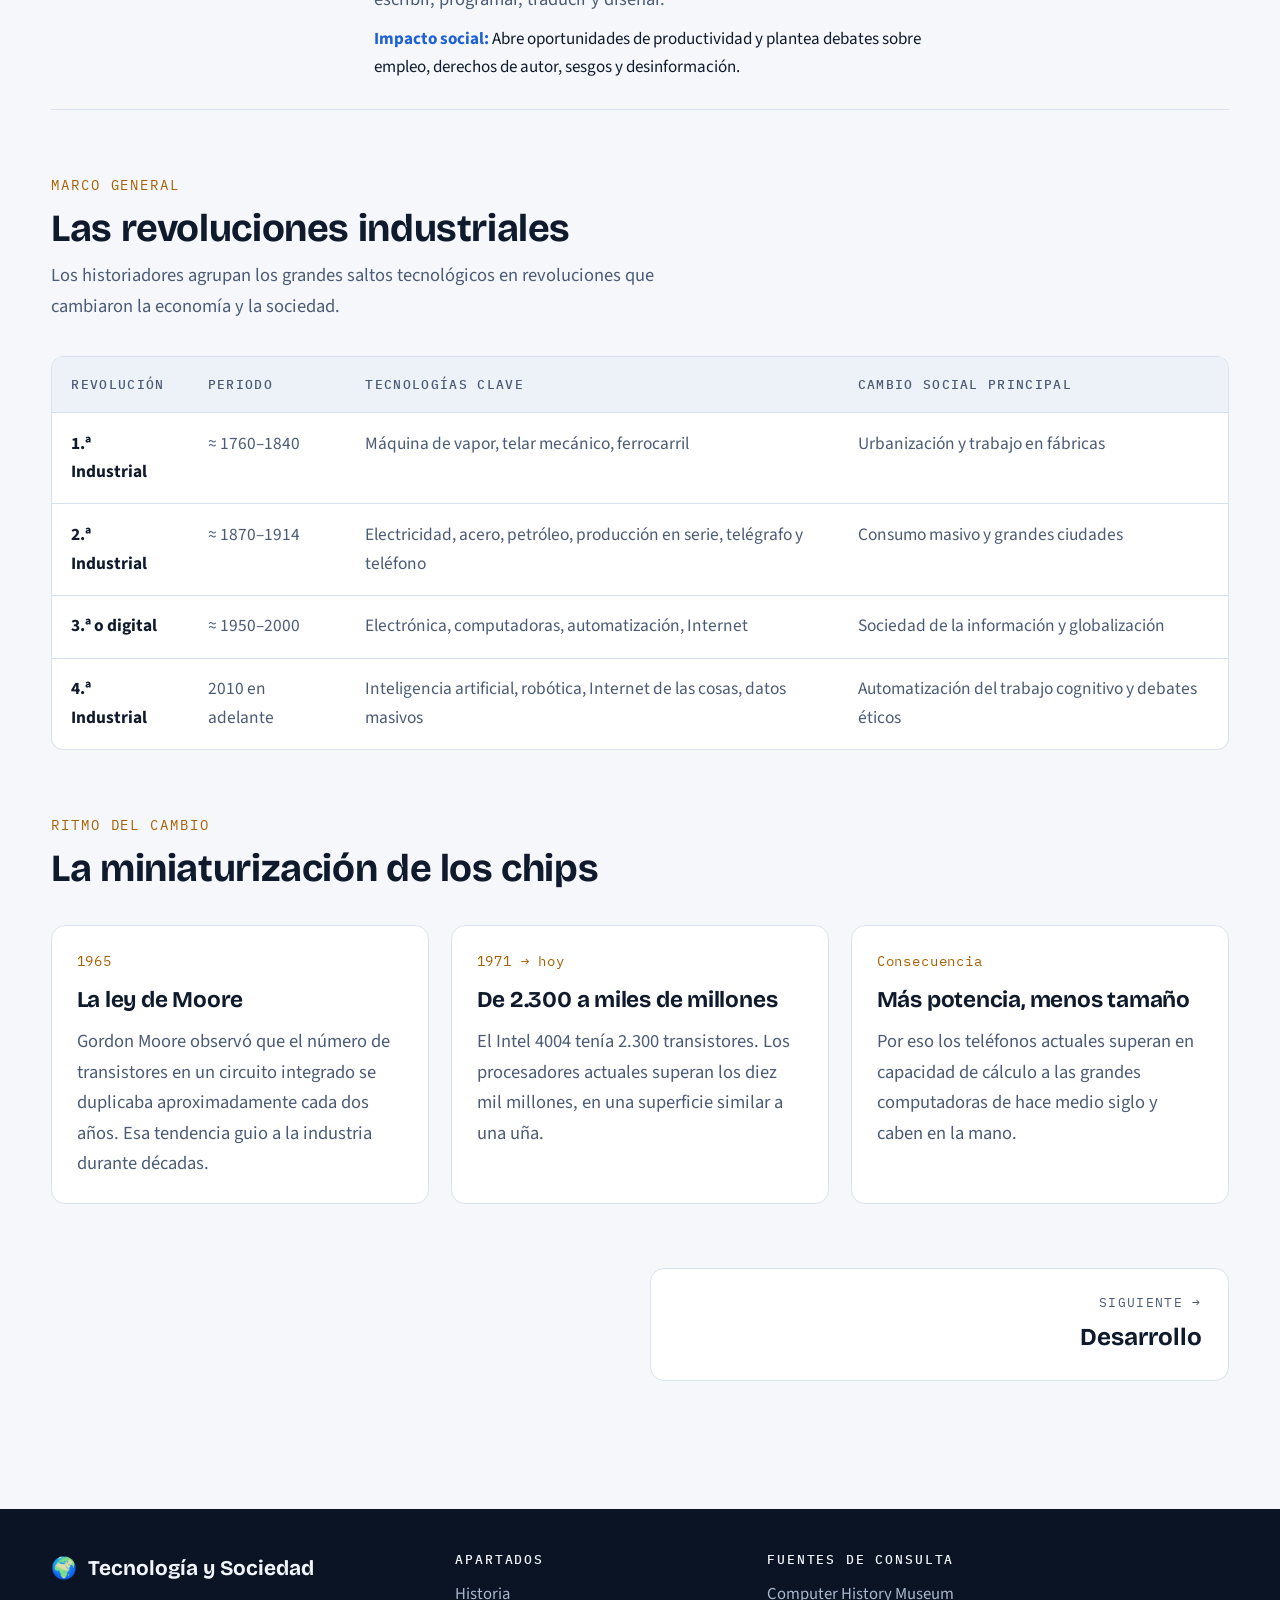
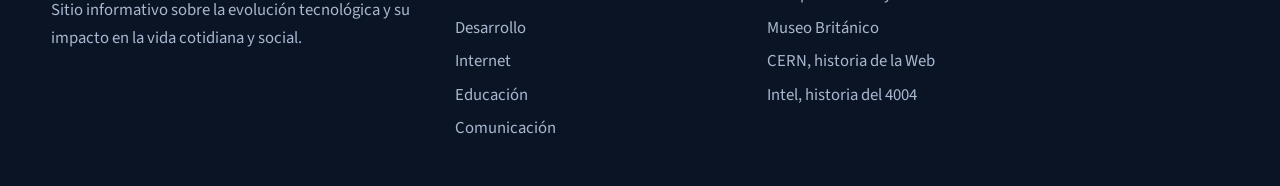
<file: historia.html>
<!doctype html>
<html lang="es">

<head>
    <meta charset="utf-8">
    <meta name="viewport" content="width=device-width, initial-scale=1">
    <meta name="description"
        content="Historia de la tecnología: línea de tiempo desde la prehistoria hasta la inteligencia artificial.">
    <title>Historia · Tecnología y Sociedad</title>
    <link rel="preconnect" href="https://fonts.googleapis.com">
    <link rel="preconnect" href="https://fonts.gstatic.com" crossorigin>
    <link rel="stylesheet"
        href="https://fonts.googleapis.com/css2?family=Bricolage+Grotesque:opsz,wght@12..96,500;12..96,700;12..96,800&family=IBM+Plex+Mono:wght@400;500&family=Source+Sans+3:wght@400;600;700&display=swap">
    <link rel="stylesheet" href="styles.css">
</head>

<body>
    <header class="site-header">
        <div class="wrap"><a class="brand" href="index.html" aria-label="Tecnología y Sociedad, ir al inicio"><span
                    class="logo" aria-hidden="true">🌍</span><span class="name">Tecnología y Sociedad</span></a>
            <nav class="nav" aria-label="Apartados"><a href="historia.html" aria-current="page">Historia</a><a
                    href="desarrollo.html">Desarrollo</a><a href="internet.html">Internet</a><a
                    href="educacion.html">Educación</a><a href="comunicacion.html">Comunicación</a></nav>
        </div>
    </header>
    <section class="hero hero-page"><svg class="wallpaper" viewBox="0 0 1440 700" preserveAspectRatio="xMaxYMid slice"
            aria-hidden="true" focusable="false">
            <defs>
                <radialGradient id="hpg" cx="0.819" cy="0.429" r="0.55">
                    <stop offset="0" stop-color="var(--hd-bg-2)" />
                    <stop offset="1" stop-color="var(--hd-bg)" />
                </radialGradient>
                <pattern id="hpp" width="36" height="36" patternUnits="userSpaceOnUse">
                    <circle cx="2" cy="2" r="1.2" fill="var(--hd-line)" opacity=".22" />
                </pattern>
                <linearGradient id="hpf" x1="0" x2="1">
                    <stop offset="0" stop-color="var(--hd-bg)" stop-opacity=".92" />
                    <stop offset=".55" stop-color="var(--hd-bg)" stop-opacity=".35" />
                    <stop offset="1" stop-color="var(--hd-bg)" stop-opacity="0" />
                </linearGradient>
            </defs>
            <rect width="1440" height="700" fill="url(#hpg)" />
            <rect width="1440" height="700" fill="url(#hpp)" />
            <circle cx="1180" cy="300" r="296" fill="none" stroke="var(--hd-line)" stroke-width="1"
                stroke-dasharray="3 9" opacity=".35" />
            <circle cx="1180" cy="300" r="250" fill="none" stroke="var(--hd-line)" stroke-width="1.6" opacity=".6" />
            <ellipse cx="1180" cy="300" rx="70.0" ry="250" fill="none" stroke="var(--hd-line)" stroke-width="1"
                opacity=".3" />
            <ellipse cx="1180" cy="300" rx="145.0" ry="250" fill="none" stroke="var(--hd-line)" stroke-width="1"
                opacity=".3" />
            <ellipse cx="1180" cy="300" rx="215.0" ry="250" fill="none" stroke="var(--hd-line)" stroke-width="1"
                opacity=".3" />
            <path d="M1180 50 V550" fill="none" stroke="var(--hd-line)" stroke-width="1" opacity=".3" />
            <ellipse cx="1180" cy="83.5" rx="125.0" ry="17.5" fill="none" stroke="var(--hd-line)" stroke-width="1"
                opacity=".3" />
            <ellipse cx="1180" cy="175.0" rx="216.5" ry="30.3" fill="none" stroke="var(--hd-line)" stroke-width="1"
                opacity=".3" />
            <ellipse cx="1180" cy="300.0" rx="250.0" ry="35.0" fill="none" stroke="var(--hd-line)" stroke-width="1"
                opacity=".3" />
            <ellipse cx="1180" cy="425.0" rx="216.5" ry="30.3" fill="none" stroke="var(--hd-line)" stroke-width="1"
                opacity=".3" />
            <ellipse cx="1180" cy="516.5" rx="125.0" ry="17.5" fill="none" stroke="var(--hd-line)" stroke-width="1"
                opacity=".3" />
            <path d="M1220.3 325.7 Q1255.0 316.2 1238.9 295.8" fill="none" stroke="var(--hd-line)" stroke-width="1.3"
                opacity=".55" />
            <path d="M1220.3 325.7 Q1272.5 310.7 1273.1 289.7" fill="none" stroke="var(--hd-line)" stroke-width="1.3"
                opacity=".55" />
            <path d="M1165.8 101.4 Q1164.7 77.8 1167.1 106.1" fill="none" stroke="var(--hd-line)" stroke-width="1.3"
                opacity=".55" />
            <path d="M1165.8 101.4 Q1152.4 67.1 1145.1 84.4" fill="none" stroke="var(--hd-line)" stroke-width="1.3"
                opacity=".55" />
            <path d="M1238.9 295.8 Q1281.9 290.2 1273.1 289.7" fill="none" stroke="var(--hd-line)" stroke-width="1.3"
                opacity=".55" />
            <path d="M1186.3 457.7 Q1176.2 511.2 1167.1 512.6" fill="none" stroke="var(--hd-line)" stroke-width="1.3"
                opacity=".55" />
            <path d="M1186.3 457.7 Q1213.3 504.3 1232.0 499.5" fill="none" stroke="var(--hd-line)" stroke-width="1.3"
                opacity=".55" />
            <path d="M1351.9 230.6 Q1344.7 259.1 1287.0 300.1" fill="none" stroke="var(--hd-line)" stroke-width="1.3"
                opacity=".55" />
            <path d="M1351.9 230.6 Q1337.4 252.7 1273.1 289.7" fill="none" stroke="var(--hd-line)" stroke-width="1.3"
                opacity=".55" />
            <path d="M1098.6 492.4 Q1087.9 530.7 1096.4 520.6" fill="none" stroke="var(--hd-line)" stroke-width="1.3"
                opacity=".55" />
            <path d="M1098.6 492.4 Q1062.7 496.2 1053.4 455.3" fill="none" stroke="var(--hd-line)" stroke-width="1.3"
                opacity=".55" />
            <path d="M1298.1 493.6 Q1275.4 520.4 1232.0 499.5" fill="none" stroke="var(--hd-line)" stroke-width="1.3"
                opacity=".55" />
            <path d="M963.4 198.4 Q930.3 235.0 947.5 284.7" fill="none" stroke="var(--hd-line)" stroke-width="1.3"
                opacity=".55" />
            <path d="M963.4 198.4 Q990.2 163.1 1059.2 158.3" fill="none" stroke="var(--hd-line)" stroke-width="1.3"
                opacity=".55" />
            <path d="M1300.0 83.9 Q1310.1 59.0 1295.6 79.9" fill="none" stroke="var(--hd-line)" stroke-width="1.3"
                opacity=".55" />
            <path d="M1300.0 83.9 Q1307.9 64.5 1291.0 90.8" fill="none" stroke="var(--hd-line)" stroke-width="1.3"
                opacity=".55" />
            <path d="M1253.1 218.3 Q1285.9 241.4 1273.1 289.7" fill="none" stroke="var(--hd-line)" stroke-width="1.3"
                opacity=".55" />
            <path d="M1001.3 468.8 Q1009.6 481.0 1053.4 455.3" fill="none" stroke="var(--hd-line)" stroke-width="1.3"
                opacity=".55" />
            <path d="M1001.3 468.8 Q966.3 454.8 973.4 410.2" fill="none" stroke="var(--hd-line)" stroke-width="1.3"
                opacity=".55" />
            <path d="M947.5 284.7 Q967.1 304.4 1038.6 323.1" fill="none" stroke="var(--hd-line)" stroke-width="1.3"
                opacity=".55" />
            <path d="M1167.1 512.6 Q1202.0 532.0 1232.0 499.5" fill="none" stroke="var(--hd-line)" stroke-width="1.3"
                opacity=".55" />
            <path d="M1379.1 332.1 Q1358.9 318.8 1287.0 300.1" fill="none" stroke="var(--hd-line)" stroke-width="1.3"
                opacity=".55" />
            <path d="M1273.1 289.7 Q1306.0 293.6 1287.0 300.1" fill="none" stroke="var(--hd-line)" stroke-width="1.3"
                opacity=".55" />
            <path d="M1038.6 323.1 Q1007.9 370.0 1025.4 397.3" fill="none" stroke="var(--hd-line)" stroke-width="1.3"
                opacity=".55" />
            <path d="M1295.6 79.9 Q1305.4 62.3 1291.0 90.8" fill="none" stroke="var(--hd-line)" stroke-width="1.3"
                opacity=".55" />
            <path d="M1279.3 132.1 Q1297.8 88.8 1291.0 90.8" fill="none" stroke="var(--hd-line)" stroke-width="1.3"
                opacity=".55" />
            <path d="M1025.4 397.3 Q976.8 416.7 973.4 410.2" fill="none" stroke="var(--hd-line)" stroke-width="1.3"
                opacity=".55" />
            <path d="M1123.8 163.8 Q1115.2 122.2 1124.4 129.6" fill="none" stroke="var(--hd-line)" stroke-width="1.3"
                opacity=".55" />
            <path d="M1123.8 163.8 Q1077.6 139.1 1059.2 158.3" fill="none" stroke="var(--hd-line)" stroke-width="1.3"
                opacity=".55" />
            <path d="M1124.4 129.6 Q1140.9 92.3 1167.1 106.1" fill="none" stroke="var(--hd-line)" stroke-width="1.3"
                opacity=".55" />
            <path d="M1167.1 106.1 Q1153.1 69.4 1145.1 84.4" fill="none" stroke="var(--hd-line)" stroke-width="1.3"
                opacity=".55" />
            <circle cx="1220.3" cy="325.7" r="4.2" fill="var(--hd-warm)" opacity="1" />
            <circle cx="1220.3" cy="325.7" r="11" fill="none" stroke="var(--hd-warm)" stroke-width="1" opacity=".5" />
            <circle cx="1165.8" cy="101.4" r="2.8" fill="var(--hd-fg)" opacity="0.85" />
            <circle cx="1238.9" cy="295.8" r="2.8" fill="var(--hd-fg)" opacity="0.85" />
            <circle cx="1186.3" cy="457.7" r="2.8" fill="var(--hd-fg)" opacity="0.85" />
            <circle cx="1351.9" cy="230.6" r="2.8" fill="var(--hd-fg)" opacity="0.85" />
            <circle cx="1098.6" cy="492.4" r="2.8" fill="var(--hd-fg)" opacity="0.85" />
            <circle cx="1298.1" cy="493.6" r="2.8" fill="var(--hd-fg)" opacity="0.85" />
            <circle cx="963.4" cy="198.4" r="4.2" fill="var(--hd-warm)" opacity="1" />
            <circle cx="963.4" cy="198.4" r="11" fill="none" stroke="var(--hd-warm)" stroke-width="1" opacity=".5" />
            <circle cx="1300.0" cy="83.9" r="2.8" fill="var(--hd-fg)" opacity="0.85" />
            <circle cx="1253.1" cy="218.3" r="2.8" fill="var(--hd-fg)" opacity="0.85" />
            <circle cx="1001.3" cy="468.8" r="2.8" fill="var(--hd-fg)" opacity="0.85" />
            <circle cx="947.5" cy="284.7" r="2.8" fill="var(--hd-fg)" opacity="0.85" />
            <circle cx="1053.4" cy="455.3" r="2.8" fill="var(--hd-fg)" opacity="0.85" />
            <circle cx="1167.1" cy="512.6" r="2.8" fill="var(--hd-fg)" opacity="0.85" />
            <circle cx="1379.1" cy="332.1" r="4.2" fill="var(--hd-warm)" opacity="1" />
            <circle cx="1379.1" cy="332.1" r="11" fill="none" stroke="var(--hd-warm)" stroke-width="1" opacity=".5" />
            <circle cx="1273.1" cy="289.7" r="2.8" fill="var(--hd-fg)" opacity="0.85" />
            <circle cx="1287.0" cy="300.1" r="2.8" fill="var(--hd-fg)" opacity="0.85" />
            <circle cx="1038.6" cy="323.1" r="2.8" fill="var(--hd-fg)" opacity="0.85" />
            <circle cx="1295.6" cy="79.9" r="2.8" fill="var(--hd-fg)" opacity="0.85" />
            <circle cx="1279.3" cy="132.1" r="2.8" fill="var(--hd-fg)" opacity="0.85" />
            <circle cx="1025.4" cy="397.3" r="2.8" fill="var(--hd-fg)" opacity="0.85" />
            <circle cx="973.4" cy="410.2" r="4.2" fill="var(--hd-warm)" opacity="1" />
            <circle cx="973.4" cy="410.2" r="11" fill="none" stroke="var(--hd-warm)" stroke-width="1" opacity=".5" />
            <circle cx="1123.8" cy="163.8" r="2.8" fill="var(--hd-fg)" opacity="0.85" />
            <circle cx="1124.4" cy="129.6" r="2.8" fill="var(--hd-fg)" opacity="0.85" />
            <circle cx="1291.0" cy="90.8" r="2.8" fill="var(--hd-fg)" opacity="0.85" />
            <circle cx="1096.4" cy="520.6" r="2.8" fill="var(--hd-fg)" opacity="0.85" />
            <circle cx="1167.1" cy="106.1" r="2.8" fill="var(--hd-fg)" opacity="0.85" />
            <circle cx="1145.1" cy="84.4" r="2.8" fill="var(--hd-fg)" opacity="0.85" />
            <circle cx="1232.0" cy="499.5" r="4.2" fill="var(--hd-warm)" opacity="1" />
            <circle cx="1232.0" cy="499.5" r="11" fill="none" stroke="var(--hd-warm)" stroke-width="1" opacity=".5" />
            <circle cx="1059.2" cy="158.3" r="2.8" fill="var(--hd-fg)" opacity="0.85" />
            <rect width="1440" height="700" fill="url(#hpf)" />
        </svg>
        <div class="wrap">
            <div class="copy">
                <div class="eyebrow">Apartado · Historia</div>
                <h1>Historia de la tecnología</h1>
                <p class="lead">Un recorrido por los inventos y conocimientos técnicos que transformaron la vida humana,
                    desde las primeras herramientas de piedra hasta la inteligencia artificial.</p>
                <div class="chips"><a href="#linea">Línea de tiempo</a><a href="#revoluciones">Revoluciones
                        industriales</a><a href="#moore">Ley de Moore</a></div>
            </div>
        </div>
    </section>
    <section class="section" id="linea">
        <div class="wrap">
            <div class="section-head"><span class="kicker">Línea de tiempo</span>
                <h2>Del primer utensilio a la inteligencia artificial</h2>
                <p>Cada etapa se apoyó en la anterior. La velocidad de los cambios aumentó: miles de años separan la
                    piedra tallada de la agricultura; solo décadas separan la computadora personal del teléfono
                    inteligente.</p>
            </div>
            <ol class="tl">
                <li>
                    <div class="when">≈ 3 millones a. C.<small>Prehistoria</small></div>
                    <div class="what"><svg class="ico" viewBox="0 0 48 48" fill="none" stroke="currentColor"
                            stroke-width="2.2" stroke-linecap="round" stroke-linejoin="round" aria-hidden="true">
                            <path d="M9 31 L19 11 L36 15 L41 29 L28 40 Z" />
                            <path d="M19 11 L22 26 L41 29 M22 26 L28 40" />
                        </svg>
                        <div>
                            <h3>Las primeras herramientas de piedra</h3>
                            <p>Los homininos tallaron piedras para cortar, raspar y golpear. Es la primera tecnología
                                conocida y marcó el inicio de una relación entre cerebro, mano y herramienta que no se
                                detuvo.</p>
                            <p class="impact"><b>Impacto social:</b> Permitió acceder a nuevas fuentes de alimento y dio
                                ventaja para sobrevivir.</p>
                        </div>
                    </div>
                </li>
                <li>
                    <div class="when">> 1 millón de años<small>Paleolítico</small></div>
                    <div class="what"><svg class="ico" viewBox="0 0 48 48" fill="none" stroke="currentColor"
                            stroke-width="2.2" stroke-linecap="round" stroke-linejoin="round" aria-hidden="true">
                            <path
                                d="M24 6 C28 14 38 18 36 30 C35 38 29 42 24 42 C18 42 12 38 12 30 C12 24 17 22 18 16 C21 19 22 12 24 6 Z" />
                            <path
                                d="M24 42 C20 42 18 38 20 34 C21 31 24 30 24 26 C28 29 30 33 29 37 C28 40 26 42 24 42" />
                        </svg>
                        <div>
                            <h3>El control del fuego</h3>
                            <p>Hay indicios de uso controlado del fuego desde hace más de un millón de años. Cocinar,
                                calentarse y protegerse de los animales cambió la dieta y la vida en comunidad.</p>
                            <p class="impact"><b>Impacto social:</b> Los grupos humanos se reunieron alrededor de la
                                hoguera, lo que favoreció el lenguaje y la cooperación.</p>
                        </div>
                    </div>
                </li>
                <li>
                    <div class="when">≈ 10.000 a. C.<small>Neolítico</small></div>
                    <div class="what"><svg class="ico" viewBox="0 0 48 48" fill="none" stroke="currentColor"
                            stroke-width="2.2" stroke-linecap="round" stroke-linejoin="round" aria-hidden="true">
                            <circle cx="24" cy="24" r="16" />
                            <circle cx="24" cy="24" r="4" />
                            <path
                                d="M24 8 V20 M24 28 V40 M8 24 H20 M28 24 H40 M13 13 L21 21 M27 27 L35 35 M35 13 L27 21 M21 27 L13 35" />
                        </svg>
                        <div>
                            <h3>La agricultura y la vida sedentaria</h3>
                            <p>En el Creciente Fértil, y más tarde en otras regiones, se domesticaron plantas y
                                animales. Aparecieron la cerámica, el arado y los primeros poblados estables.</p>
                            <p class="impact"><b>Impacto social:</b> Surgieron las aldeas, el excedente de alimentos, la
                                propiedad y la división del trabajo.</p>
                        </div>
                    </div>
                </li>
                <li>
                    <div class="when">≈ 3500–3200 a. C.<small>Edad del Bronce</small></div>
                    <div class="what"><svg class="ico" viewBox="0 0 48 48" fill="none" stroke="currentColor"
                            stroke-width="2.2" stroke-linecap="round" stroke-linejoin="round" aria-hidden="true">
                            <rect x="9" y="8" width="30" height="32" rx="3" />
                            <path d="M15 17 h18 M15 24 h18 M15 31 h10" />
                        </svg>
                        <div>
                            <h3>La rueda y la escritura</h3>
                            <p>En Mesopotamia se usó la rueda para el transporte y la alfarería, y los sumerios crearon
                                la escritura cuneiforme para registrar cosechas, deudas y leyes. La metalurgia del
                                bronce mejoró herramientas y armas.</p>
                            <p class="impact"><b>Impacto social:</b> La escritura permitió guardar y transmitir
                                conocimiento más allá de la memoria de una persona.</p>
                        </div>
                    </div>
                </li>
                <li>
                    <div class="when">Siglos III a. C. – II d. C.<small>Mundo clásico</small></div>
                    <div class="what"><svg class="ico" viewBox="0 0 48 48" fill="none" stroke="currentColor"
                            stroke-width="2.2" stroke-linecap="round" stroke-linejoin="round" aria-hidden="true">
                            <circle cx="24" cy="24" r="7" />
                            <path
                                d="M24 6 V12 M24 36 V42 M6 24 H12 M36 24 H42 M11 11 L15 15 M33 33 L37 37 M37 11 L33 15 M15 33 L11 37" />
                            <circle cx="24" cy="24" r="14" />
                        </svg>
                        <div>
                            <h3>Ingeniería, matemáticas y papel</h3>
                            <p>Arquímedes formuló principios de la palanca y la flotación, y los romanos construyeron
                                acueductos, caminos y concreto. En China se desarrolló el papel (tradicionalmente
                                atribuido a Cai Lun, año 105), junto con la brújula y la pólvora en los siglos
                                siguientes.</p>
                            <p class="impact"><b>Impacto social:</b> Las ciudades crecieron con agua potable, comercio y
                                administración escrita.</p>
                        </div>
                    </div>
                </li>
                <li>
                    <div class="when">Siglos XIII–XIV<small>Edad Media</small></div>
                    <div class="what"><svg class="ico" viewBox="0 0 48 48" fill="none" stroke="currentColor"
                            stroke-width="2.2" stroke-linecap="round" stroke-linejoin="round" aria-hidden="true">
                            <circle cx="24" cy="24" r="17" />
                            <path d="M24 12 V24 L32 29" />
                        </svg>
                        <div>
                            <h3>Molinos, anteojos y reloj mecánico</h3>
                            <p>Se extendieron los molinos de agua y de viento, se inventaron los anteojos en Italia
                                hacia 1286 y aparecieron los relojes mecánicos en las torres europeas.</p>
                            <p class="impact"><b>Impacto social:</b> El tiempo empezó a medirse en horas iguales, lo que
                                organizó el trabajo y la vida urbana.</p>
                        </div>
                    </div>
                </li>
                <li>
                    <div class="when">≈ 1450<small>Renacimiento</small></div>
                    <div class="what"><svg class="ico" viewBox="0 0 48 48" fill="none" stroke="currentColor"
                            stroke-width="2.2" stroke-linecap="round" stroke-linejoin="round" aria-hidden="true">
                            <path d="M24 6 V20 M14 6 H34 M10 40 H38 M14 40 V30 H34 V40" />
                            <rect x="12" y="20" width="24" height="10" rx="1" />
                        </svg>
                        <div>
                            <h3>La imprenta de tipos móviles</h3>
                            <p>Johannes Gutenberg combinó tipos metálicos móviles, tinta oleosa y una prensa. La Biblia
                                de Gutenberg se imprimió hacia 1455.</p>
                            <p class="impact"><b>Impacto social:</b> Los libros se abarataron, creció la alfabetización
                                y las ideas circularon con rapidez, lo que impulsó la ciencia moderna.</p>
                        </div>
                    </div>
                </li>
                <li>
                    <div class="when">1608 – 1642<small>Revolución científica</small></div>
                    <div class="what"><svg class="ico" viewBox="0 0 48 48" fill="none" stroke="currentColor"
                            stroke-width="2.2" stroke-linecap="round" stroke-linejoin="round" aria-hidden="true">
                            <circle cx="21" cy="21" r="12" />
                            <path d="M30 30 L41 41" />
                        </svg>
                        <div>
                            <h3>Telescopio, microscopio y primera calculadora</h3>
                            <p>El telescopio (1608) y su uso astronómico por Galileo (1609) cambiaron la visión del
                                universo. En 1642 Blaise Pascal construyó la Pascalina, una calculadora mecánica de
                                sumas y restas.</p>
                            <p class="impact"><b>Impacto social:</b> El método experimental pasó a ser la base del
                                conocimiento científico.</p>
                        </div>
                    </div>
                </li>
                <li>
                    <div class="when">1769 – 1840<small>1.ª Revolución Industrial</small></div>
                    <div class="what"><svg class="ico" viewBox="0 0 48 48" fill="none" stroke="currentColor"
                            stroke-width="2.2" stroke-linecap="round" stroke-linejoin="round" aria-hidden="true">
                            <circle cx="24" cy="24" r="7" />
                            <path
                                d="M24 6 V12 M24 36 V42 M6 24 H12 M36 24 H42 M11 11 L15 15 M33 33 L37 37 M37 11 L33 15 M15 33 L11 37" />
                            <circle cx="24" cy="24" r="14" />
                        </svg>
                        <div>
                            <h3>El vapor y la fábrica</h3>
                            <p>James Watt perfeccionó la máquina de vapor (patente de 1769). Con ella llegaron los
                                telares mecánicos y, en 1825, el primer ferrocarril público de pasajeros entre Stockton
                                y Darlington.</p>
                            <p class="impact"><b>Impacto social:</b> Millones de personas migraron del campo a la ciudad
                                y nació la clase obrera industrial.</p>
                        </div>
                    </div>
                </li>
                <li>
                    <div class="when">1837 – 1901<small>2.ª Revolución Industrial</small></div>
                    <div class="what"><svg class="ico" viewBox="0 0 48 48" fill="none" stroke="currentColor"
                            stroke-width="2.2" stroke-linecap="round" stroke-linejoin="round" aria-hidden="true">
                            <path
                                d="M17 31 C10 25 11 12 24 10 C37 12 38 25 31 31 C29 33 29 35 29 36 H19 C19 35 19 33 17 31 Z" />
                            <path d="M19 41 H29 M21 36 V41 M27 36 V41" />
                        </svg>
                        <div>
                            <h3>Electricidad, telégrafo, teléfono y radio</h3>
                            <p>Samuel Morse transmitió su primer mensaje telegráfico en 1844 y Alexander Graham Bell
                                patentó el teléfono en 1876. Thomas Edison presentó una bombilla práctica en 1879, Karl
                                Benz patentó el automóvil en 1886 y Guglielmo Marconi envió una señal de radio a través
                                del Atlántico en 1901.</p>
                            <p class="impact"><b>Impacto social:</b> La luz eléctrica alargó el día, y las
                                comunicaciones a distancia acercaron países y mercados.</p>
                        </div>
                    </div>
                </li>
                <li>
                    <div class="when">1903 – 1928<small>Inicios del siglo XX</small></div>
                    <div class="what"><svg class="ico" viewBox="0 0 48 48" fill="none" stroke="currentColor"
                            stroke-width="2.2" stroke-linecap="round" stroke-linejoin="round" aria-hidden="true">
                            <path d="M42 8 L6 22 L18 26 L22 38 L28 28 L36 34 Z" />
                        </svg>
                        <div>
                            <h3>Aviación, producción en serie y penicilina</h3>
                            <p>Los hermanos Wright volaron en 1903. Henry Ford implantó la línea de montaje móvil en
                                1913 y Alexander Fleming descubrió la penicilina en 1928.</p>
                            <p class="impact"><b>Impacto social:</b> Viajar y comprar bienes se volvió más accesible, y
                                la esperanza de vida aumentó con los antibióticos.</p>
                        </div>
                    </div>
                </li>
                <li>
                    <div class="when">1945 – 1958<small>Era electrónica</small></div>
                    <div class="what"><svg class="ico" viewBox="0 0 48 48" fill="none" stroke="currentColor"
                            stroke-width="2.2" stroke-linecap="round" stroke-linejoin="round" aria-hidden="true">
                            <rect x="12" y="12" width="24" height="24" rx="3" />
                            <rect x="19" y="19" width="10" height="10" />
                            <path
                                d="M18 6 V12 M24 6 V12 M30 6 V12 M18 36 V42 M24 36 V42 M30 36 V42 M6 18 H12 M6 24 H12 M6 30 H12 M36 18 H42 M36 24 H42 M36 30 H42" />
                        </svg>
                        <div>
                            <h3>Computadoras, transistor y circuito integrado</h3>
                            <p>El ENIAC (1945–1946) fue una de las primeras computadoras electrónicas de propósito
                                general. El transistor (Bell Labs, 1947) sustituyó a los tubos de vacío y el circuito
                                integrado (1958–1959) permitió reunir muchos componentes en una sola pieza de silicio.
                            </p>
                            <p class="impact"><b>Impacto social:</b> Las máquinas de cálculo dejaron de ser enormes y
                                costosas, y abrieron paso a la informática.</p>
                        </div>
                    </div>
                </li>
                <li>
                    <div class="when">1957 – 1969<small>Carrera espacial</small></div>
                    <div class="what"><svg class="ico" viewBox="0 0 48 48" fill="none" stroke="currentColor"
                            stroke-width="2.2" stroke-linecap="round" stroke-linejoin="round" aria-hidden="true">
                            <rect x="19" y="19" width="10" height="10" transform="rotate(45 24 24)" />
                            <path d="M6 14 L16 24 M32 24 L42 34 M13 7 L21 15 M27 33 L35 41" />
                        </svg>
                        <div>
                            <h3>Satélites y llegada a la Luna</h3>
                            <p>La Unión Soviética lanzó el Sputnik 1 en 1957. En 1969 el Apolo 11 llevó a las primeras
                                personas a la Luna. Los satélites hicieron posibles las telecomunicaciones globales, la
                                meteorología y, más tarde, el GPS.</p>
                            <p class="impact"><b>Impacto social:</b> La televisión en directo y la predicción del clima
                                se volvieron parte de la vida diaria.</p>
                        </div>
                    </div>
                </li>
                <li>
                    <div class="when">1971 – 1981<small>Computación personal</small></div>
                    <div class="what"><svg class="ico" viewBox="0 0 48 48" fill="none" stroke="currentColor"
                            stroke-width="2.2" stroke-linecap="round" stroke-linejoin="round" aria-hidden="true">
                            <rect x="10" y="12" width="28" height="24" rx="3" />
                            <path d="M6 20 H10 M6 28 H10 M38 20 H42 M38 28 H42" />
                            <circle cx="24" cy="24" r="5" />
                        </svg>
                        <div>
                            <h3>Microprocesador y computadora personal</h3>
                            <p>Intel lanzó el 4004 en 1971, con 2.300 transistores. En 1981 IBM presentó la IBM PC, que
                                popularizó la computadora de escritorio en oficinas y hogares.</p>
                            <p class="impact"><b>Impacto social:</b> La computadora salió de los centros de
                                investigación y llegó a escuelas, empresas y familias.</p>
                        </div>
                    </div>
                </li>
                <li>
                    <div class="when">1989 – 1993<small>Era de la información</small></div>
                    <div class="what"><svg class="ico" viewBox="0 0 48 48" fill="none" stroke="currentColor"
                            stroke-width="2.2" stroke-linecap="round" stroke-linejoin="round" aria-hidden="true">
                            <circle cx="24" cy="24" r="17" />
                            <ellipse cx="24" cy="24" rx="7" ry="17" />
                            <path d="M7 24 H41 M10 15 H38 M10 33 H38" />
                        </svg>
                        <div>
                            <h3>La World Wide Web</h3>
                            <p>Tim Berners-Lee propuso la Web en el CERN en 1989 y el primer sitio público apareció en
                                1991. En 1993 el CERN liberó la tecnología sin pago de derechos y se lanzó el navegador
                                Mosaic.</p>
                            <p class="impact"><b>Impacto social:</b> Cualquier persona conectada pudo publicar y
                                consultar información desde cualquier lugar.</p>
                        </div>
                    </div>
                </li>
                <li>
                    <div class="when">2007 – 2016<small>Era móvil</small></div>
                    <div class="what"><svg class="ico" viewBox="0 0 48 48" fill="none" stroke="currentColor"
                            stroke-width="2.2" stroke-linecap="round" stroke-linejoin="round" aria-hidden="true">
                            <rect x="14" y="5" width="20" height="38" rx="4" />
                            <path d="M21 38 H27" />
                        </svg>
                        <div>
                            <h3>Smartphones, redes sociales y nube</h3>
                            <p>El iPhone (2007) y Android (2008) pusieron Internet en el bolsillo. Las redes sociales,
                                las tiendas de aplicaciones y los servicios en la nube cambiaron cómo se trabaja, se
                                compra y se socializa.</p>
                            <p class="impact"><b>Impacto social:</b> El teléfono pasó a ser, a la vez, cámara, mapa,
                                banco, agenda y medio de comunicación.</p>
                        </div>
                    </div>
                </li>
                <li>
                    <div class="when">2016 – hoy<small>Era de la inteligencia artificial</small></div>
                    <div class="what"><svg class="ico" viewBox="0 0 48 48" fill="none" stroke="currentColor"
                            stroke-width="2.2" stroke-linecap="round" stroke-linejoin="round" aria-hidden="true">
                            <rect x="10" y="14" width="28" height="22" rx="5" />
                            <circle cx="19" cy="25" r="3" />
                            <circle cx="29" cy="25" r="3" />
                            <path d="M24 14 V8 M20 8 H28" />
                        </svg>
                        <div>
                            <h3>Aprendizaje automático e IA generativa</h3>
                            <p>En 2016 AlphaGo venció a un campeón mundial de Go. Desde 2022, los modelos de lenguaje y
                                de imágenes generativas llegaron al público general y se usan para escribir, programar,
                                traducir y diseñar.</p>
                            <p class="impact"><b>Impacto social:</b> Abre oportunidades de productividad y plantea
                                debates sobre empleo, derechos de autor, sesgos y desinformación.</p>
                        </div>
                    </div>
                </li>
            </ol>
        </div>
    </section>
    <section class="section" id="revoluciones">
        <div class="wrap">
            <div class="section-head"><span class="kicker">Marco general</span>
                <h2>Las revoluciones industriales</h2>
                <p>Los historiadores agrupan los grandes saltos tecnológicos en revoluciones que cambiaron la economía y
                    la sociedad.</p>
            </div>
            <div class="table-scroll">
                <table>
                    <thead>
                        <tr>
                            <th>Revolución</th>
                            <th>Periodo</th>
                            <th>Tecnologías clave</th>
                            <th>Cambio social principal</th>
                        </tr>
                    </thead>
                    <tbody>
                        <tr>
                            <td>1.ª Industrial</td>
                            <td>≈ 1760–1840</td>
                            <td>Máquina de vapor, telar mecánico, ferrocarril</td>
                            <td>Urbanización y trabajo en fábricas</td>
                        </tr>
                        <tr>
                            <td>2.ª Industrial</td>
                            <td>≈ 1870–1914</td>
                            <td>Electricidad, acero, petróleo, producción en serie, telégrafo y teléfono</td>
                            <td>Consumo masivo y grandes ciudades</td>
                        </tr>
                        <tr>
                            <td>3.ª o digital</td>
                            <td>≈ 1950–2000</td>
                            <td>Electrónica, computadoras, automatización, Internet</td>
                            <td>Sociedad de la información y globalización</td>
                        </tr>
                        <tr>
                            <td>4.ª Industrial</td>
                            <td>2010 en adelante</td>
                            <td>Inteligencia artificial, robótica, Internet de las cosas, datos masivos</td>
                            <td>Automatización del trabajo cognitivo y debates éticos</td>
                        </tr>
                    </tbody>
                </table>
            </div>
        </div>
    </section>
    <section class="section" id="moore">
        <div class="wrap">
            <div class="section-head"><span class="kicker">Ritmo del cambio</span>
                <h2>La miniaturización de los chips</h2>
            </div>
            <div class="grid g3">
                <div class="card"><span class="tag">1965</span>
                    <h3>La ley de Moore</h3>
                    <p>Gordon Moore observó que el número de transistores en un circuito integrado se duplicaba
                        aproximadamente cada dos años. Esa tendencia guio a la industria durante décadas.</p>
                </div>
                <div class="card"><span class="tag">1971 → hoy</span>
                    <h3>De 2.300 a miles de millones</h3>
                    <p>El Intel 4004 tenía 2.300 transistores. Los procesadores actuales superan los diez mil millones,
                        en una superficie similar a una uña.</p>
                </div>
                <div class="card"><span class="tag">Consecuencia</span>
                    <h3>Más potencia, menos tamaño</h3>
                    <p>Por eso los teléfonos actuales superan en capacidad de cálculo a las grandes computadoras de hace
                        medio siglo y caben en la mano.</p>
                </div>
            </div>
        </div>
    </section>
    <section class="section">
        <div class="wrap">
            <nav class="pager" aria-label="Navegación entre apartados"><a class="next only"
                    href="desarrollo.html"><small>Siguiente →</small><strong>Desarrollo</strong></a></nav>
        </div>
    </section>
    <footer class="site-footer">
        <div class="wrap">
            <div>
                <div class="fb"><span aria-hidden="true">🌍</span>Tecnología y Sociedad</div>
                <p>Sitio informativo sobre la evolución tecnológica y su impacto en la vida cotidiana y social.</p>
            </div>
            <div>
                <h4>Apartados</h4>
                <ul>
                    <li><a href="historia.html">Historia</a></li>
                    <li><a href="desarrollo.html">Desarrollo</a></li>
                    <li><a href="internet.html">Internet</a></li>
                    <li><a href="educacion.html">Educación</a></li>
                    <li><a href="comunicacion.html">Comunicación</a></li>
                </ul>
            </div>
            <div>
                <h4>Fuentes de consulta</h4>
                <ul>
                    <li><a href="https://computerhistory.org" rel="noopener" target="_blank">Computer History Museum</a>
                    </li>
                    <li><a href="https://www.britishmuseum.org" rel="noopener" target="_blank">Museo Británico</a></li>
                    <li><a href="https://home.cern/science/computing/birth-web" rel="noopener" target="_blank">CERN,
                            historia de la Web</a></li>
                    <li><a href="https://www.intel.com" rel="noopener" target="_blank">Intel, historia del 4004</a></li>
                </ul>
            </div>
        </div>
    </footer>
</body>

</html>
</file>
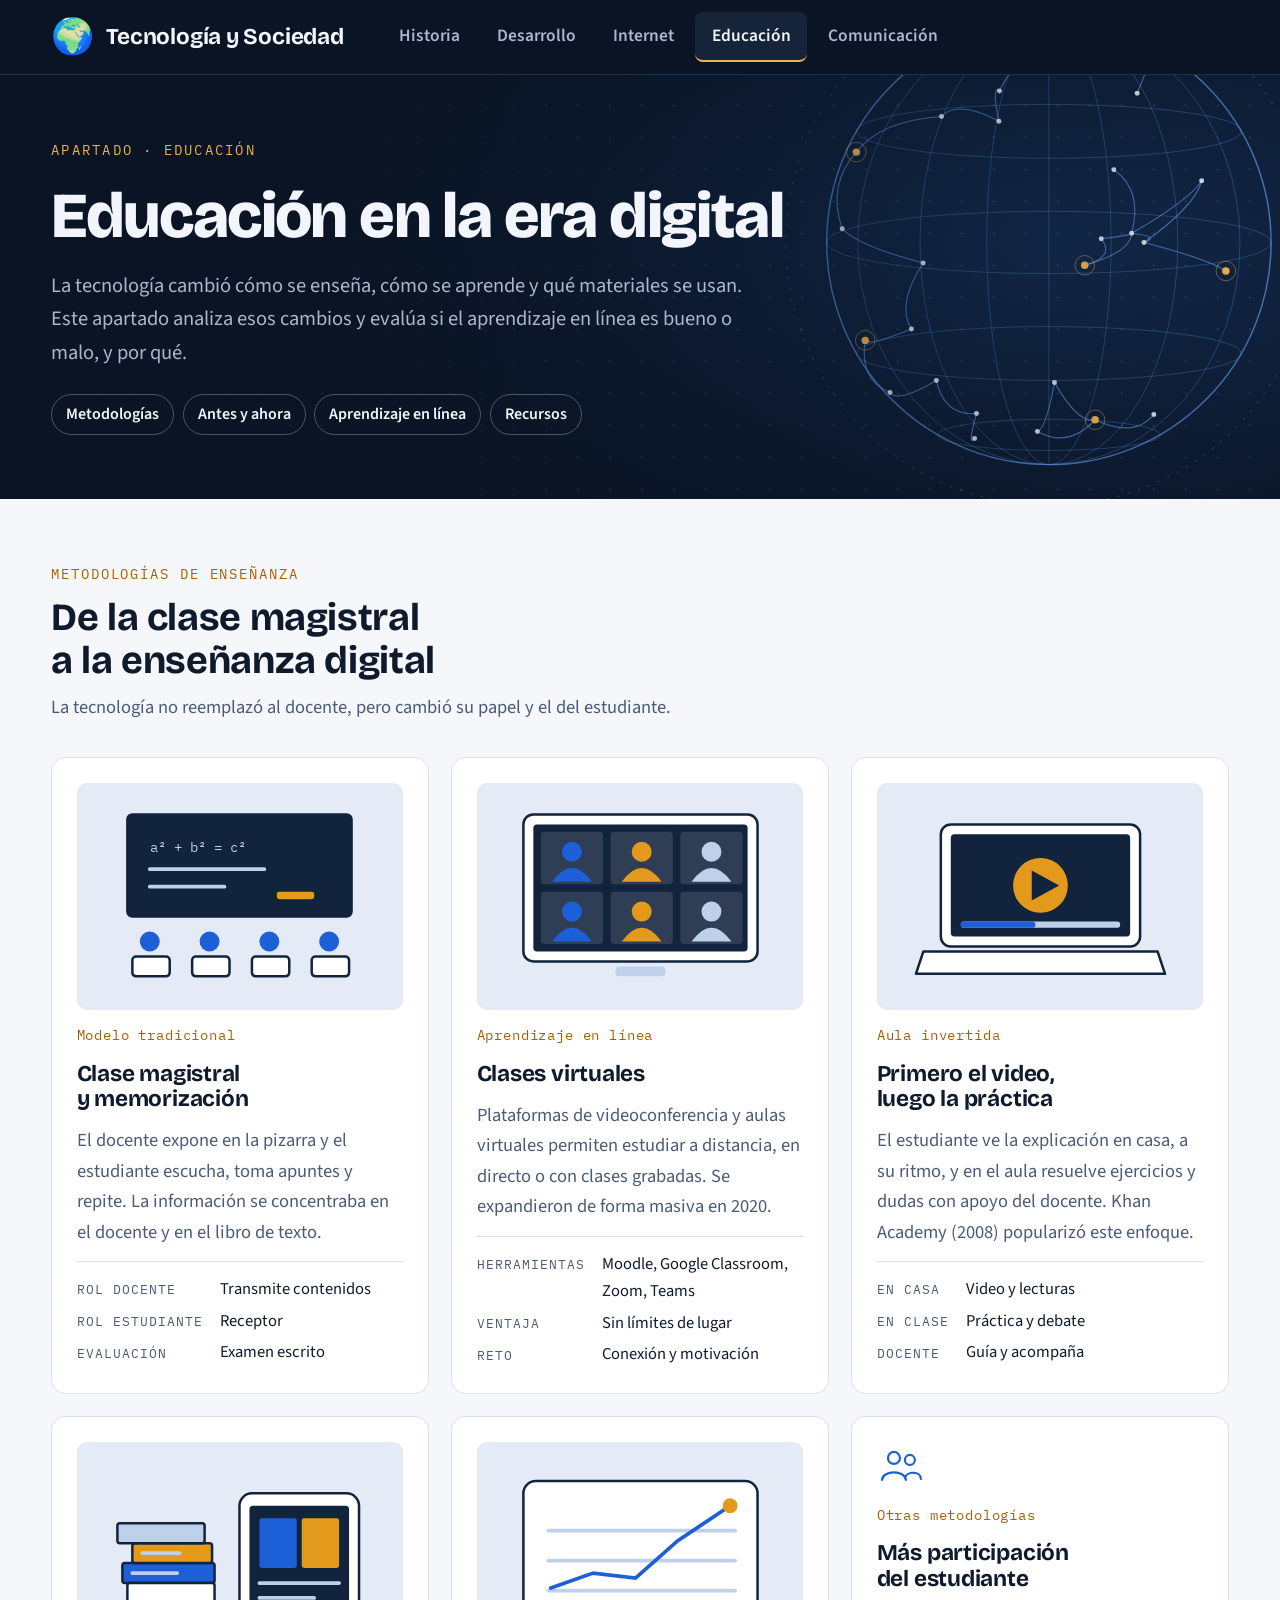
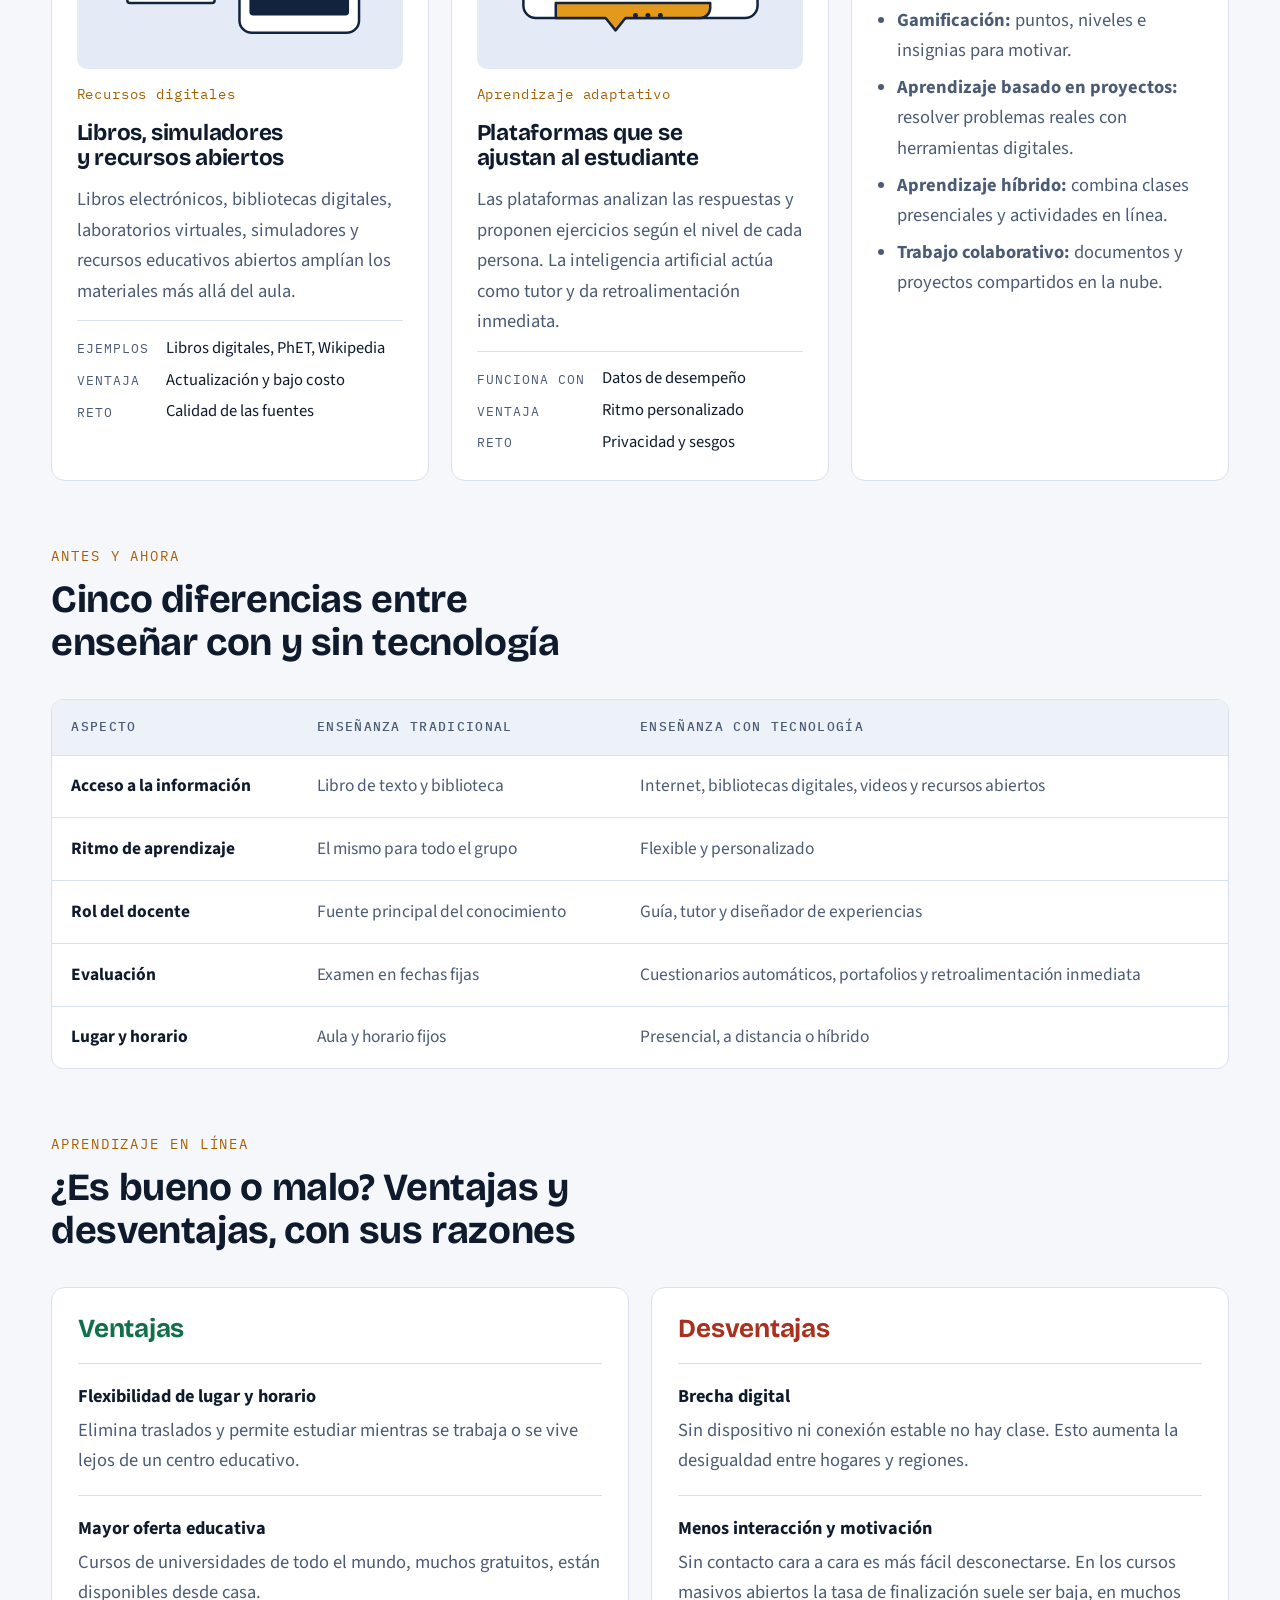
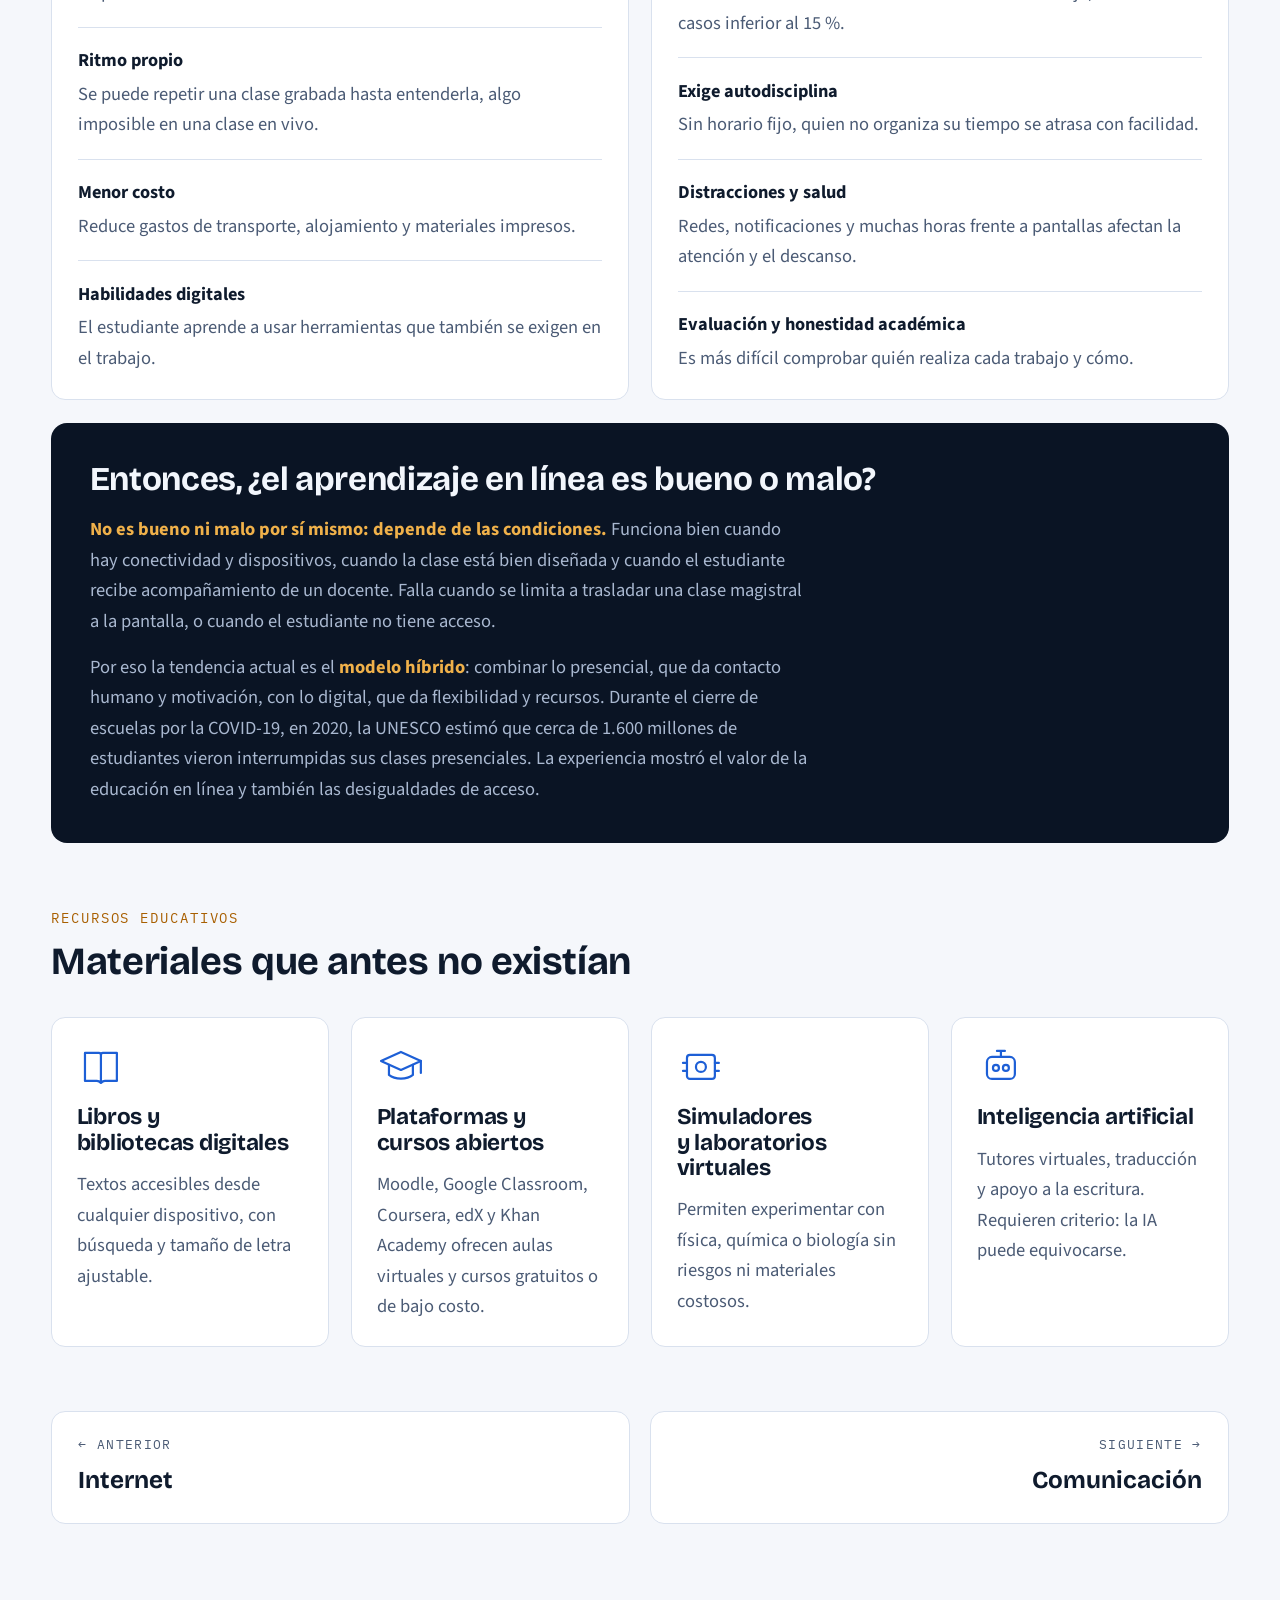
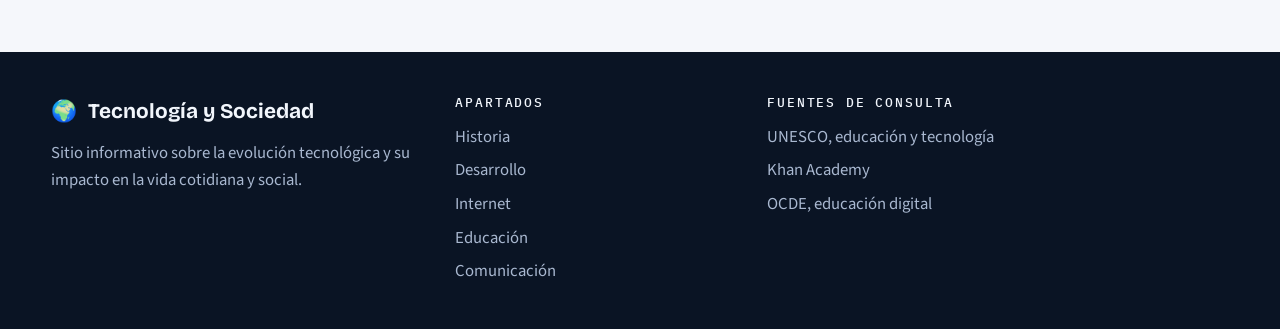
<file: Inf-HM.html>
<!doctype html>
<html lang="es">

<head>
    <meta charset="utf-8">
    <meta name="viewport" content="width=device-width, initial-scale=1">
    <meta name="description"
        content="Cómo la tecnología cambió la enseñanza, el aprendizaje en línea y los recursos educativos.">
    <title>Educación · Tecnología y Sociedad</title>
    <link rel="preconnect" href="https://fonts.googleapis.com">
    <link rel="preconnect" href="https://fonts.gstatic.com" crossorigin>
    <link rel="stylesheet"
        href="https://fonts.googleapis.com/css2?family=Bricolage+Grotesque:opsz,wght@12..96,500;12..96,700;12..96,800&family=IBM+Plex+Mono:wght@400;500&family=Source+Sans+3:wght@400;600;700&display=swap">
    <link rel="stylesheet" href="styles.css">
</head>

<body>
    <header class="site-header">
        <div class="wrap"><a class="brand" href="index.html" aria-label="Tecnología y Sociedad, ir al inicio"><span
                    class="logo" aria-hidden="true">🌍</span><span class="name">Tecnología y Sociedad</span></a>
            <nav class="nav" aria-label="Apartados"><a href="historia.html">Historia</a><a
                    href="desarrollo.html">Desarrollo</a><a href="internet.html">Internet</a><a href="educacion.html"
                    aria-current="page">Educación</a><a href="comunicacion.html">Comunicación</a></nav>
        </div>
    </header>
    <section class="hero hero-page"><svg class="wallpaper" viewBox="0 0 1440 700" preserveAspectRatio="xMaxYMid slice"
            aria-hidden="true" focusable="false">
            <defs>
                <radialGradient id="hpg" cx="0.819" cy="0.429" r="0.55">
                    <stop offset="0" stop-color="var(--hd-bg-2)" />
                    <stop offset="1" stop-color="var(--hd-bg)" />
                </radialGradient>
                <pattern id="hpp" width="36" height="36" patternUnits="userSpaceOnUse">
                    <circle cx="2" cy="2" r="1.2" fill="var(--hd-line)" opacity=".22" />
                </pattern>
                <linearGradient id="hpf" x1="0" x2="1">
                    <stop offset="0" stop-color="var(--hd-bg)" stop-opacity=".92" />
                    <stop offset=".55" stop-color="var(--hd-bg)" stop-opacity=".35" />
                    <stop offset="1" stop-color="var(--hd-bg)" stop-opacity="0" />
                </linearGradient>
            </defs>
            <rect width="1440" height="700" fill="url(#hpg)" />
            <rect width="1440" height="700" fill="url(#hpp)" />
            <circle cx="1180" cy="300" r="296" fill="none" stroke="var(--hd-line)" stroke-width="1"
                stroke-dasharray="3 9" opacity=".35" />
            <circle cx="1180" cy="300" r="250" fill="none" stroke="var(--hd-line)" stroke-width="1.6" opacity=".6" />
            <ellipse cx="1180" cy="300" rx="70.0" ry="250" fill="none" stroke="var(--hd-line)" stroke-width="1"
                opacity=".3" />
            <ellipse cx="1180" cy="300" rx="145.0" ry="250" fill="none" stroke="var(--hd-line)" stroke-width="1"
                opacity=".3" />
            <ellipse cx="1180" cy="300" rx="215.0" ry="250" fill="none" stroke="var(--hd-line)" stroke-width="1"
                opacity=".3" />
            <path d="M1180 50 V550" fill="none" stroke="var(--hd-line)" stroke-width="1" opacity=".3" />
            <ellipse cx="1180" cy="83.5" rx="125.0" ry="17.5" fill="none" stroke="var(--hd-line)" stroke-width="1"
                opacity=".3" />
            <ellipse cx="1180" cy="175.0" rx="216.5" ry="30.3" fill="none" stroke="var(--hd-line)" stroke-width="1"
                opacity=".3" />
            <ellipse cx="1180" cy="300.0" rx="250.0" ry="35.0" fill="none" stroke="var(--hd-line)" stroke-width="1"
                opacity=".3" />
            <ellipse cx="1180" cy="425.0" rx="216.5" ry="30.3" fill="none" stroke="var(--hd-line)" stroke-width="1"
                opacity=".3" />
            <ellipse cx="1180" cy="516.5" rx="125.0" ry="17.5" fill="none" stroke="var(--hd-line)" stroke-width="1"
                opacity=".3" />
            <path d="M1220.3 325.7 Q1255.0 316.2 1238.9 295.8" fill="none" stroke="var(--hd-line)" stroke-width="1.3"
                opacity=".55" />
            <path d="M1220.3 325.7 Q1272.5 310.7 1273.1 289.7" fill="none" stroke="var(--hd-line)" stroke-width="1.3"
                opacity=".55" />
            <path d="M1165.8 101.4 Q1164.7 77.8 1167.1 106.1" fill="none" stroke="var(--hd-line)" stroke-width="1.3"
                opacity=".55" />
            <path d="M1165.8 101.4 Q1152.4 67.1 1145.1 84.4" fill="none" stroke="var(--hd-line)" stroke-width="1.3"
                opacity=".55" />
            <path d="M1238.9 295.8 Q1281.9 290.2 1273.1 289.7" fill="none" stroke="var(--hd-line)" stroke-width="1.3"
                opacity=".55" />
            <path d="M1186.3 457.7 Q1176.2 511.2 1167.1 512.6" fill="none" stroke="var(--hd-line)" stroke-width="1.3"
                opacity=".55" />
            <path d="M1186.3 457.7 Q1213.3 504.3 1232.0 499.5" fill="none" stroke="var(--hd-line)" stroke-width="1.3"
                opacity=".55" />
            <path d="M1351.9 230.6 Q1344.7 259.1 1287.0 300.1" fill="none" stroke="var(--hd-line)" stroke-width="1.3"
                opacity=".55" />
            <path d="M1351.9 230.6 Q1337.4 252.7 1273.1 289.7" fill="none" stroke="var(--hd-line)" stroke-width="1.3"
                opacity=".55" />
            <path d="M1098.6 492.4 Q1087.9 530.7 1096.4 520.6" fill="none" stroke="var(--hd-line)" stroke-width="1.3"
                opacity=".55" />
            <path d="M1098.6 492.4 Q1062.7 496.2 1053.4 455.3" fill="none" stroke="var(--hd-line)" stroke-width="1.3"
                opacity=".55" />
            <path d="M1298.1 493.6 Q1275.4 520.4 1232.0 499.5" fill="none" stroke="var(--hd-line)" stroke-width="1.3"
                opacity=".55" />
            <path d="M963.4 198.4 Q930.3 235.0 947.5 284.7" fill="none" stroke="var(--hd-line)" stroke-width="1.3"
                opacity=".55" />
            <path d="M963.4 198.4 Q990.2 163.1 1059.2 158.3" fill="none" stroke="var(--hd-line)" stroke-width="1.3"
                opacity=".55" />
            <path d="M1300.0 83.9 Q1310.1 59.0 1295.6 79.9" fill="none" stroke="var(--hd-line)" stroke-width="1.3"
                opacity=".55" />
            <path d="M1300.0 83.9 Q1307.9 64.5 1291.0 90.8" fill="none" stroke="var(--hd-line)" stroke-width="1.3"
                opacity=".55" />
            <path d="M1253.1 218.3 Q1285.9 241.4 1273.1 289.7" fill="none" stroke="var(--hd-line)" stroke-width="1.3"
                opacity=".55" />
            <path d="M1001.3 468.8 Q1009.6 481.0 1053.4 455.3" fill="none" stroke="var(--hd-line)" stroke-width="1.3"
                opacity=".55" />
            <path d="M1001.3 468.8 Q966.3 454.8 973.4 410.2" fill="none" stroke="var(--hd-line)" stroke-width="1.3"
                opacity=".55" />
            <path d="M947.5 284.7 Q967.1 304.4 1038.6 323.1" fill="none" stroke="var(--hd-line)" stroke-width="1.3"
                opacity=".55" />
            <path d="M1167.1 512.6 Q1202.0 532.0 1232.0 499.5" fill="none" stroke="var(--hd-line)" stroke-width="1.3"
                opacity=".55" />
            <path d="M1379.1 332.1 Q1358.9 318.8 1287.0 300.1" fill="none" stroke="var(--hd-line)" stroke-width="1.3"
                opacity=".55" />
            <path d="M1273.1 289.7 Q1306.0 293.6 1287.0 300.1" fill="none" stroke="var(--hd-line)" stroke-width="1.3"
                opacity=".55" />
            <path d="M1038.6 323.1 Q1007.9 370.0 1025.4 397.3" fill="none" stroke="var(--hd-line)" stroke-width="1.3"
                opacity=".55" />
            <path d="M1295.6 79.9 Q1305.4 62.3 1291.0 90.8" fill="none" stroke="var(--hd-line)" stroke-width="1.3"
                opacity=".55" />
            <path d="M1279.3 132.1 Q1297.8 88.8 1291.0 90.8" fill="none" stroke="var(--hd-line)" stroke-width="1.3"
                opacity=".55" />
            <path d="M1025.4 397.3 Q976.8 416.7 973.4 410.2" fill="none" stroke="var(--hd-line)" stroke-width="1.3"
                opacity=".55" />
            <path d="M1123.8 163.8 Q1115.2 122.2 1124.4 129.6" fill="none" stroke="var(--hd-line)" stroke-width="1.3"
                opacity=".55" />
            <path d="M1123.8 163.8 Q1077.6 139.1 1059.2 158.3" fill="none" stroke="var(--hd-line)" stroke-width="1.3"
                opacity=".55" />
            <path d="M1124.4 129.6 Q1140.9 92.3 1167.1 106.1" fill="none" stroke="var(--hd-line)" stroke-width="1.3"
                opacity=".55" />
            <path d="M1167.1 106.1 Q1153.1 69.4 1145.1 84.4" fill="none" stroke="var(--hd-line)" stroke-width="1.3"
                opacity=".55" />
            <circle cx="1220.3"   cy="325.7" r="4.2" fill="var(--hd-warm)" opacity="1" />
            <circle cx="1220.3" cy="325.7" r="11" fill="none" stroke="var(--hd-warm)" stroke-width="1" opacity=".5" />
            <circle cx="1165.8" cy="101.4" r="2.8" fill="var(--hd-fg)" opacity="0.85" />
            <circle cx="1238.9" cy="295.8" r="2.8" fill="var(--hd-fg)" opacity="0.85" />
            <circle cx="1186.3" cy="457.7" r="2.8" fill="var(--hd-fg)" opacity="0.85" />
            <circle cx="1351.9" cy="230.6" r="2.8" fill="var(--hd-fg)" opacity="0.85" />
            <circle cx="1098.6" cy="492.4" r="2.8" fill="var(--hd-fg)" opacity="0.85" />
            <circle cx="1298.1" cy="493.6" r="2.8" fill="var(--hd-fg)" opacity="0.85" />
            <circle cx="963.4" cy="198.4" r="4.2" fill="var(--hd-warm)" opacity="1" />
            <circle cx="963.4" cy="198.4" r="11" fill="none" stroke="var(--hd-warm)" stroke-width="1" opacity=".5" />
            <circle cx="1300.0" cy="83.9" r="2.8" fill="var(--hd-fg)" opacity="0.85" />
            <circle cx="1253.1" cy="218.3" r="2.8" fill="var(--hd-fg)" opacity="0.85" />
            <circle cx="1001.3" cy="468.8" r="2.8" fill="var(--hd-fg)" opacity="0.85" />
            <circle cx="947.5" cy="284.7" r="2.8" fill="var(--hd-fg)" opacity="0.85" />
            <circle cx="1053.4" cy="455.3" r="2.8" fill="var(--hd-fg)" opacity="0.85" />
            <circle cx="1167.1" cy="512.6" r="2.8" fill="var(--hd-fg)" opacity="0.85" />
            <circle cx="1379.1" cy="332.1" r="4.2" fill="var(--hd-warm)" opacity="1" />
            <circle cx="1379.1" cy="332.1" r="11" fill="none" stroke="var(--hd-warm)" stroke-width="1" opacity=".5" />
            <circle cx="1273.1" cy="289.7" r="2.8" fill="var(--hd-fg)" opacity="0.85" />
            <circle cx="1287.0" cy="300.1" r="2.8" fill="var(--hd-fg)" opacity="0.85" />
            <circle cx="1038.6" cy="323.1" r="2.8" fill="var(--hd-fg)" opacity="0.85" />
            <circle cx="1295.6" cy="79.9" r="2.8" fill="var(--hd-fg)" opacity="0.85" />
            <circle cx="1279.3" cy="132.1" r="2.8" fill="var(--hd-fg)" opacity="0.85" />
            <circle cx="1025.4" cy="397.3" r="2.8" fill="var(--hd-fg)" opacity="0.85" />
            <circle cx="973.4" cy="410.2" r="4.2" fill="var(--hd-warm)" opacity="1" />
            <circle cx="973.4" cy="410.2" r="11" fill="none" stroke="var(--hd-warm)" stroke-width="1" opacity=".5" />
            <circle cx="1123.8" cy="163.8" r="2.8" fill="var(--hd-fg)" opacity="0.85" />
            <circle cx="1124.4" cy="129.6" r="2.8" fill="var(--hd-fg)" opacity="0.85" />
            <circle cx="1291.0" cy="90.8" r="2.8" fill="var(--hd-fg)" opacity="0.85" />
            <circle cx="1096.4" cy="520.6" r="2.8" fill="var(--hd-fg)" opacity="0.85" />
            <circle cx="1167.1" cy="106.1" r="2.8" fill="var(--hd-fg)" opacity="0.85" />
            <circle cx="1145.1" cy="84.4" r="2.8" fill="var(--hd-fg)" opacity="0.85" />
            <circle cx="1232.0" cy="499.5" r="4.2" fill="var(--hd-warm)" opacity="1" />
            <circle cx="1232.0" cy="499.5" r="11" fill="none" stroke="var(--hd-warm)" stroke-width="1" opacity=".5" />
            <circle cx="1059.2" cy="158.3" r="2.8" fill="var(--hd-fg)" opacity="0.85" />
            <rect width="1440" height="700" fill="url(#hpf)" />
        </svg>
        <div class="wrap">
            <div class="copy">
                <div class="eyebrow">Apartado · Educación</div>
                <h1>Educación en la era digital</h1>
                <p class="lead">La tecnología cambió cómo se enseña, cómo se aprende y qué materiales se usan. Este
                    apartado analiza esos cambios y evalúa si el aprendizaje en línea es bueno o malo, y por qué.</p>
                <div class="chips"><a href="#metodologias">Metodologías</a><a href="#comparacion">Antes y ahora</a><a
                        href="#en-linea">Aprendizaje en línea</a><a href="#recursos">Recursos</a></div>
            </div>
        </div>
    </section>
    <section class="section" id="metodologias">
        <div class="wrap">
            <div class="section-head"><span class="kicker">Metodologías de enseñanza</span>
                <h2>De la clase magistral a la enseñanza digital</h2>
                <p>La tecnología no reemplazó al docente, pero cambió su papel y el del estudiante.</p>
            </div>
            <div class="grid g3">
                <article class="card">
                    <figure class="fig"><svg class="il" viewBox="0 0 240 160" role="img"
                            aria-label="Ilustración de un aula tradicional con pizarra y estudiantes sentados">
                            <rect class="d l" x="30" y="14" width="180" height="82" rx="4" /><text x="48" y="44">a² + b²
                                = c²</text>
                            <path class="sw" d="M48 58 h92 M48 72 h60" />
                            <rect class="c" x="150" y="76" width="30" height="6" rx="2" />
                            <circle class="a" cx="48" cy="116" r="8" />
                            <rect class="b l" x="34" y="128" width="30" height="16" rx="3" />
                            <circle class="a" cx="96" cy="116" r="8" />
                            <rect class="b l" x="82" y="128" width="30" height="16" rx="3" />
                            <circle class="a" cx="144" cy="116" r="8" />
                            <rect class="b l" x="130" y="128" width="30" height="16" rx="3" />
                            <circle class="a" cx="192" cy="116" r="8" />
                            <rect class="b l" x="178" y="128" width="30" height="16" rx="3" />
                        </svg></figure><span class="tag">Modelo tradicional</span>
                    <h3>Clase magistral y memorización</h3>
                    <p>El docente expone en la pizarra y el estudiante escucha, toma apuntes y repite. La información se
                        concentraba en el docente y en el libro de texto.</p>
                    <dl class="specs">
                        <dt>Rol docente</dt>
                        <dd>Transmite contenidos</dd>
                        <dt>Rol estudiante</dt>
                        <dd>Receptor</dd>
                        <dt>Evaluación</dt>
                        <dd>Examen escrito</dd>
                    </dl>
                </article>
                <article class="card">
                    <figure class="fig"><svg class="il" viewBox="0 0 240 160" role="img"
                            aria-label="Ilustración de una clase virtual con participantes en video">
                            <rect class="b l" x="26" y="14" width="188" height="118" rx="8" />
                            <rect class="d" x="34" y="22" width="172" height="102" rx="3" />
                            <rect class="b" x="40" y="28" width="50" height="42" rx="3" opacity=".12" />
                            <circle class="a" cx="65" cy="44" r="8" />
                            <path class="a" d="M49 68 q16 -22 32 0 z" />
                            <rect class="b" x="96" y="28" width="50" height="42" rx="3" opacity=".12" />
                            <circle class="c" cx="121" cy="44" r="8" />
                            <path class="c" d="M105 68 q16 -22 32 0 z" />
                            <rect class="b" x="152" y="28" width="50" height="42" rx="3" opacity=".12" />
                            <circle class="w" cx="177" cy="44" r="8" />
                            <path class="w" d="M161 68 q16 -22 32 0 z" />
                            <rect class="b" x="40" y="76" width="50" height="42" rx="3" opacity=".12" />
                            <circle class="a" cx="65" cy="92" r="8" />
                            <path class="a" d="M49 116 q16 -22 32 0 z" />
                            <rect class="b" x="96" y="76" width="50" height="42" rx="3" opacity=".12" />
                            <circle class="c" cx="121" cy="92" r="8" />
                            <path class="c" d="M105 116 q16 -22 32 0 z" />
                            <rect class="b" x="152" y="76" width="50" height="42" rx="3" opacity=".12" />
                            <circle class="w" cx="177" cy="92" r="8" />
                            <path class="w" d="M161 116 q16 -22 32 0 z" />
                            <rect class="w" x="100" y="136" width="40" height="8" rx="3" />
                        </svg></figure><span class="tag">Aprendizaje en línea</span>
                    <h3>Clases virtuales</h3>
                    <p>Plataformas de videoconferencia y aulas virtuales permiten estudiar a distancia, en directo o con
                        clases grabadas. Se expandieron de forma masiva en 2020.</p>
                    <dl class="specs">
                        <dt>Herramientas</dt>
                        <dd>Moodle, Google Classroom, Zoom, Teams</dd>
                        <dt>Ventaja</dt>
                        <dd>Sin límites de lugar</dd>
                        <dt>Reto</dt>
                        <dd>Conexión y motivación</dd>
                    </dl>
                </article>
                <article class="card">
                    <figure class="fig"><svg class="il" viewBox="0 0 240 160" role="img"
                            aria-label="Ilustración de una lección en video con botón de reproducción">
                            <rect class="b l" x="40" y="22" width="160" height="98" rx="8" />
                            <rect class="d" x="48" y="30" width="144" height="82" rx="3" />
                            <circle class="c" cx="120" cy="71" r="22" />
                            <path class="d" d="M113 59 L135 71 L113 83 z" />
                            <rect class="w" x="56" y="100" width="128" height="5" rx="2.5" />
                            <rect class="a" x="56" y="100" width="60" height="5" rx="2.5" />
                            <path class="b l" d="M26 124 H214 L220 142 H20 Z" />
                        </svg></figure><span class="tag">Aula invertida</span>
                    <h3>Primero el video, luego la práctica</h3>
                    <p>El estudiante ve la explicación en casa, a su ritmo, y en el aula resuelve ejercicios y dudas con
                        apoyo del docente. Khan Academy (2008) popularizó este enfoque.</p>
                    <dl class="specs">
                        <dt>En casa</dt>
                        <dd>Video y lecturas</dd>
                        <dt>En clase</dt>
                        <dd>Práctica y debate</dd>
                        <dt>Docente</dt>
                        <dd>Guía y acompaña</dd>
                    </dl>
                </article>
                <article class="card">
                    <figure class="fig"><svg class="il" viewBox="0 0 240 160" role="img"
                            aria-label="Ilustración de una biblioteca digital con libros y una tableta">
                            <rect class="a l" x="26" y="86" width="74" height="16" rx="2" />
                            <rect class="c l" x="34" y="70" width="64" height="16" rx="2" />
                            <rect class="w l" x="22" y="54" width="70" height="16" rx="2" />
                            <rect class="b l" x="30" y="102" width="70" height="16" rx="2" />
                            <path class="sw" d="M36 62 h40 M42 78 h30 M34 94 h36" />
                            <rect class="b l" x="120" y="30" width="96" height="112" rx="10" />
                            <rect class="d" x="128" y="40" width="80" height="88" rx="3" />
                            <rect class="a" x="136" y="50" width="30" height="40" rx="2" />
                            <rect class="c" x="170" y="50" width="30" height="40" rx="2" />
                            <path class="sw" d="M136 102 h64 M136 114 h44" />
                        </svg></figure><span class="tag">Recursos digitales</span>
                    <h3>Libros, simuladores y recursos abiertos</h3>
                    <p>Libros electrónicos, bibliotecas digitales, laboratorios virtuales, simuladores y recursos
                        educativos abiertos amplían los materiales más allá del aula.</p>
                    <dl class="specs">
                        <dt>Ejemplos</dt>
                        <dd>Libros digitales, PhET, Wikipedia</dd>
                        <dt>Ventaja</dt>
                        <dd>Actualización y bajo costo</dd>
                        <dt>Reto</dt>
                        <dd>Calidad de las fuentes</dd>
                    </dl>
                </article>
                <article class="card">
                    <figure class="fig"><svg class="il" viewBox="0 0 240 160" role="img"
                            aria-label="Ilustración de un gráfico de progreso con asistente virtual">
                            <rect class="b l" x="26" y="20" width="188" height="110" rx="10" />
                            <path class="sw" d="M46 108 H196 M46 84 H196 M46 60 H196" />
                            <path class="sa" d="M48 106 L82 94 L116 98 L150 68 L192 40" />
                            <circle class="c" cx="192" cy="40" r="6" />
                            <path class="c l" d="M52 132 h40 l8 10 l8 -10 h60 a8 8 0 0 0 8 -8 v-4 h-124 z"
                                transform="translate(0,-2)" />
                            <circle class="d" cx="116" cy="128" r="2" />
                            <circle class="d" cx="126" cy="128" r="2" />
                            <circle class="d" cx="136" cy="128" r="2" />
                        </svg></figure><span class="tag">Aprendizaje adaptativo</span>
                    <h3>Plataformas que se ajustan al estudiante</h3>
                    <p>Las plataformas analizan las respuestas y proponen ejercicios según el nivel de cada persona. La
                        inteligencia artificial actúa como tutor y da retroalimentación inmediata.</p>
                    <dl class="specs">
                        <dt>Funciona con</dt>
                        <dd>Datos de desempeño</dd>
                        <dt>Ventaja</dt>
                        <dd>Ritmo personalizado</dd>
                        <dt>Reto</dt>
                        <dd>Privacidad y sesgos</dd>
                    </dl>
                </article>
                <article class="card"><svg class="ico" viewBox="0 0 48 48" fill="none" stroke="currentColor"
                        stroke-width="2.2" stroke-linecap="round" stroke-linejoin="round" aria-hidden="true">
                        <circle cx="17" cy="16" r="6" />
                        <circle cx="33" cy="18" r="5" />
                        <path d="M5 38 C6 28 28 28 29 38 M28 36 C30 29 44 29 44 37" />
                    </svg><span class="tag">Otras metodologías</span>
                    <h3>Más participación del estudiante</h3>
                    <ul>
                        <li><b>Gamificación:</b> puntos, niveles e insignias para motivar.</li>
                        <li><b>Aprendizaje basado en proyectos:</b> resolver problemas reales con herramientas
                            digitales.</li>
                        <li><b>Aprendizaje híbrido:</b> combina clases presenciales y actividades en línea.</li>
                        <li><b>Trabajo colaborativo:</b> documentos y proyectos compartidos en la nube.</li>
                    </ul>
                </article>
            </div>
        </div>
    </section>
    <section class="section" id="comparacion">
        <div class="wrap">
            <div class="section-head"><span class="kicker">Antes y ahora</span>
                <h2>Cinco diferencias entre enseñar con y sin tecnología</h2>
            </div>
            <div class="table-scroll">
                <table>
                    <thead>
                        <tr>
                            <th>Aspecto</th>
                            <th>Enseñanza tradicional</th>
                            <th>Enseñanza con tecnología</th>
                        </tr>
                    </thead>
                    <tbody>
                        <tr>
                            <td>Acceso a la información</td>
                            <td>Libro de texto y biblioteca</td>
                            <td>Internet, bibliotecas digitales, videos y recursos abiertos</td>
                        </tr>
                        <tr>
                            <td>Ritmo de aprendizaje</td>
                            <td>El mismo para todo el grupo</td>
                            <td>Flexible y personalizado</td>
                        </tr>
                        <tr>
                            <td>Rol del docente</td>
                            <td>Fuente principal del conocimiento</td>
                            <td>Guía, tutor y diseñador de experiencias</td>
                        </tr>
                        <tr>
                            <td>Evaluación</td>
                            <td>Examen en fechas fijas</td>
                            <td>Cuestionarios automáticos, portafolios y retroalimentación inmediata</td>
                        </tr>
                        <tr>
                            <td>Lugar y horario</td>
                            <td>Aula y horario fijos</td>
                            <td>Presencial, a distancia o híbrido</td>
                        </tr>
                    </tbody>
                </table>
            </div>
        </div>
    </section>
    <section class="section" id="en-linea">
        <div class="wrap">
            <div class="section-head"><span class="kicker">Aprendizaje en línea</span>
                <h2>¿Es bueno o malo? Ventajas y desventajas, con sus razones</h2>
            </div>
            <div class="pc">
                <div class="col pos">
                    <h3>Ventajas</h3>
                    <div class="pt"><b>Flexibilidad de lugar y horario</b><span>Elimina traslados y permite estudiar
                            mientras se trabaja o se vive lejos de un centro educativo.</span></div>
                    <div class="pt"><b>Mayor oferta educativa</b><span>Cursos de universidades de todo el mundo, muchos
                            gratuitos, están disponibles desde casa.</span></div>
                    <div class="pt"><b>Ritmo propio</b><span>Se puede repetir una clase grabada hasta entenderla, algo
                            imposible en una clase en vivo.</span></div>
                    <div class="pt"><b>Menor costo</b><span>Reduce gastos de transporte, alojamiento y materiales
                            impresos.</span></div>
                    <div class="pt"><b>Habilidades digitales</b><span>El estudiante aprende a usar herramientas que
                            también se exigen en el trabajo.</span></div>
                </div>
                <div class="col neg">
                    <h3>Desventajas</h3>
                    <div class="pt"><b>Brecha digital</b><span>Sin dispositivo ni conexión estable no hay clase. Esto
                            aumenta la desigualdad entre hogares y regiones.</span></div>
                    <div class="pt"><b>Menos interacción y motivación</b><span>Sin contacto cara a cara es más fácil
                            desconectarse. En los cursos masivos abiertos la tasa de finalización suele ser baja, en
                            muchos casos inferior al 15 %.</span></div>
                    <div class="pt"><b>Exige autodisciplina</b><span>Sin horario fijo, quien no organiza su tiempo se
                            atrasa con facilidad.</span></div>
                    <div class="pt"><b>Distracciones y salud</b><span>Redes, notificaciones y muchas horas frente a
                            pantallas afectan la atención y el descanso.</span></div>
                    <div class="pt"><b>Evaluación y honestidad académica</b><span>Es más difícil comprobar quién realiza
                            cada trabajo y cómo.</span></div>
                </div>
            </div>
            <div style="margin-top:1.3rem">
                <div class="verdict">
                    <h3>Entonces, ¿el aprendizaje en línea es bueno o malo?</h3>
                    <p><b>No es bueno ni malo por sí mismo: depende de las condiciones.</b> Funciona bien cuando hay
                        conectividad y dispositivos, cuando la clase está bien diseñada y cuando el estudiante recibe
                        acompañamiento de un docente. Falla cuando se limita a trasladar una clase magistral a la
                        pantalla, o cuando el estudiante no tiene acceso.</p>
                    <p>Por eso la tendencia actual es el <b>modelo híbrido</b>: combinar lo presencial, que da contacto
                        humano y motivación, con lo digital, que da flexibilidad y recursos. Durante el cierre de
                        escuelas por la COVID-19, en 2020, la UNESCO estimó que cerca de 1.600 millones de estudiantes
                        vieron interrumpidas sus clases presenciales. La experiencia mostró el valor de la educación en
                        línea y también las desigualdades de acceso.</p>
                </div>
            </div>
        </div>
    </section>
    <section class="section" id="recursos">
        <div class="wrap">
            <div class="section-head"><span class="kicker">Recursos educativos</span>
                <h2>Materiales que antes no existían</h2>
            </div>
            <div class="grid g4">
                <div class="card"><svg class="ico" viewBox="0 0 48 48" fill="none" stroke="currentColor"
                        stroke-width="2.2" stroke-linecap="round" stroke-linejoin="round" aria-hidden="true">
                        <path
                            d="M8 10 H22 C24 10 24 12 24 12 V40 C24 40 22 38 20 38 H8 Z M40 10 H26 C24 10 24 12 24 12 V40 C24 40 26 38 28 38 H40 Z" />
                    </svg>
                    <h3>Libros y bibliotecas digitales</h3>
                    <p>Textos accesibles desde cualquier dispositivo, con búsqueda y tamaño de letra ajustable.</p>
                </div>
                <div class="card"><svg class="ico" viewBox="0 0 48 48" fill="none" stroke="currentColor"
                        stroke-width="2.2" stroke-linecap="round" stroke-linejoin="round" aria-hidden="true">
                        <path d="M4 18 L24 9 L44 18 L24 27 Z" />
                        <path d="M12 22 V32 C18 37 30 37 36 32 V22 M44 18 V30" />
                    </svg>
                    <h3>Plataformas y cursos abiertos</h3>
                    <p>Moodle, Google Classroom, Coursera, edX y Khan Academy ofrecen aulas virtuales y cursos gratuitos
                        o de bajo costo.</p>
                </div>
                <div class="card"><svg class="ico" viewBox="0 0 48 48" fill="none" stroke="currentColor"
                        stroke-width="2.2" stroke-linecap="round" stroke-linejoin="round" aria-hidden="true">
                        <rect x="10" y="12" width="28" height="24" rx="3" />
                        <path d="M6 20 H10 M6 28 H10 M38 20 H42 M38 28 H42" />
                        <circle cx="24" cy="24" r="5" />
                    </svg>
                    <h3>Simuladores y laboratorios virtuales</h3>
                    <p>Permiten experimentar con física, química o biología sin riesgos ni materiales costosos.</p>
                </div>
                <div class="card"><svg class="ico" viewBox="0 0 48 48" fill="none" stroke="currentColor"
                        stroke-width="2.2" stroke-linecap="round" stroke-linejoin="round" aria-hidden="true">
                        <rect x="10" y="14" width="28" height="22" rx="5" />
                        <circle cx="19" cy="25" r="3" />
                        <circle cx="29" cy="25" r="3" />
                        <path d="M24 14 V8 M20 8 H28" />
                    </svg>
                    <h3>Inteligencia artificial</h3>
                    <p>Tutores virtuales, traducción y apoyo a la escritura. Requieren criterio: la IA puede
                        equivocarse.</p>
                </div>
            </div>
        </div>
    </section>
    <section class="section">
        <div class="wrap">
            <nav class="pager" aria-label="Navegación entre apartados"><a class="prev" href="internet.html"><small>←
                        Anterior</small><strong>Internet</strong></a><a class="next"
                    href="comunicacion.html"><small>Siguiente →</small><strong>Comunicación</strong></a></nav>
        </div>
    </section>
    <footer class="site-footer">
        <div class="wrap">
            <div>
                <div class="fb"><span aria-hidden="true">🌍</span>Tecnología y Sociedad</div>
                <p>Sitio informativo sobre la evolución tecnológica y su impacto en la vida cotidiana y social.</p>
            </div>
            <div>
                <h4>Apartados</h4>
                <ul>
                    <li><a href="historia.html">Historia</a></li>
                    <li><a href="desarrollo.html">Desarrollo</a></li>
                    <li><a href="internet.html">Internet</a></li>
                    <li><a href="educacion.html">Educación</a></li>
                    <li><a href="comunicacion.html">Comunicación</a></li>
                </ul>
            </div>
            <div>
                <h4>Fuentes de consulta</h4>
                <ul>
                    <li><a href="https://www.unesco.org/es/digital-education" rel="noopener" target="_blank">UNESCO,
                            educación y tecnología</a></li>
                    <li><a href="https://www.khanacademy.org" rel="noopener" target="_blank">Khan Academy</a></li>
                    <li><a href="https://www.oecd.org/en/topics/digital-education.html" rel="noopener"
                            target="_blank">OCDE, educación digital</a></li>
                </ul>
            </div>
        </div>
    </footer>
</body>

</html>
</file>
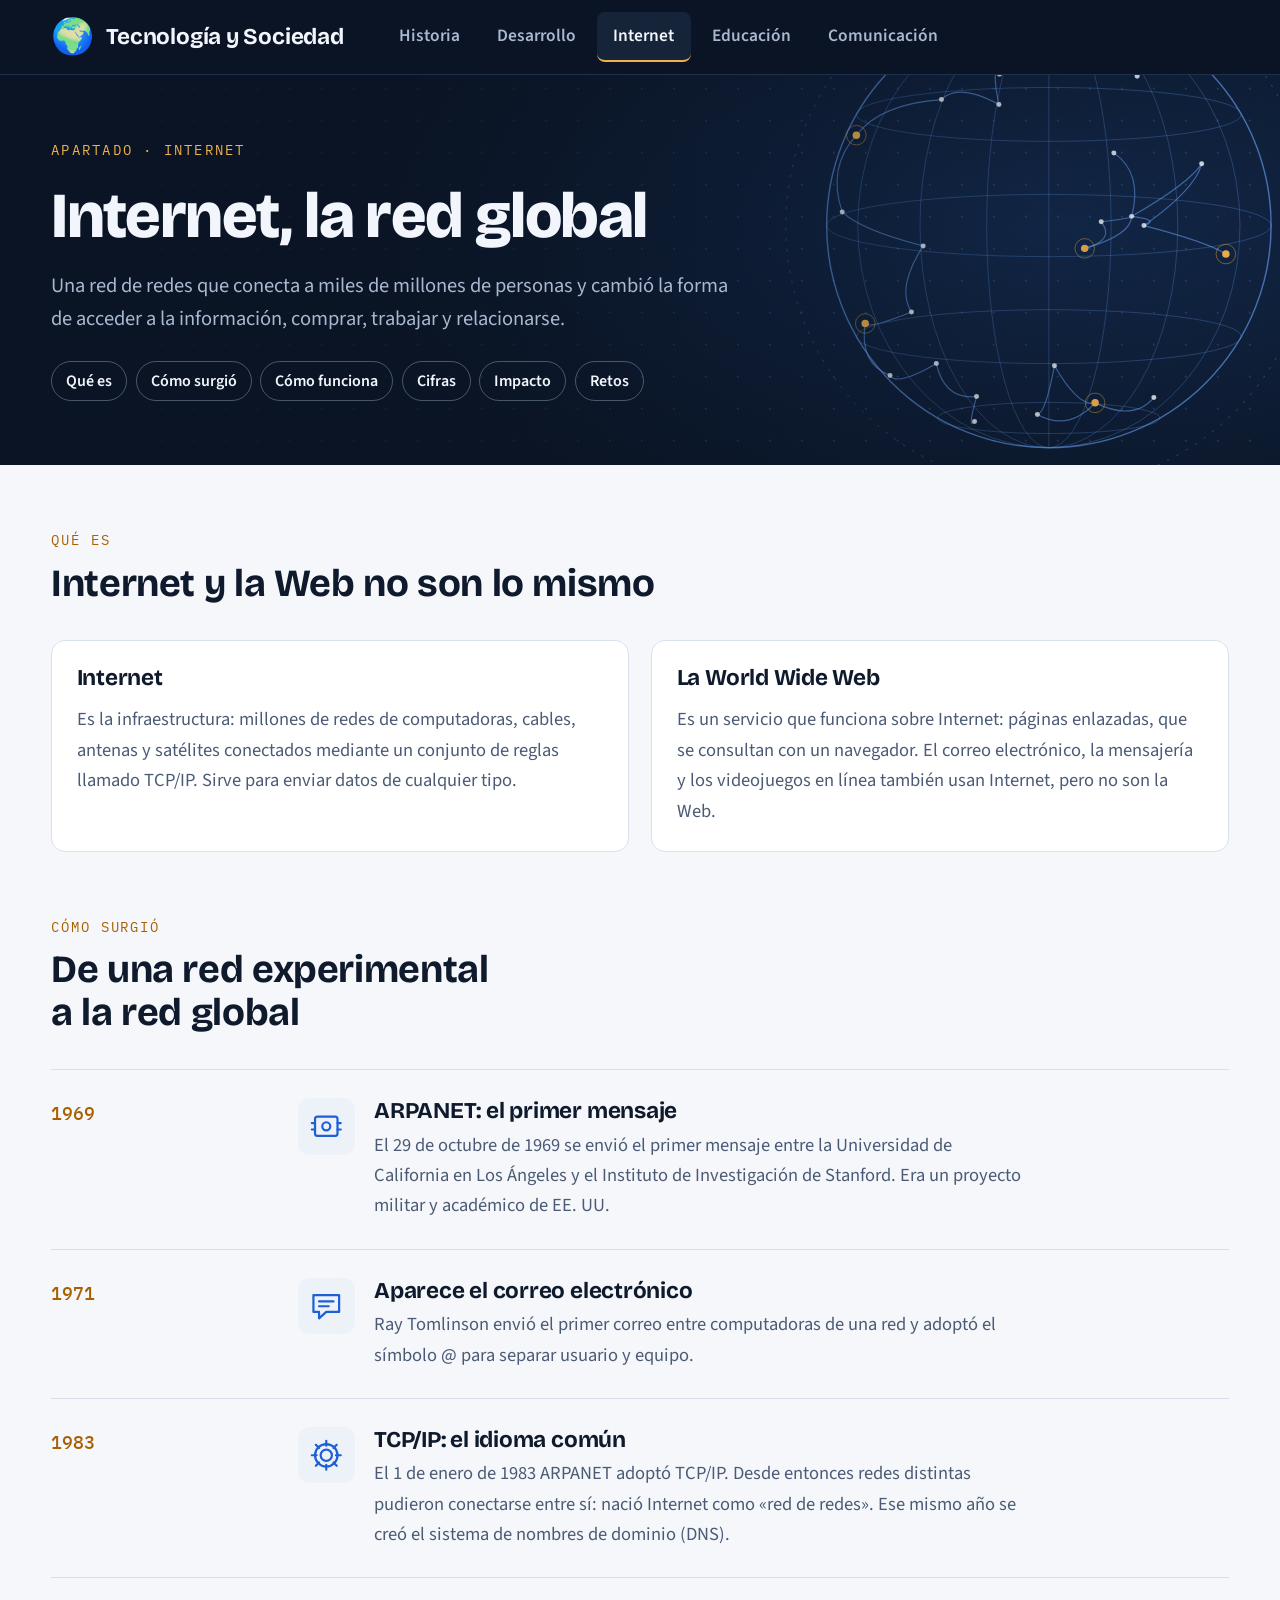
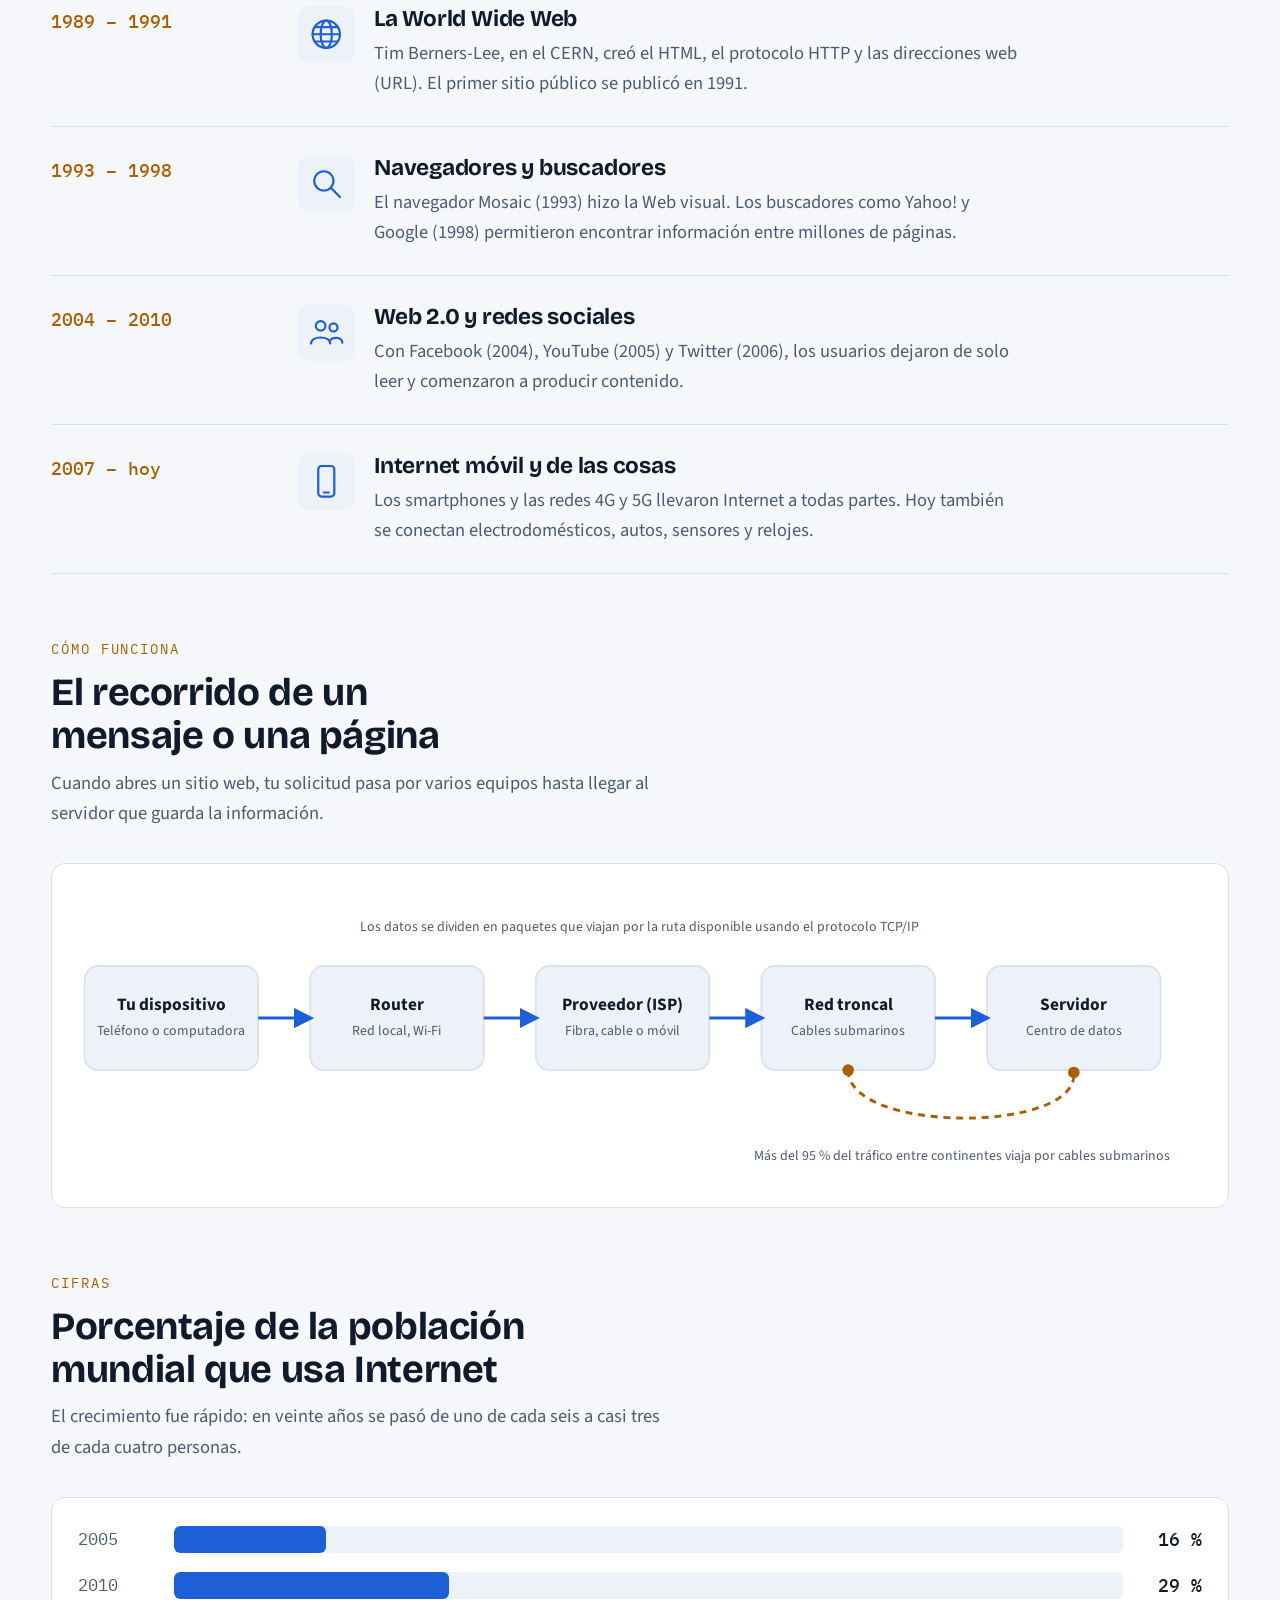
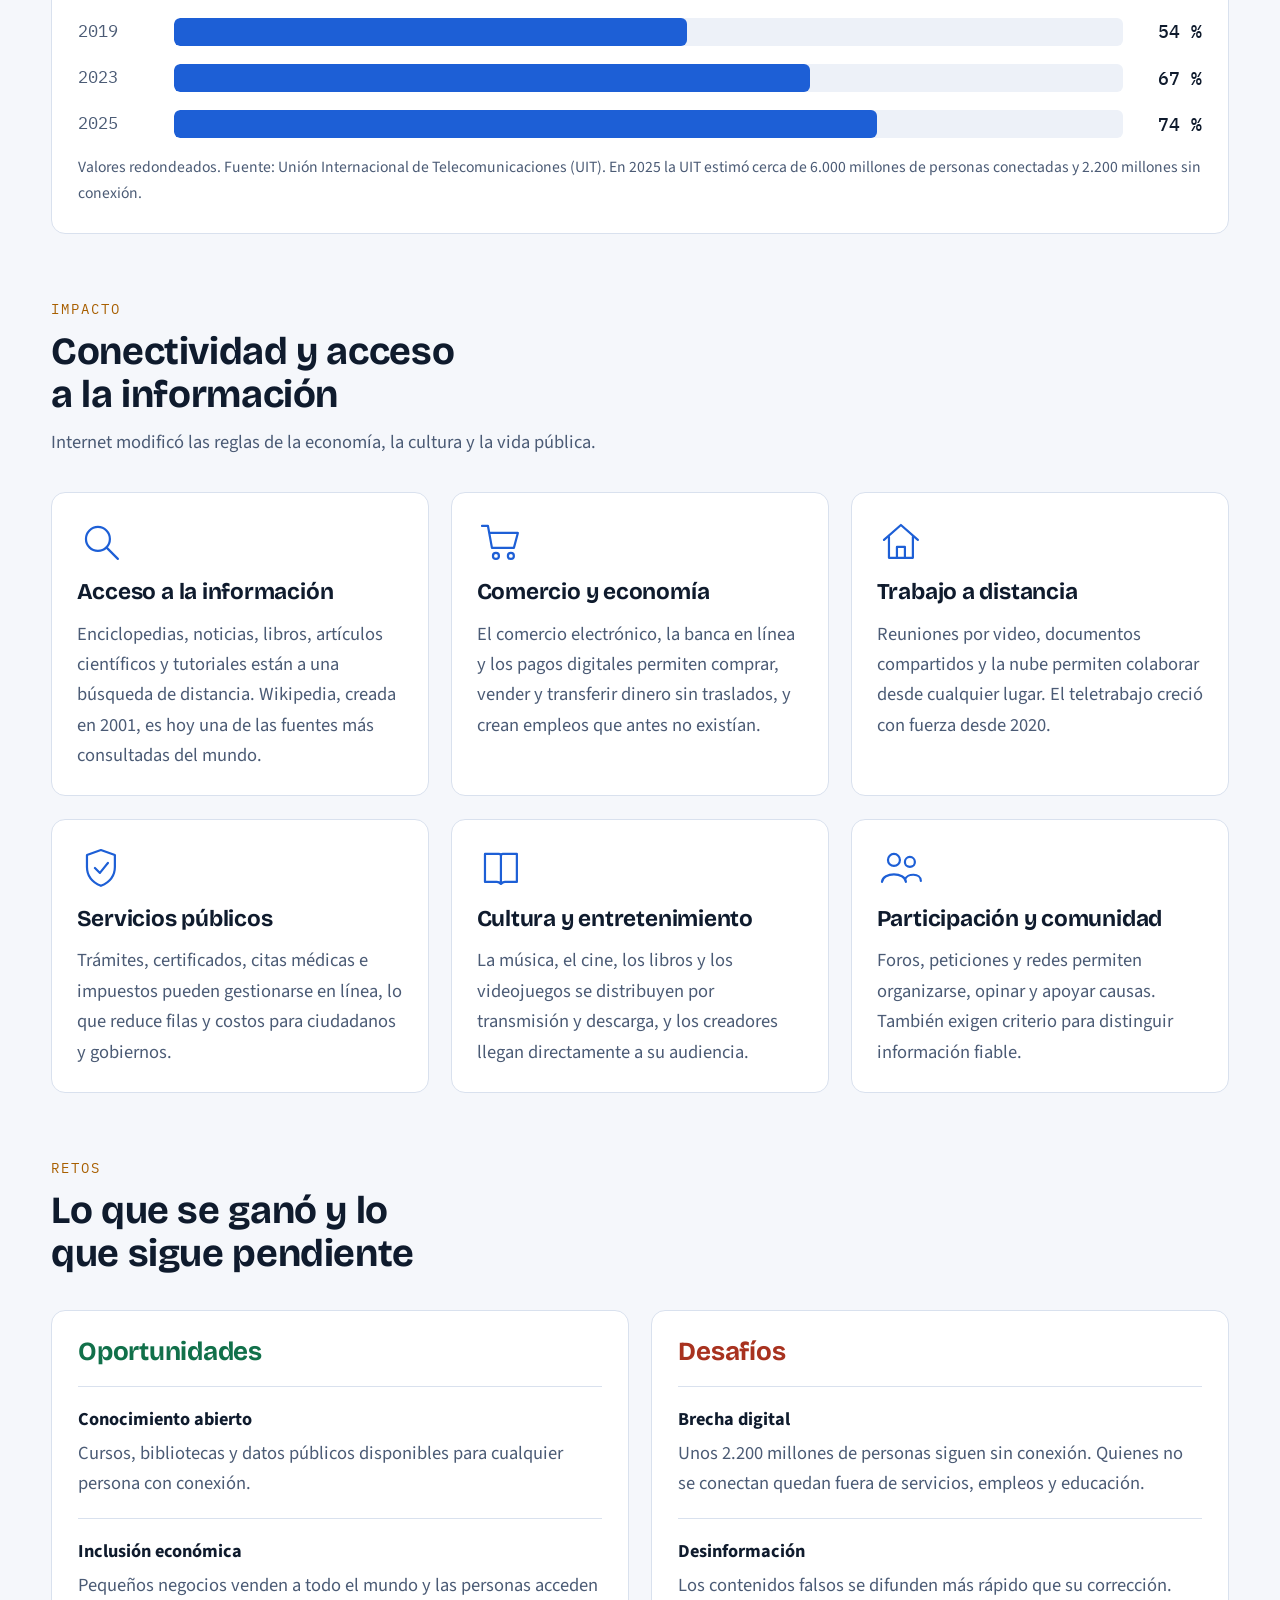
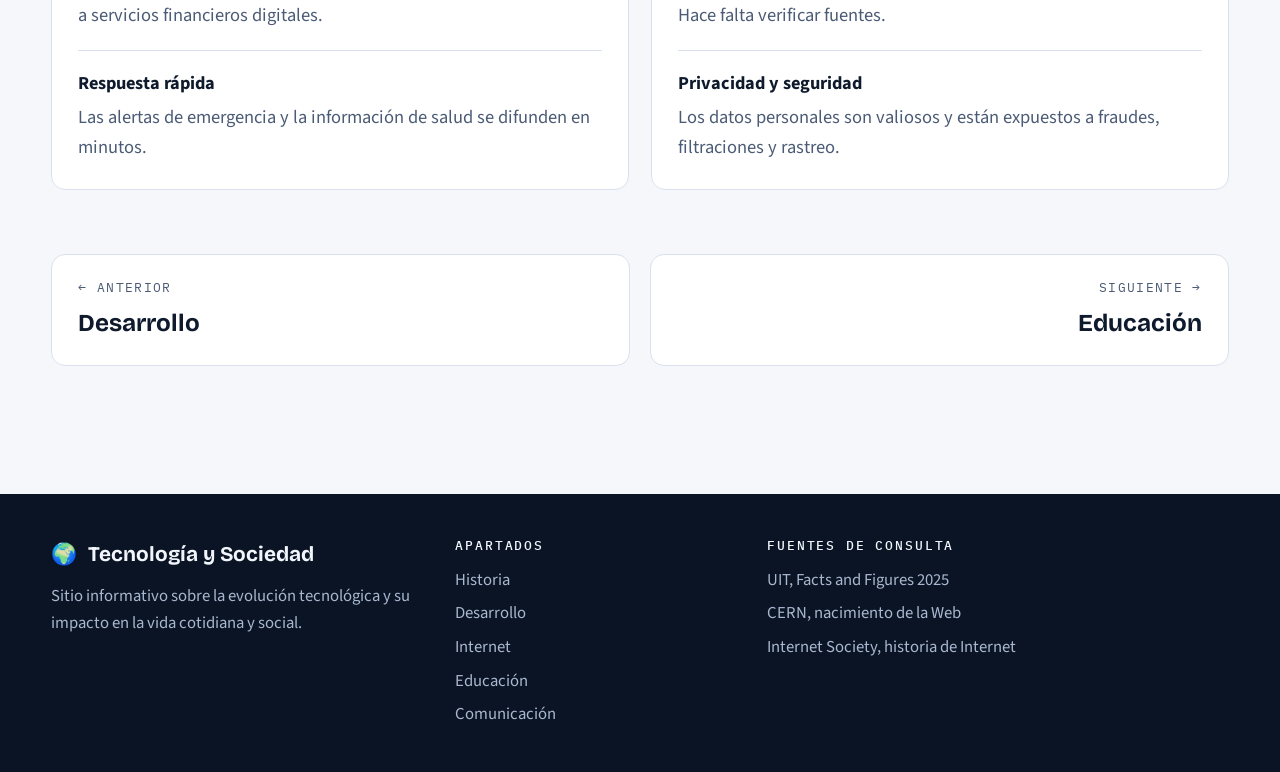
<file: internet.html>
<!doctype html>
<html lang="es">

<head>
    <meta charset="utf-8">
    <meta name="viewport" content="width=device-width, initial-scale=1">
    <meta name="description"
        content="Internet como red global: historia, funcionamiento, cifras e impacto en la conectividad y el acceso a la información.">
    <title>Internet · Tecnología y Sociedad</title>
    <link rel="preconnect" href="https://fonts.googleapis.com">
    <link rel="preconnect" href="https://fonts.gstatic.com" crossorigin>
    <link rel="stylesheet"
        href="https://fonts.googleapis.com/css2?family=Bricolage+Grotesque:opsz,wght@12..96,500;12..96,700;12..96,800&family=IBM+Plex+Mono:wght@400;500&family=Source+Sans+3:wght@400;600;700&display=swap">
    <link rel="stylesheet" href="styles.css">
</head>

<body>
    <header class="site-header">
        <div class="wrap"><a class="brand" href="index.html" aria-label="Tecnología y Sociedad, ir al inicio"><span
                    class="logo" aria-hidden="true">🌍</span><span class="name">Tecnología y Sociedad</span></a>
            <nav class="nav" aria-label="Apartados"><a href="historia.html">Historia</a><a
                    href="desarrollo.html">Desarrollo</a><a href="internet.html" aria-current="page">Internet</a><a
                    href="educacion.html">Educación</a><a href="comunicacion.html">Comunicación</a></nav>
        </div>
    </header>
    <section class="hero hero-page"><svg class="wallpaper" viewBox="0 0 1440 700" preserveAspectRatio="xMaxYMid slice"
            aria-hidden="true" focusable="false">
            <defs>
                <radialGradient id="hpg" cx="0.819" cy="0.429" r="0.55">
                    <stop offset="0" stop-color="var(--hd-bg-2)" />
                    <stop offset="1" stop-color="var(--hd-bg)" />
                </radialGradient>
                <pattern id="hpp" width="36" height="36" patternUnits="userSpaceOnUse">
                    <circle cx="2" cy="2" r="1.2" fill="var(--hd-line)" opacity=".22" />
                </pattern>
                <linearGradient id="hpf" x1="0" x2="1">
                    <stop offset="0" stop-color="var(--hd-bg)" stop-opacity=".92" />
                    <stop offset=".55" stop-color="var(--hd-bg)" stop-opacity=".35" />
                    <stop offset="1" stop-color="var(--hd-bg)" stop-opacity="0" />
                </linearGradient>
            </defs>
            <rect width="1440" height="700" fill="url(#hpg)" />
            <rect width="1440" height="700" fill="url(#hpp)" />
            <circle cx="1180" cy="300" r="296" fill="none" stroke="var(--hd-line)" stroke-width="1"
                stroke-dasharray="3 9" opacity=".35" />
            <circle cx="1180" cy="300" r="250" fill="none" stroke="var(--hd-line)" stroke-width="1.6" opacity=".6" />
            <ellipse cx="1180" cy="300" rx="70.0" ry="250" fill="none" stroke="var(--hd-line)" stroke-width="1"
                opacity=".3" />
            <ellipse cx="1180" cy="300" rx="145.0" ry="250" fill="none" stroke="var(--hd-line)" stroke-width="1"
                opacity=".3" />
            <ellipse cx="1180" cy="300" rx="215.0" ry="250" fill="none" stroke="var(--hd-line)" stroke-width="1"
                opacity=".3" />
            <path d="M1180 50 V550" fill="none" stroke="var(--hd-line)" stroke-width="1" opacity=".3" />
            <ellipse cx="1180" cy="83.5" rx="125.0" ry="17.5" fill="none" stroke="var(--hd-line)" stroke-width="1"
                opacity=".3" />
            <ellipse cx="1180" cy="175.0" rx="216.5" ry="30.3" fill="none" stroke="var(--hd-line)" stroke-width="1"
                opacity=".3" />
            <ellipse cx="1180" cy="300.0" rx="250.0" ry="35.0" fill="none" stroke="var(--hd-line)" stroke-width="1"
                opacity=".3" />
            <ellipse cx="1180" cy="425.0" rx="216.5" ry="30.3" fill="none" stroke="var(--hd-line)" stroke-width="1"
                opacity=".3" />
            <ellipse cx="1180" cy="516.5" rx="125.0" ry="17.5" fill="none" stroke="var(--hd-line)" stroke-width="1"
                opacity=".3" />
            <path d="M1220.3 325.7 Q1255.0 316.2 1238.9 295.8" fill="none" stroke="var(--hd-line)" stroke-width="1.3"
                opacity=".55" />
            <path d="M1220.3 325.7 Q1272.5 310.7 1273.1 289.7" fill="none" stroke="var(--hd-line)" stroke-width="1.3"
                opacity=".55" />
            <path d="M1165.8 101.4 Q1164.7 77.8 1167.1 106.1" fill="none" stroke="var(--hd-line)" stroke-width="1.3"
                opacity=".55" />
            <path d="M1165.8 101.4 Q1152.4 67.1 1145.1 84.4" fill="none" stroke="var(--hd-line)" stroke-width="1.3"
                opacity=".55" />
            <path d="M1238.9 295.8 Q1281.9 290.2 1273.1 289.7" fill="none" stroke="var(--hd-line)" stroke-width="1.3"
                opacity=".55" />
            <path d="M1186.3 457.7 Q1176.2 511.2 1167.1 512.6" fill="none" stroke="var(--hd-line)" stroke-width="1.3"
                opacity=".55" />
            <path d="M1186.3 457.7 Q1213.3 504.3 1232.0 499.5" fill="none" stroke="var(--hd-line)" stroke-width="1.3"
                opacity=".55" />
            <path d="M1351.9 230.6 Q1344.7 259.1 1287.0 300.1" fill="none" stroke="var(--hd-line)" stroke-width="1.3"
                opacity=".55" />
            <path d="M1351.9 230.6 Q1337.4 252.7 1273.1 289.7" fill="none" stroke="var(--hd-line)" stroke-width="1.3"
                opacity=".55" />
            <path d="M1098.6 492.4 Q1087.9 530.7 1096.4 520.6" fill="none" stroke="var(--hd-line)" stroke-width="1.3"
                opacity=".55" />
            <path d="M1098.6 492.4 Q1062.7 496.2 1053.4 455.3" fill="none" stroke="var(--hd-line)" stroke-width="1.3"
                opacity=".55" />
            <path d="M1298.1 493.6 Q1275.4 520.4 1232.0 499.5" fill="none" stroke="var(--hd-line)" stroke-width="1.3"
                opacity=".55" />
            <path d="M963.4 198.4 Q930.3 235.0 947.5 284.7" fill="none" stroke="var(--hd-line)" stroke-width="1.3"
                opacity=".55" />
            <path d="M963.4 198.4 Q990.2 163.1 1059.2 158.3" fill="none" stroke="var(--hd-line)" stroke-width="1.3"
                opacity=".55" />
            <path d="M1300.0 83.9 Q1310.1 59.0 1295.6 79.9" fill="none" stroke="var(--hd-line)" stroke-width="1.3"
                opacity=".55" />
            <path d="M1300.0 83.9 Q1307.9 64.5 1291.0 90.8" fill="none" stroke="var(--hd-line)" stroke-width="1.3"
                opacity=".55" />
            <path d="M1253.1 218.3 Q1285.9 241.4 1273.1 289.7" fill="none" stroke="var(--hd-line)" stroke-width="1.3"
                opacity=".55" />
            <path d="M1001.3 468.8 Q1009.6 481.0 1053.4 455.3" fill="none" stroke="var(--hd-line)" stroke-width="1.3"
                opacity=".55" />
            <path d="M1001.3 468.8 Q966.3 454.8 973.4 410.2" fill="none" stroke="var(--hd-line)" stroke-width="1.3"
                opacity=".55" />
            <path d="M947.5 284.7 Q967.1 304.4 1038.6 323.1" fill="none" stroke="var(--hd-line)" stroke-width="1.3"
                opacity=".55" />
            <path d="M1167.1 512.6 Q1202.0 532.0 1232.0 499.5" fill="none" stroke="var(--hd-line)" stroke-width="1.3"
                opacity=".55" />
            <path d="M1379.1 332.1 Q1358.9 318.8 1287.0 300.1" fill="none" stroke="var(--hd-line)" stroke-width="1.3"
                opacity=".55" />
            <path d="M1273.1 289.7 Q1306.0 293.6 1287.0 300.1" fill="none" stroke="var(--hd-line)" stroke-width="1.3"
                opacity=".55" />
            <path d="M1038.6 323.1 Q1007.9 370.0 1025.4 397.3" fill="none" stroke="var(--hd-line)" stroke-width="1.3"
                opacity=".55" />
            <path d="M1295.6 79.9 Q1305.4 62.3 1291.0 90.8" fill="none" stroke="var(--hd-line)" stroke-width="1.3"
                opacity=".55" />
            <path d="M1279.3 132.1 Q1297.8 88.8 1291.0 90.8" fill="none" stroke="var(--hd-line)" stroke-width="1.3"
                opacity=".55" />
            <path d="M1025.4 397.3 Q976.8 416.7 973.4 410.2" fill="none" stroke="var(--hd-line)" stroke-width="1.3"
                opacity=".55" />
            <path d="M1123.8 163.8 Q1115.2 122.2 1124.4 129.6" fill="none" stroke="var(--hd-line)" stroke-width="1.3"
                opacity=".55" />
            <path d="M1123.8 163.8 Q1077.6 139.1 1059.2 158.3" fill="none" stroke="var(--hd-line)" stroke-width="1.3"
                opacity=".55" />
            <path d="M1124.4 129.6 Q1140.9 92.3 1167.1 106.1" fill="none" stroke="var(--hd-line)" stroke-width="1.3"
                opacity=".55" />
            <path d="M1167.1 106.1 Q1153.1 69.4 1145.1 84.4" fill="none" stroke="var(--hd-line)" stroke-width="1.3"
                opacity=".55" />
            <circle cx="1220.3" cy="325.7" r="4.2" fill="var(--hd-warm)" opacity="1" />
            <circle cx="1220.3" cy="325.7" r="11" fill="none" stroke="var(--hd-warm)" stroke-width="1" opacity=".5" />
            <circle cx="1165.8" cy="101.4" r="2.8" fill="var(--hd-fg)" opacity="0.85" />
            <circle cx="1238.9" cy="295.8" r="2.8" fill="var(--hd-fg)" opacity="0.85" />
            <circle cx="1186.3" cy="457.7" r="2.8" fill="var(--hd-fg)" opacity="0.85" />
            <circle cx="1351.9" cy="230.6" r="2.8" fill="var(--hd-fg)" opacity="0.85" />
            <circle cx="1098.6" cy="492.4" r="2.8" fill="var(--hd-fg)" opacity="0.85" />
            <circle cx="1298.1" cy="493.6" r="2.8" fill="var(--hd-fg)" opacity="0.85" />
            <circle cx="963.4" cy="198.4" r="4.2" fill="var(--hd-warm)" opacity="1" />
            <circle cx="963.4" cy="198.4" r="11" fill="none" stroke="var(--hd-warm)" stroke-width="1" opacity=".5" />
            <circle cx="1300.0" cy="83.9" r="2.8" fill="var(--hd-fg)" opacity="0.85" />
            <circle cx="1253.1" cy="218.3" r="2.8" fill="var(--hd-fg)" opacity="0.85" />
            <circle cx="1001.3" cy="468.8" r="2.8" fill="var(--hd-fg)" opacity="0.85" />
            <circle cx="947.5" cy="284.7" r="2.8" fill="var(--hd-fg)" opacity="0.85" />
            <circle cx="1053.4" cy="455.3" r="2.8" fill="var(--hd-fg)" opacity="0.85" />
            <circle cx="1167.1" cy="512.6" r="2.8" fill="var(--hd-fg)" opacity="0.85" />
            <circle cx="1379.1" cy="332.1" r="4.2" fill="var(--hd-warm)" opacity="1" />
            <circle cx="1379.1" cy="332.1" r="11" fill="none" stroke="var(--hd-warm)" stroke-width="1" opacity=".5" />
            <circle cx="1273.1" cy="289.7" r="2.8" fill="var(--hd-fg)" opacity="0.85" />
            <circle cx="1287.0" cy="300.1" r="2.8" fill="var(--hd-fg)" opacity="0.85" />
            <circle cx="1038.6" cy="323.1" r="2.8" fill="var(--hd-fg)" opacity="0.85" />
            <circle cx="1295.6" cy="79.9" r="2.8" fill="var(--hd-fg)" opacity="0.85" />
            <circle cx="1279.3" cy="132.1" r="2.8" fill="var(--hd-fg)" opacity="0.85" />
            <circle cx="1025.4" cy="397.3" r="2.8" fill="var(--hd-fg)" opacity="0.85" />
            <circle cx="973.4" cy="410.2" r="4.2" fill="var(--hd-warm)" opacity="1" />
            <circle cx="973.4" cy="410.2" r="11" fill="none" stroke="var(--hd-warm)" stroke-width="1" opacity=".5" />
            <circle cx="1123.8" cy="163.8" r="2.8" fill="var(--hd-fg)" opacity="0.85" />
            <circle cx="1124.4" cy="129.6" r="2.8" fill="var(--hd-fg)" opacity="0.85" />
            <circle cx="1291.0" cy="90.8" r="2.8" fill="var(--hd-fg)" opacity="0.85" />
            <circle cx="1096.4" cy="520.6" r="2.8" fill="var(--hd-fg)" opacity="0.85" />
            <circle cx="1167.1" cy="106.1" r="2.8" fill="var(--hd-fg)" opacity="0.85" />
            <circle cx="1145.1" cy="84.4" r="2.8" fill="var(--hd-fg)" opacity="0.85" />
            <circle cx="1232.0" cy="499.5" r="4.2" fill="var(--hd-warm)" opacity="1" />
            <circle cx="1232.0" cy="499.5" r="11" fill="none" stroke="var(--hd-warm)" stroke-width="1" opacity=".5" />
            <circle cx="1059.2" cy="158.3" r="2.8" fill="var(--hd-fg)" opacity="0.85" />
            <rect width="1440" height="700" fill="url(#hpf)" />
        </svg>
        <div class="wrap">
            <div class="copy">
                <div class="eyebrow">Apartado · Internet</div>
                <h1>Internet, la red global</h1>
                <p class="lead">Una red de redes que conecta a miles de millones de personas y cambió la forma de
                    acceder a la información, comprar, trabajar y relacionarse.</p>
                <div class="chips"><a href="#que-es">Qué es</a><a href="#historia">Cómo surgió</a><a
                        href="#funcionamiento">Cómo funciona</a><a href="#cifras">Cifras</a><a
                        href="#impacto">Impacto</a><a href="#retos">Retos</a></div>
            </div>
        </div>
    </section>
    <section class="section" id="que-es">
        <div class="wrap">
            <div class="section-head"><span class="kicker">Qué es</span>
                <h2>Internet y la Web no son lo mismo</h2>
            </div>
            <div class="grid g2">
                <div class="card">
                    <h3>Internet</h3>
                    <p>Es la infraestructura: millones de redes de computadoras, cables, antenas y satélites conectados
                        mediante un conjunto de reglas llamado TCP/IP. Sirve para enviar datos de cualquier tipo.</p>
                </div>
                <div class="card">
                    <h3>La World Wide Web</h3>
                    <p>Es un servicio que funciona sobre Internet: páginas enlazadas, que se consultan con un navegador.
                        El correo electrónico, la mensajería y los videojuegos en línea también usan Internet, pero no
                        son la Web.</p>
                </div>
            </div>
        </div>
    </section>
    <section class="section" id="historia">
        <div class="wrap">
            <div class="section-head"><span class="kicker">Cómo surgió</span>
                <h2>De una red experimental a la red global</h2>
            </div>
            <ol class="tl">
                <li>
                    <div class="when">1969</div>
                    <div class="what"><svg class="ico" viewBox="0 0 48 48" fill="none" stroke="currentColor"
                            stroke-width="2.2" stroke-linecap="round" stroke-linejoin="round" aria-hidden="true">
                            <rect x="10" y="12" width="28" height="24" rx="3" />
                            <path d="M6 20 H10 M6 28 H10 M38 20 H42 M38 28 H42" />
                            <circle cx="24" cy="24" r="5" />
                        </svg>
                        <div>
                            <h3>ARPANET: el primer mensaje</h3>
                            <p>El 29 de octubre de 1969 se envió el primer mensaje entre la Universidad de California en
                                Los Ángeles y el Instituto de Investigación de Stanford. Era un proyecto militar y
                                académico de EE. UU.</p>
                        </div>
                    </div>
                </li>
                <li>
                    <div class="when">1971</div>
                    <div class="what"><svg class="ico" viewBox="0 0 48 48" fill="none" stroke="currentColor"
                            stroke-width="2.2" stroke-linecap="round" stroke-linejoin="round" aria-hidden="true">
                            <path d="M8 10 H40 V31 H24 L15 39 V31 H8 Z" />
                            <path d="M15 18 H33 M15 24 H27" />
                        </svg>
                        <div>
                            <h3>Aparece el correo electrónico</h3>
                            <p>Ray Tomlinson envió el primer correo entre computadoras de una red y adoptó el símbolo @
                                para separar usuario y equipo.</p>
                        </div>
                    </div>
                </li>
                <li>
                    <div class="when">1983</div>
                    <div class="what"><svg class="ico" viewBox="0 0 48 48" fill="none" stroke="currentColor"
                            stroke-width="2.2" stroke-linecap="round" stroke-linejoin="round" aria-hidden="true">
                            <circle cx="24" cy="24" r="7" />
                            <path
                                d="M24 6 V12 M24 36 V42 M6 24 H12 M36 24 H42 M11 11 L15 15 M33 33 L37 37 M37 11 L33 15 M15 33 L11 37" />
                            <circle cx="24" cy="24" r="14" />
                        </svg>
                        <div>
                            <h3>TCP/IP: el idioma común</h3>
                            <p>El 1 de enero de 1983 ARPANET adoptó TCP/IP. Desde entonces redes distintas pudieron
                                conectarse entre sí: nació Internet como «red de redes». Ese mismo año se creó el
                                sistema de nombres de dominio (DNS).</p>
                        </div>
                    </div>
                </li>
                <li>
                    <div class="when">1989 – 1991</div>
                    <div class="what"><svg class="ico" viewBox="0 0 48 48" fill="none" stroke="currentColor"
                            stroke-width="2.2" stroke-linecap="round" stroke-linejoin="round" aria-hidden="true">
                            <circle cx="24" cy="24" r="17" />
                            <ellipse cx="24" cy="24" rx="7" ry="17" />
                            <path d="M7 24 H41 M10 15 H38 M10 33 H38" />
                        </svg>
                        <div>
                            <h3>La World Wide Web</h3>
                            <p>Tim Berners-Lee, en el CERN, creó el HTML, el protocolo HTTP y las direcciones web (URL).
                                El primer sitio público se publicó en 1991.</p>
                        </div>
                    </div>
                </li>
                <li>
                    <div class="when">1993 – 1998</div>
                    <div class="what"><svg class="ico" viewBox="0 0 48 48" fill="none" stroke="currentColor"
                            stroke-width="2.2" stroke-linecap="round" stroke-linejoin="round" aria-hidden="true">
                            <circle cx="21" cy="21" r="12" />
                            <path d="M30 30 L41 41" />
                        </svg>
                        <div>
                            <h3>Navegadores y buscadores</h3>
                            <p>El navegador Mosaic (1993) hizo la Web visual. Los buscadores como Yahoo! y Google (1998)
                                permitieron encontrar información entre millones de páginas.</p>
                        </div>
                    </div>
                </li>
                <li>
                    <div class="when">2004 – 2010</div>
                    <div class="what"><svg class="ico" viewBox="0 0 48 48" fill="none" stroke="currentColor"
                            stroke-width="2.2" stroke-linecap="round" stroke-linejoin="round" aria-hidden="true">
                            <circle cx="17" cy="16" r="6" />
                            <circle cx="33" cy="18" r="5" />
                            <path d="M5 38 C6 28 28 28 29 38 M28 36 C30 29 44 29 44 37" />
                        </svg>
                        <div>
                            <h3>Web 2.0 y redes sociales</h3>
                            <p>Con Facebook (2004), YouTube (2005) y Twitter (2006), los usuarios dejaron de solo leer y
                                comenzaron a producir contenido.</p>
                        </div>
                    </div>
                </li>
                <li>
                    <div class="when">2007 – hoy</div>
                    <div class="what"><svg class="ico" viewBox="0 0 48 48" fill="none" stroke="currentColor"
                            stroke-width="2.2" stroke-linecap="round" stroke-linejoin="round" aria-hidden="true">
                            <rect x="14" y="5" width="20" height="38" rx="4" />
                            <path d="M21 38 H27" />
                        </svg>
                        <div>
                            <h3>Internet móvil y de las cosas</h3>
                            <p>Los smartphones y las redes 4G y 5G llevaron Internet a todas partes. Hoy también se
                                conectan electrodomésticos, autos, sensores y relojes.</p>
                        </div>
                    </div>
                </li>
            </ol>
        </div>
    </section>
    <section class="section" id="funcionamiento">
        <div class="wrap">
            <div class="section-head"><span class="kicker">Cómo funciona</span>
                <h2>El recorrido de un mensaje o una página</h2>
                <p>Cuando abres un sitio web, tu solicitud pasa por varios equipos hasta llegar al servidor que guarda
                    la información.</p>
            </div>
            <div class="diagram"><svg viewBox="0 0 980 260" role="img"
                    aria-label="Diagrama del recorrido de la información: dispositivo, router, proveedor de Internet, red troncal con cables submarinos y servidor">
                    <defs>
                        <marker id="ar" viewBox="0 0 10 10" refX="8" refY="5" markerWidth="7" markerHeight="7"
                            orient="auto">
                            <path d="M0 0 L10 5 L0 10 z" fill="var(--accent)" />
                        </marker>
                    </defs>
                    <rect class="box" x="10" y="70" width="150" height="90" rx="12" /><text x="85" y="108"
                        text-anchor="middle" style="font-weight:700;font-size:15px">Tu dispositivo</text><text
                        class="sm" x="85" y="130" text-anchor="middle">Teléfono o computadora</text>
                    <rect class="box" x="205" y="70" width="150" height="90" rx="12" /><text x="280" y="108"
                        text-anchor="middle" style="font-weight:700;font-size:15px">Router</text><text class="sm"
                        x="280" y="130" text-anchor="middle">Red local, Wi-Fi</text>
                    <rect class="box" x="400" y="70" width="150" height="90" rx="12" /><text x="475" y="108"
                        text-anchor="middle" style="font-weight:700;font-size:15px">Proveedor (ISP)</text><text
                        class="sm" x="475" y="130" text-anchor="middle">Fibra, cable o móvil</text>
                    <rect class="box" x="595" y="70" width="150" height="90" rx="12" /><text x="670" y="108"
                        text-anchor="middle" style="font-weight:700;font-size:15px">Red troncal</text><text class="sm"
                        x="670" y="130" text-anchor="middle">Cables submarinos</text>
                    <rect class="box" x="790" y="70" width="150" height="90" rx="12" /><text x="865" y="108"
                        text-anchor="middle" style="font-weight:700;font-size:15px">Servidor</text><text class="sm"
                        x="865" y="130" text-anchor="middle">Centro de datos</text>
                    <path class="link" d="M160 115 H205" marker-end="url(#ar)" />
                    <path class="link" d="M355 115 H400" marker-end="url(#ar)" />
                    <path class="link" d="M550 115 H595" marker-end="url(#ar)" />
                    <path class="link" d="M745 115 H790" marker-end="url(#ar)" />
                    <path class="ln2" d="M670 160 C670 215 870 215 865 162" />
                    <circle class="dot" cx="670" cy="160" r="5" />
                    <circle class="dot" cx="865" cy="162" r="5" /><text class="sm" x="768" y="238"
                        text-anchor="middle">Más del 95 % del tráfico entre continentes viaja por cables
                        submarinos</text><text class="sm" x="490" y="40" text-anchor="middle">Los datos se dividen en
                        paquetes que viajan por la ruta disponible usando el protocolo TCP/IP</text>
                </svg></div>
        </div>
    </section>
    <section class="section" id="cifras">
        <div class="wrap">
            <div class="section-head"><span class="kicker">Cifras</span>
                <h2>Porcentaje de la población mundial que usa Internet</h2>
                <p>El crecimiento fue rápido: en veinte años se pasó de uno de cada seis a casi tres de cada cuatro
                    personas.</p>
            </div>
            <div class="bars">
                <div class="bar"><span class="y">2005</span><span class="track"><span class="fill"
                            style="width:16%"></span></span><span class="v">16 %</span></div>
                <div class="bar"><span class="y">2010</span><span class="track"><span class="fill"
                            style="width:29%"></span></span><span class="v">29 %</span></div>
                <div class="bar"><span class="y">2019</span><span class="track"><span class="fill"
                            style="width:54%"></span></span><span class="v">54 %</span></div>
                <div class="bar"><span class="y">2023</span><span class="track"><span class="fill"
                            style="width:67%"></span></span><span class="v">67 %</span></div>
                <div class="bar"><span class="y">2025</span><span class="track"><span class="fill"
                            style="width:74%"></span></span><span class="v">74 %</span></div>
                <p class="note">Valores redondeados. Fuente: Unión Internacional de Telecomunicaciones (UIT). En 2025 la
                    UIT estimó cerca de 6.000 millones de personas conectadas y 2.200 millones sin conexión.</p>
            </div>
        </div>
    </section>
    <section class="section" id="impacto">
        <div class="wrap">
            <div class="section-head"><span class="kicker">Impacto</span>
                <h2>Conectividad y acceso a la información</h2>
                <p>Internet modificó las reglas de la economía, la cultura y la vida pública.</p>
            </div>
            <div class="grid g3">
                <div class="card"><svg class="ico" viewBox="0 0 48 48" fill="none" stroke="currentColor"
                        stroke-width="2.2" stroke-linecap="round" stroke-linejoin="round" aria-hidden="true">
                        <circle cx="21" cy="21" r="12" />
                        <path d="M30 30 L41 41" />
                    </svg>
                    <h3>Acceso a la información</h3>
                    <p>Enciclopedias, noticias, libros, artículos científicos y tutoriales están a una búsqueda de
                        distancia. Wikipedia, creada en 2001, es hoy una de las fuentes más consultadas del mundo.</p>
                </div>
                <div class="card"><svg class="ico" viewBox="0 0 48 48" fill="none" stroke="currentColor"
                        stroke-width="2.2" stroke-linecap="round" stroke-linejoin="round" aria-hidden="true">
                        <path d="M5 8 H11 L15 30 H37 L41 15 H13" />
                        <circle cx="19" cy="38" r="3" />
                        <circle cx="34" cy="38" r="3" />
                    </svg>
                    <h3>Comercio y economía</h3>
                    <p>El comercio electrónico, la banca en línea y los pagos digitales permiten comprar, vender y
                        transferir dinero sin traslados, y crean empleos que antes no existían.</p>
                </div>
                <div class="card"><svg class="ico" viewBox="0 0 48 48" fill="none" stroke="currentColor"
                        stroke-width="2.2" stroke-linecap="round" stroke-linejoin="round" aria-hidden="true">
                        <path d="M7 22 L24 7 L41 22 M12 19 V40 H36 V19" />
                        <path d="M20 40 V29 H28 V40" />
                    </svg>
                    <h3>Trabajo a distancia</h3>
                    <p>Reuniones por video, documentos compartidos y la nube permiten colaborar desde cualquier lugar.
                        El teletrabajo creció con fuerza desde 2020.</p>
                </div>
                <div class="card"><svg class="ico" viewBox="0 0 48 48" fill="none" stroke="currentColor"
                        stroke-width="2.2" stroke-linecap="round" stroke-linejoin="round" aria-hidden="true">
                        <path d="M24 6 L38 11 V23 C38 33 31 39 24 42 C17 39 10 33 10 23 V11 Z" />
                        <path d="M18 24 L23 29 L31 19" />
                    </svg>
                    <h3>Servicios públicos</h3>
                    <p>Trámites, certificados, citas médicas e impuestos pueden gestionarse en línea, lo que reduce
                        filas y costos para ciudadanos y gobiernos.</p>
                </div>
                <div class="card"><svg class="ico" viewBox="0 0 48 48" fill="none" stroke="currentColor"
                        stroke-width="2.2" stroke-linecap="round" stroke-linejoin="round" aria-hidden="true">
                        <path
                            d="M8 10 H22 C24 10 24 12 24 12 V40 C24 40 22 38 20 38 H8 Z M40 10 H26 C24 10 24 12 24 12 V40 C24 40 26 38 28 38 H40 Z" />
                    </svg>
                    <h3>Cultura y entretenimiento</h3>
                    <p>La música, el cine, los libros y los videojuegos se distribuyen por transmisión y descarga, y los
                        creadores llegan directamente a su audiencia.</p>
                </div>
                <div class="card"><svg class="ico" viewBox="0 0 48 48" fill="none" stroke="currentColor"
                        stroke-width="2.2" stroke-linecap="round" stroke-linejoin="round" aria-hidden="true">
                        <circle cx="17" cy="16" r="6" />
                        <circle cx="33" cy="18" r="5" />
                        <path d="M5 38 C6 28 28 28 29 38 M28 36 C30 29 44 29 44 37" />
                    </svg>
                    <h3>Participación y comunidad</h3>
                    <p>Foros, peticiones y redes permiten organizarse, opinar y apoyar causas. También exigen criterio
                        para distinguir información fiable.</p>
                </div>
            </div>
        </div>
    </section>
    <section class="section" id="retos">
        <div class="wrap">
            <div class="section-head"><span class="kicker">Retos</span>
                <h2>Lo que se ganó y lo que sigue pendiente</h2>
            </div>
            <div class="pc">
                <div class="col pos">
                    <h3>Oportunidades</h3>
                    <div class="pt"><b>Conocimiento abierto</b><span>Cursos, bibliotecas y datos públicos disponibles
                            para cualquier persona con conexión.</span></div>
                    <div class="pt"><b>Inclusión económica</b><span>Pequeños negocios venden a todo el mundo y las
                            personas acceden a servicios financieros digitales.</span></div>
                    <div class="pt"><b>Respuesta rápida</b><span>Las alertas de emergencia y la información de salud se
                            difunden en minutos.</span></div>
                </div>
                <div class="col neg">
                    <h3>Desafíos</h3>
                    <div class="pt"><b>Brecha digital</b><span>Unos 2.200 millones de personas siguen sin conexión.
                            Quienes no se conectan quedan fuera de servicios, empleos y educación.</span></div>
                    <div class="pt"><b>Desinformación</b><span>Los contenidos falsos se difunden más rápido que su
                            corrección. Hace falta verificar fuentes.</span></div>
                    <div class="pt"><b>Privacidad y seguridad</b><span>Los datos personales son valiosos y están
                            expuestos a fraudes, filtraciones y rastreo.</span></div>
                </div>
            </div>
        </div>
    </section>
    <section class="section">
        <div class="wrap">
            <nav class="pager" aria-label="Navegación entre apartados"><a class="prev" href="desarrollo.html"><small>←
                        Anterior</small><strong>Desarrollo</strong></a><a class="next"
                    href="educacion.html"><small>Siguiente →</small><strong>Educación</strong></a></nav>
        </div>
    </section>
    <footer class="site-footer">
        <div class="wrap">
            <div>
                <div class="fb"><span aria-hidden="true">🌍</span>Tecnología y Sociedad</div>
                <p>Sitio informativo sobre la evolución tecnológica y su impacto en la vida cotidiana y social.</p>
            </div>
            <div>
                <h4>Apartados</h4>
                <ul>
                    <li><a href="historia.html">Historia</a></li>
                    <li><a href="desarrollo.html">Desarrollo</a></li>
                    <li><a href="internet.html">Internet</a></li>
                    <li><a href="educacion.html">Educación</a></li>
                    <li><a href="comunicacion.html">Comunicación</a></li>
                </ul>
            </div>
            <div>
                <h4>Fuentes de consulta</h4>
                <ul>
                    <li><a href="https://www.itu.int/en/mediacentre/Pages/PR-2025-11-17-Facts-and-Figures.aspx"
                            rel="noopener" target="_blank">UIT, Facts and Figures 2025</a></li>
                    <li><a href="https://home.cern/science/computing/birth-web" rel="noopener" target="_blank">CERN,
                            nacimiento de la Web</a></li>
                    <li><a href="https://www.internetsociety.org/internet/history-internet/" rel="noopener"
                            target="_blank">Internet Society, historia de Internet</a></li>
                </ul>
            </div>
        </div>
    </footer>
</body>

</html>
</file>
<file: styles.css>
/* Tecnología y Sociedad — hoja de estilos compartida
   Concepto: cabecera oscura con fondo de red global + contenido editorial claro, columnas anchas para escritorio. */

:root {
  --bg: #F5F7FB;
  --surface: #FFFFFF;
  --surface-2: #EDF1F8;
  --fg: #0F1B2D;
  --muted: #4B5B75;
  --line: #D9E1EE;
  --accent: #1D5FD6;
  --accent-fg: #FFFFFF;
  --warm: #A85F00;
  --good: #11704A;
  --bad: #A8321F;

  --hd-bg: #0A1424;
  --hd-bg-2: #12284A;
  --hd-fg: #F2F6FC;
  --hd-muted: #A9B8D0;
  --hd-line: #6EA8FF;
  --hd-accent: #7DB2FF;
  --hd-warm: #F0B14A;

  --il-bg: #E4EBF7;
  --il-a: #1D5FD6;
  --il-b: #FFFFFF;
  --il-c: #E39A1C;
  --il-d: #12233D;
  --il-w: #BFD0EA;
  --il-line: #12233D;

  --f-display: "Bricolage Grotesque", "Segoe UI", system-ui, sans-serif;
  --f-body: "Source Sans 3", "Segoe UI", system-ui, sans-serif;
  --f-mono: "IBM Plex Mono", ui-monospace, "SFMono-Regular", Menlo, monospace;
}
@media (prefers-color-scheme: dark) {
  :root:not([data-theme="light"]) {
    --bg: #0B1322; --surface: #121D31; --surface-2: #19263E; --fg: #E8EEF8; --muted: #9FADC6;
    --line: #25344F; --accent: #78AEFF; --accent-fg: #06101F; --warm: #F0B14A; --good: #4FD39B; --bad: #FF8F7C;
    --il-bg: #19263E; --il-a: #78AEFF; --il-b: #2A3B5A; --il-c: #F0B14A; --il-d: #070E1B; --il-w: #6F85AA; --il-line: #9FB4D6;
    color-scheme: dark;
  }
}
:root[data-theme="dark"] {
  --bg: #0B1322; --surface: #121D31; --surface-2: #19263E; --fg: #E8EEF8; --muted: #9FADC6;
  --line: #25344F; --accent: #78AEFF; --accent-fg: #06101F; --warm: #F0B14A; --good: #4FD39B; --bad: #FF8F7C;
  --il-bg: #19263E; --il-a: #78AEFF; --il-b: #2A3B5A; --il-c: #F0B14A; --il-d: #070E1B; --il-w: #6F85AA; --il-line: #9FB4D6;
  color-scheme: dark;
}

*, *::before, *::after { box-sizing: border-box; }
html { scroll-behavior: smooth; font-size: clamp(16px, 0.5vw + 11px, 44px); }
body {
  margin: 0;
  background: var(--bg);
  color: var(--fg);
  font-family: var(--f-body);
  font-size: 1.0625rem;
  line-height: 1.65;
  -webkit-font-smoothing: antialiased;
}
img, svg { max-width: 100%; }
a { color: var(--accent); }
h1, h2, h3, h4 { font-family: var(--f-display); line-height: 1.12; margin: 0; text-wrap: balance; letter-spacing: -0.01em; }
p { margin: 0; }
:focus-visible { outline: 3px solid var(--hd-warm); outline-offset: 3px; border-radius: 4px; }

.wrap { width: 100%; max-width: none; margin-inline: auto; padding-inline: clamp(16px, 4vw, 240px); }
.section { padding-block: clamp(2.5rem, 5vw, 4.5rem); }
.section + .section { padding-top: 0; }
.section-head { display: grid; gap: .6rem; margin-bottom: 2rem; max-width: 70ch; }
.section-head h2 { font-size: clamp(1.7rem, 3vw, 2.4rem); font-weight: 700; }
.section-head p { color: var(--muted); }
.kicker { font-family: var(--f-mono); font-size: .78rem; letter-spacing: .14em; text-transform: uppercase; color: var(--warm); }

/* ---------- Cabecera ---------- */
.site-header {
  position: sticky; top: env(safe-area-inset-top, 0px); z-index: 20;
  background: var(--hd-bg); color: var(--hd-fg);
  border-bottom: 1px solid rgba(125, 178, 255, .18);
}
.site-header .wrap { display: flex; align-items: center; gap: clamp(1rem, 3vw, 3rem); flex-wrap: wrap; padding-block: .7rem; }
.brand { display: flex; align-items: center; gap: .7rem; text-decoration: none; color: var(--hd-fg); }
.brand .logo { font-size: 2rem; line-height: 1; }
.brand .name { font-family: var(--f-display); font-weight: 700; font-size: 1.3rem; letter-spacing: -0.01em; white-space: nowrap; }
.nav { display: flex; gap: .25rem; min-width: 0; }
.nav a {
  color: var(--hd-muted); text-decoration: none; font-weight: 600; font-size: 1rem;
  padding: .55rem .95rem; border-radius: 8px; border-bottom: 2px solid transparent; white-space: nowrap;
}
.nav a:hover { color: var(--hd-fg); background: rgba(125, 178, 255, .12); }
.nav a[aria-current="page"] { color: var(--hd-fg); border-bottom-color: var(--hd-warm); background: rgba(125, 178, 255, .1); }

/* ---------- Portada ---------- */
.hero { position: relative; background: var(--hd-bg); color: var(--hd-fg); overflow: hidden; isolation: isolate; }
.hero .wallpaper { position: absolute; inset: 0; width: 100%; height: 100%; z-index: -1; display: block; }
.hero-home .wrap { padding-block: clamp(4.5rem, 11vw, 9.5rem); }
.hero-home .copy { max-width: 46rem; display: grid; gap: 1.5rem; }
.hero-home h1 { font-size: clamp(2.8rem, 7vw, 5.6rem); font-weight: 800; letter-spacing: -0.03em; line-height: 1; color: var(--hd-fg); }
.hero-home .eyebrow { font-family: var(--f-mono); font-size: .85rem; letter-spacing: .16em; text-transform: uppercase; color: var(--hd-warm); }
.hero .lead { font-size: clamp(1.1rem, 1.6vw, 1.35rem); color: var(--hd-muted); max-width: 40rem; }
.cta { display: flex; gap: .9rem; flex-wrap: wrap; margin-top: .4rem; }
.btn { display: inline-flex; align-items: center; gap: .5rem; padding: .85rem 1.35rem; border-radius: 10px; font-weight: 700; text-decoration: none; font-size: 1rem; border: 1.5px solid transparent; }
.btn-primary { background: var(--hd-warm); color: #1B1200; }
.btn-primary:hover { filter: brightness(1.08); }
.btn-ghost { color: var(--hd-fg); border-color: rgba(169, 184, 208, .5); }
.btn-ghost:hover { background: rgba(125, 178, 255, .14); }

.hero-page .wrap { padding-block: clamp(2.4rem, 5vw, 4rem); }
.hero-page .copy { max-width: 52rem; display: grid; gap: 1rem; }
.hero-page h1 { font-size: clamp(2.2rem, 5vw, 3.8rem); font-weight: 800; letter-spacing: -0.025em; color: var(--hd-fg); }
.hero-page .eyebrow { font-family: var(--f-mono); font-size: .8rem; letter-spacing: .16em; text-transform: uppercase; color: var(--hd-warm); }
.hero-page .chips { display: flex; gap: .5rem; flex-wrap: wrap; margin-top: .4rem; }
.chips a { color: var(--hd-fg); text-decoration: none; font-size: .92rem; font-weight: 600; padding: .35rem .8rem; border-radius: 999px; border: 1px solid rgba(169, 184, 208, .4); }
.chips a:hover { background: rgba(125, 178, 255, .16); }

/* ---------- Tarjetas de apartados (inicio) ---------- */
.topics { display: grid; grid-template-columns: repeat(5, minmax(0, 1fr)); gap: 1.1rem; }
.topic { display: grid; align-content: start; gap: .8rem; padding: 1.5rem 1.3rem; background: var(--surface); border: 1px solid var(--line); border-radius: 14px; text-decoration: none; color: var(--fg); transition: transform .2s, border-color .2s; }
.topic:hover { transform: translateY(-3px); border-color: var(--accent); }
.topic .ico { width: 3rem; height: 3rem; color: var(--accent); }
.topic h3 { font-size: 1.3rem; font-weight: 700; }
.topic p { color: var(--muted); font-size: .98rem; line-height: 1.5; }
.topic .go { font-weight: 700; color: var(--accent); font-size: .95rem; margin-top: .2rem; }

.stats { display: grid; grid-template-columns: repeat(4, minmax(0, 1fr)); gap: 1.1rem; }
.stat { display: grid; gap: .35rem; padding: 1.4rem 0 0; border-top: 3px solid var(--accent); }
.stat b { font-family: var(--f-display); font-size: clamp(2rem, 3.4vw, 3rem); font-weight: 800; line-height: 1; font-variant-numeric: tabular-nums; }
.stat span { color: var(--muted); font-size: .98rem; line-height: 1.5; }

.about { display: grid; grid-template-columns: minmax(0, 5fr) minmax(0, 7fr); gap: clamp(1.5rem, 4vw, 4rem); align-items: start; }
.about h2 { font-size: clamp(1.7rem, 3vw, 2.4rem); font-weight: 700; }
.about .txt { display: grid; gap: 1rem; color: var(--muted); font-size: 1.1rem; }
.about .txt p b { color: var(--fg); }

/* ---------- Línea de tiempo ---------- */
.tl { list-style: none; margin: 0; padding: 0; display: grid; }
.tl li { display: grid; grid-template-columns: minmax(8rem, 12rem) minmax(0, 1fr); gap: clamp(1rem, 3vw, 3rem); padding-block: 1.6rem; border-top: 1px solid var(--line); }
.tl li:last-child { border-bottom: 1px solid var(--line); }
.tl .when { font-family: var(--f-mono); font-weight: 500; font-size: 1.05rem; color: var(--warm); }
.tl .when small { display: block; color: var(--muted); font-size: .8rem; letter-spacing: .05em; margin-top: .25rem; text-transform: uppercase; }
.tl .what { display: grid; grid-template-columns: 3.25rem minmax(0, 1fr); gap: 1.1rem; align-items: start; }
.tl .what .ico { width: 3.25rem; height: 3.25rem; color: var(--accent); background: var(--surface-2); border-radius: 12px; padding: 9px; }
.tl h3 { font-size: 1.3rem; font-weight: 700; margin-bottom: .35rem; }
.tl p { color: var(--muted); max-width: 72ch; }
.tl .impact { margin-top: .6rem; color: var(--fg); font-size: .98rem; }
.tl .impact b { color: var(--accent); }

/* ---------- Tablas ---------- */
.table-scroll { overflow-x: auto; border: 1px solid var(--line); border-radius: 12px; background: var(--surface); }
table { border-collapse: collapse; width: 100%; min-width: 640px; font-size: 1rem; }
th, td { text-align: left; padding: .95rem 1.1rem; vertical-align: top; border-bottom: 1px solid var(--line); }
th { font-family: var(--f-mono); font-size: .76rem; letter-spacing: .1em; text-transform: uppercase; color: var(--muted); background: var(--surface-2); font-weight: 500; }
tr:last-child td { border-bottom: 0; }
td:first-child { font-weight: 700; }
td { color: var(--muted); }
td:first-child { color: var(--fg); }

/* ---------- Tarjetas de contenido ---------- */
.grid { display: grid; gap: 1.3rem; }
.g2 { grid-template-columns: repeat(2, minmax(0, 1fr)); }
.g3 { grid-template-columns: repeat(3, minmax(0, 1fr)); }
.g4 { grid-template-columns: repeat(4, minmax(0, 1fr)); }
.g5 { grid-template-columns: repeat(5, minmax(0, 1fr)); }

.card { display: grid; align-content: start; gap: .8rem; background: var(--surface); border: 1px solid var(--line); border-radius: 14px; padding: 1.4rem; min-width: 0; }
.card h3 { font-size: 1.3rem; font-weight: 700; }
.card p, .card li { color: var(--muted); }
.card .tag { font-family: var(--f-mono); font-size: .8rem; letter-spacing: .06em; color: var(--warm); }
.card ul { margin: 0; padding-left: 1.15rem; display: grid; gap: .35rem; }
.fig { margin: 0; background: var(--il-bg); border-radius: 10px; padding: .8rem; }
.il { display: block; width: 100%; height: auto; }
.il .a { fill: var(--il-a); } .il .b { fill: var(--il-b); } .il .c { fill: var(--il-c); }
.il .d { fill: var(--il-d); } .il .w { fill: var(--il-w); } .il .l { stroke: var(--il-line); stroke-width: 2; stroke-linecap: round; stroke-linejoin: round; }
.il .n { fill: none; } .il .sa { stroke: var(--il-a); stroke-width: 3; stroke-linecap: round; fill: none; } .il .sc { stroke: var(--il-c); stroke-width: 3; stroke-linecap: round; fill: none; }
.il .sw { stroke: var(--il-w); stroke-width: 3; stroke-linecap: round; fill: none; }
.il text { font-family: var(--f-mono); fill: var(--il-w); font-size: 11px; }
.ico { display: block; }
.ico * { vector-effect: non-scaling-stroke; }

.specs { display: grid; grid-template-columns: auto 1fr; gap: .25rem 1rem; margin: 0; font-size: .95rem; border-top: 1px solid var(--line); padding-top: .8rem; }
.specs dt { font-family: var(--f-mono); font-size: .74rem; letter-spacing: .08em; text-transform: uppercase; color: var(--muted); padding-top: .2rem; }
.specs dd { margin: 0; color: var(--fg); }

.cat { display: grid; gap: 1.4rem; margin-bottom: clamp(2.5rem, 5vw, 4rem); }
.cat:last-child { margin-bottom: 0; }
.cat-head { display: flex; align-items: baseline; justify-content: space-between; gap: 1rem; flex-wrap: wrap; border-bottom: 2px solid var(--fg); padding-bottom: .7rem; }
.cat-head h3 { font-size: clamp(1.5rem, 2.4vw, 2rem); font-weight: 700; }
.cat-head span { font-family: var(--f-mono); font-size: .82rem; color: var(--muted); letter-spacing: .06em; }

/* ---------- Diagrama y barras ---------- */
.diagram { background: var(--surface); border: 1px solid var(--line); border-radius: 14px; padding: 1.2rem; overflow-x: auto; }
.diagram svg { min-width: 760px; width: 100%; height: auto; display: block; }
.diagram text { font-family: var(--f-body); fill: var(--fg); font-size: 14px; }
.diagram .sm { fill: var(--muted); font-size: 12px; }
.diagram .box { fill: var(--surface-2); stroke: var(--line); stroke-width: 1.5; }
.diagram .hot { fill: var(--accent); }
.diagram .link { stroke: var(--accent); stroke-width: 2.5; fill: none; }
.diagram .ln2 { stroke: var(--warm); stroke-width: 2.5; fill: none; stroke-dasharray: 6 5; }
.diagram .dot { fill: var(--warm); }

.bars { display: grid; gap: .9rem; background: var(--surface); border: 1px solid var(--line); border-radius: 14px; padding: 1.5rem; }
.bar { display: grid; grid-template-columns: 4.5rem minmax(0, 1fr) 3.5rem; align-items: center; gap: 1rem; }
.bar .y { font-family: var(--f-mono); color: var(--muted); font-size: .95rem; }
.bar .track { background: var(--surface-2); border-radius: 6px; height: 1.6rem; overflow: hidden; }
.bar .fill { display: block; height: 100%; background: var(--accent); border-radius: 6px; }
.bar .v { font-family: var(--f-mono); font-variant-numeric: tabular-nums; font-weight: 500; text-align: right; }
.note { color: var(--muted); font-size: .9rem; }

/* ---------- Pros y contras ---------- */
.pc { display: grid; grid-template-columns: repeat(2, minmax(0, 1fr)); gap: 1.3rem; }
.pc .col { background: var(--surface); border: 1px solid var(--line); border-radius: 14px; padding: 1.5rem; display: grid; gap: 1.1rem; align-content: start; min-width: 0; }
.pc h3 { font-size: 1.5rem; font-weight: 700; }
.pc .pos h3 { color: var(--good); } .pc .neg h3 { color: var(--bad); }
.pc .pt { display: grid; gap: .2rem; padding-top: 1rem; border-top: 1px solid var(--line); }
.pc .pt b { font-size: 1.05rem; }
.pc .pt span { color: var(--muted); }

.verdict { background: var(--hd-bg); color: var(--hd-fg); border-radius: 16px; padding: clamp(1.5rem, 3vw, 2.6rem); display: grid; gap: .9rem; }
.verdict h3 { font-size: clamp(1.5rem, 2.6vw, 2.1rem); font-weight: 700; color: var(--hd-fg); }
.verdict p { color: var(--hd-muted); max-width: 80ch; }
.verdict b { color: var(--hd-warm); }

.callout { display: grid; gap: .4rem; padding: 1.4rem 1.6rem; border-radius: 12px; background: var(--surface-2); border: 1px solid var(--line); }
.callout b { font-family: var(--f-display); font-size: 1.15rem; }
.callout p { color: var(--muted); }

/* ---------- Navegación entre apartados ---------- */
.pager { display: grid; grid-template-columns: repeat(2, minmax(0, 1fr)); gap: 1.2rem; }
.pager a { display: grid; gap: .2rem; padding: 1.3rem 1.5rem; border: 1px solid var(--line); background: var(--surface); border-radius: 14px; text-decoration: none; color: var(--fg); }
.pager a:hover { border-color: var(--accent); }
.pager a small { font-family: var(--f-mono); text-transform: uppercase; letter-spacing: .1em; color: var(--muted); font-size: .76rem; }
.pager a strong { font-family: var(--f-display); font-size: 1.4rem; }
.pager .next { text-align: right; }
.pager .only { grid-column: 2; }

/* ---------- Pie ---------- */
.site-footer { background: var(--hd-bg); color: var(--hd-muted); margin-top: clamp(2.5rem, 5vw, 4rem); }
.site-footer .wrap { padding-block: 2.5rem; display: grid; grid-template-columns: minmax(0, 4fr) minmax(0, 3fr) minmax(0, 5fr); gap: 2rem; font-size: .96rem; }
.site-footer h4 { font-family: var(--f-mono); font-size: .76rem; letter-spacing: .14em; text-transform: uppercase; color: var(--hd-fg); font-weight: 500; margin-bottom: .8rem; }
.site-footer ul { list-style: none; margin: 0; padding: 0; display: grid; gap: .35rem; }
.site-footer a { color: var(--hd-muted); text-decoration: none; }
.site-footer a:hover { color: var(--hd-fg); text-decoration: underline; }
.site-footer .fb { display: flex; align-items: center; gap: .6rem; color: var(--hd-fg); font-family: var(--f-display); font-weight: 700; font-size: 1.2rem; margin-bottom: .6rem; }

/* ---------- Responsive ---------- */
@media (max-width: 1180px) {
  .topics { grid-template-columns: repeat(3, minmax(0, 1fr)); }
  .g4, .g5 { grid-template-columns: repeat(2, minmax(0, 1fr)); }
  .stats { grid-template-columns: repeat(2, minmax(0, 1fr)); }
  .site-footer .wrap { grid-template-columns: 1fr 1fr; }
}
@media (max-width: 900px) {
  .g3 { grid-template-columns: repeat(2, minmax(0, 1fr)); }
  .about, .pc { grid-template-columns: minmax(0, 1fr); }
}
@media (max-width: 760px) {
  .site-header .wrap { gap: .3rem; padding-block: .55rem; }
  .nav { width: 100%; overflow-x: auto; padding-bottom: .2rem; }
  .tl li { grid-template-columns: minmax(0, 1fr); gap: .6rem; }
  .topics, .g2, .g3, .g4, .g5, .pager { grid-template-columns: minmax(0, 1fr); }
  .pager .only { grid-column: auto; }
  .bar { grid-template-columns: 3.4rem minmax(0, 1fr) 3rem; gap: .6rem; }
  .site-footer .wrap { grid-template-columns: minmax(0, 1fr); }
}
@media (max-width: 480px) {
  .stats { grid-template-columns: minmax(0, 1fr); }
  .tl .what { grid-template-columns: 44px minmax(0, 1fr); }
  .tl .what .ico { width: 44px; height: 44px; padding: 7px; }
}
@media (prefers-reduced-motion: reduce) {
  html { scroll-behavior: auto; }
  .topic { transition: none; }
}
.card > .ico { width: 2.75rem; height: 2.75rem; color: var(--accent); }
</file>
